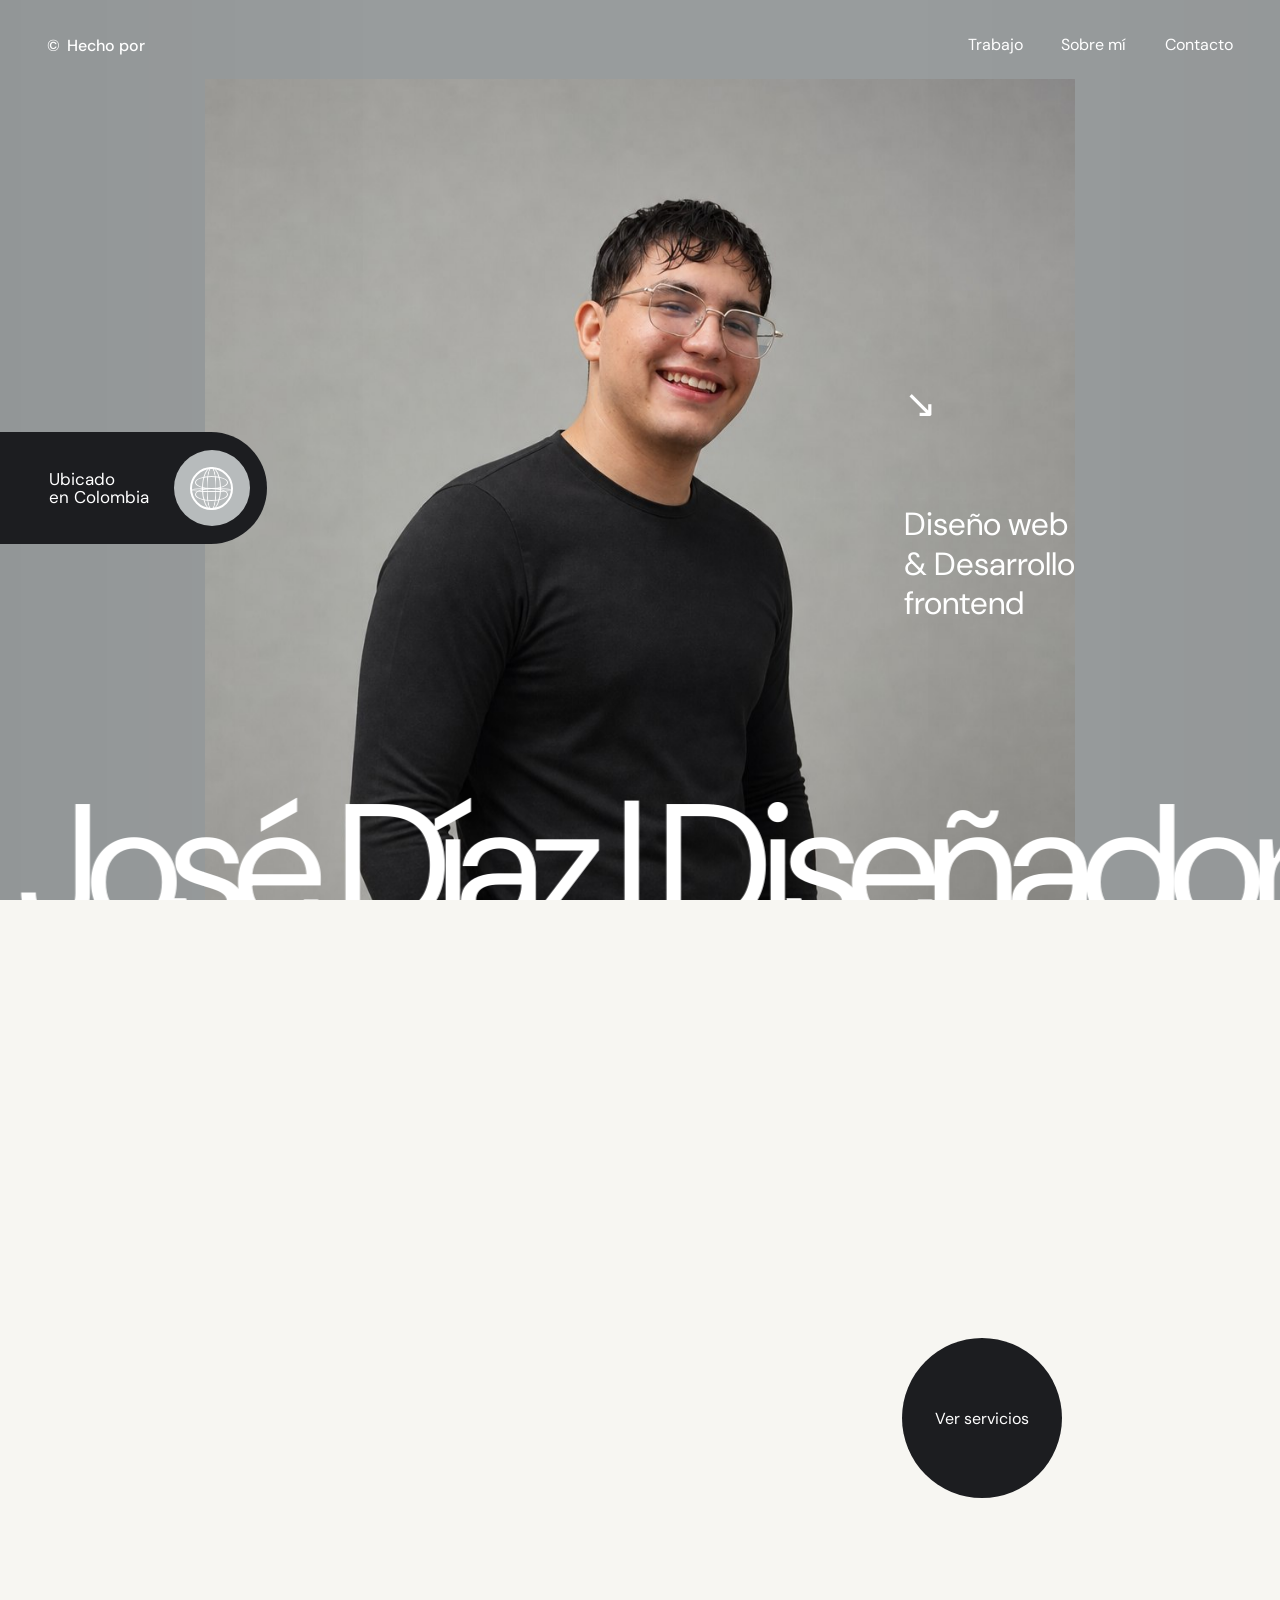
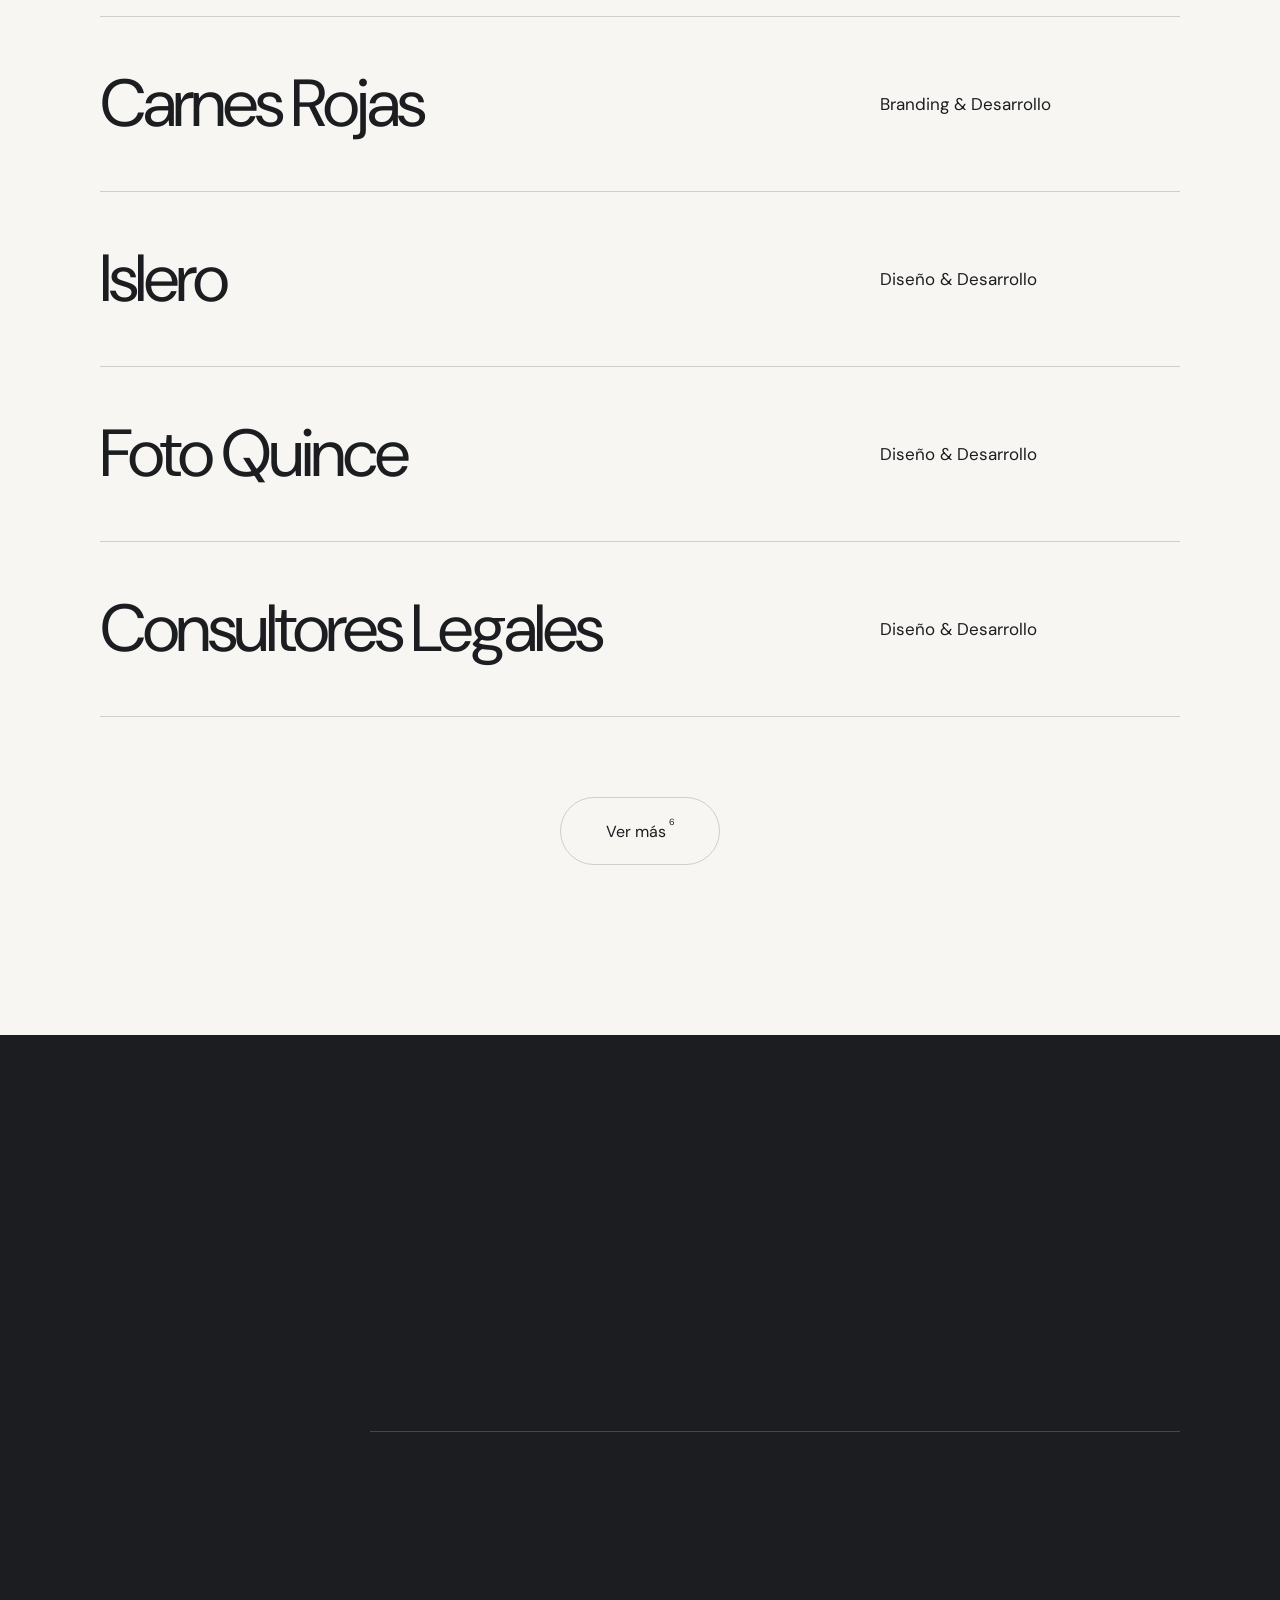
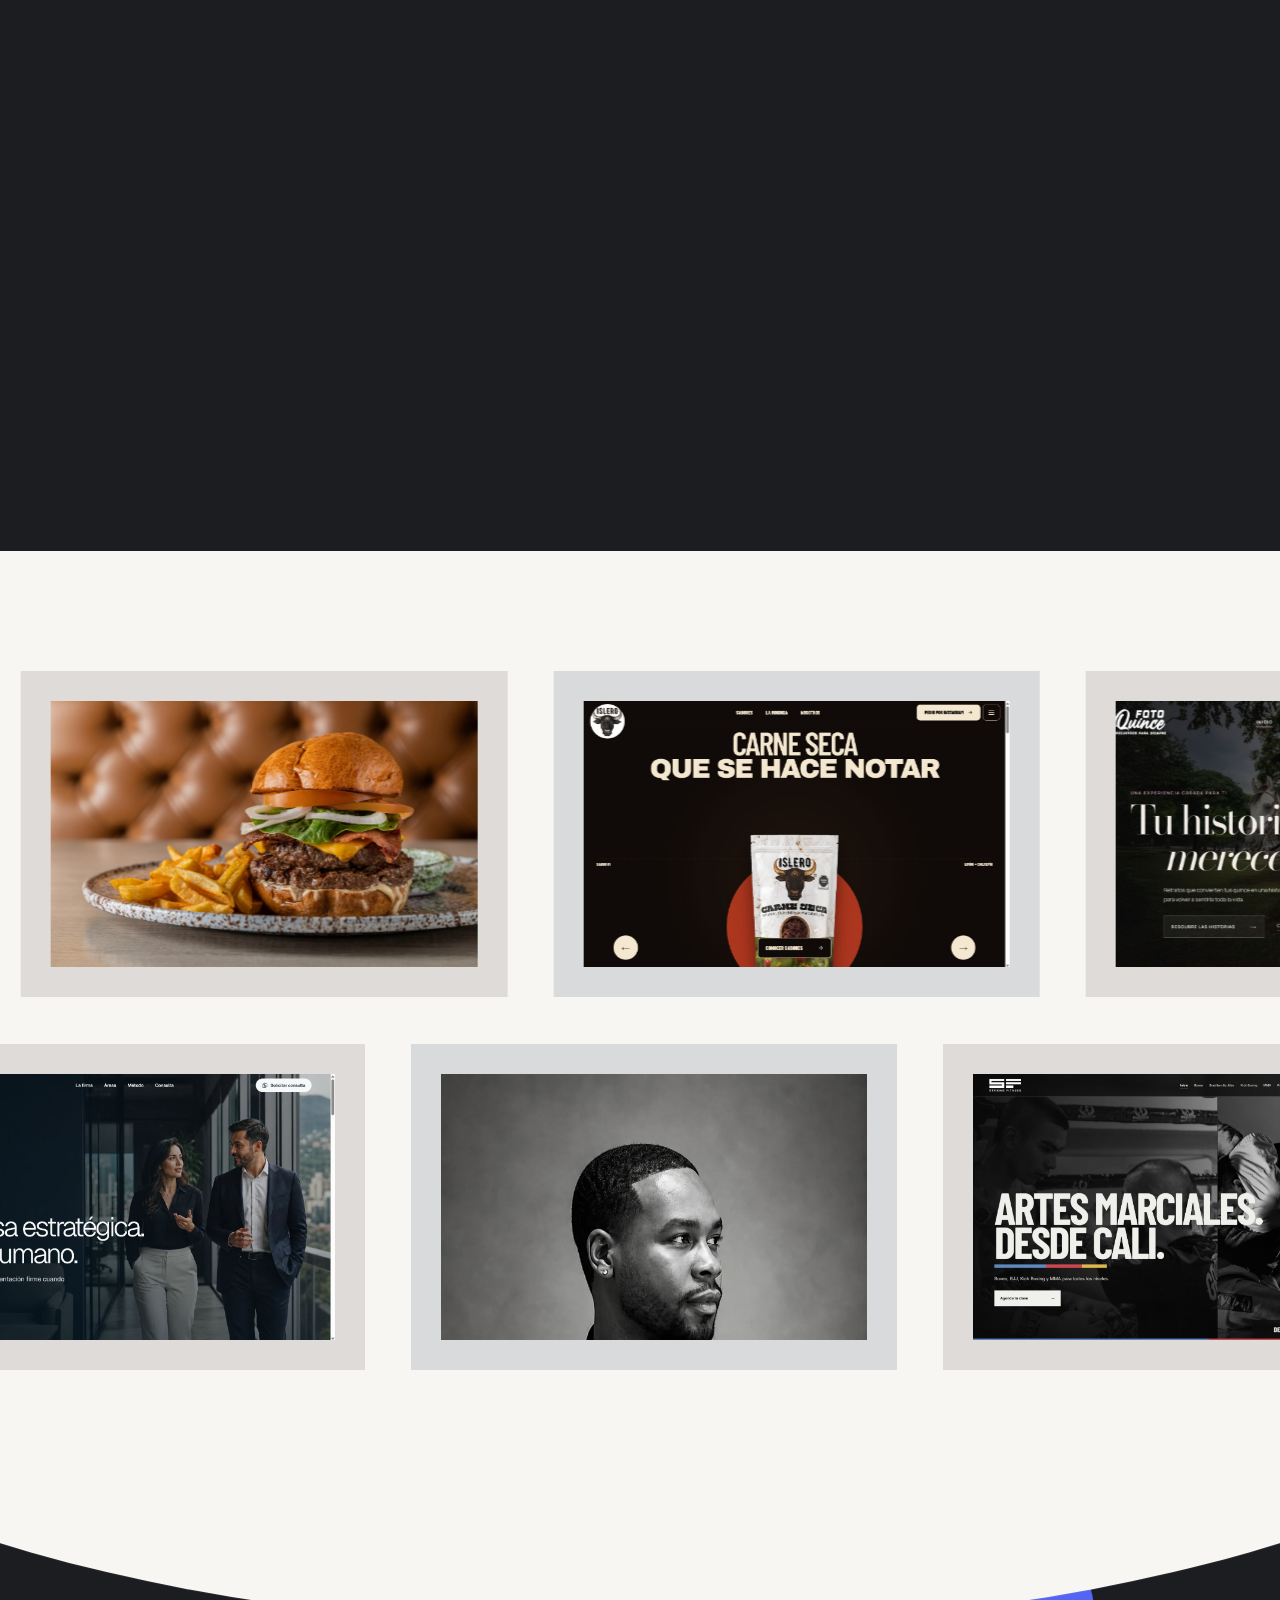
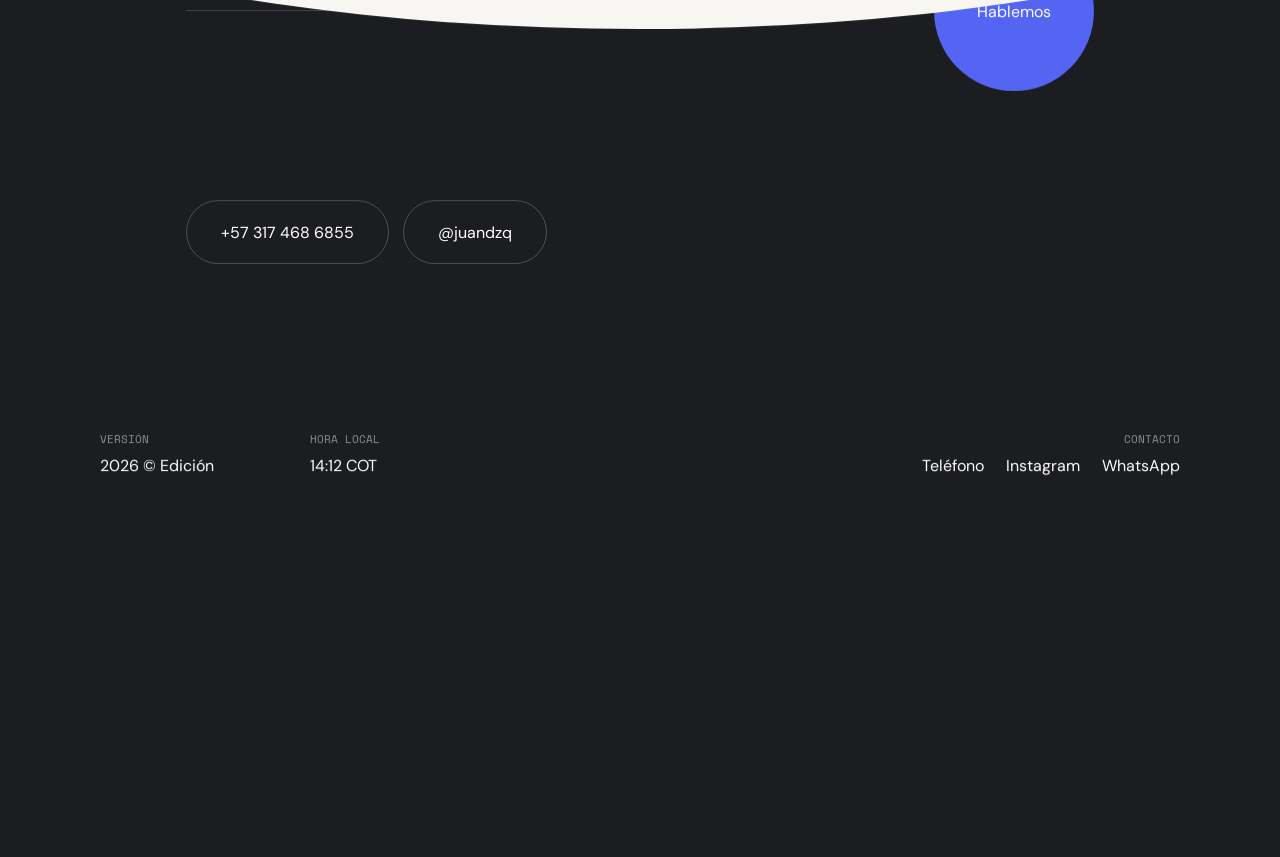
<file: index.html>
<!doctype html>
<html lang="es-CO">
<head>
  <meta charset="UTF-8">
  <meta name="viewport" content="width=device-width, initial-scale=1.0">
  <title>Juan José Díaz | Diseñador web y desarrollador frontend</title>
  <meta name="description" content="Portafolio de Juan José Díaz: diseño web, desarrollo frontend y experiencias digitales responsive para marcas y negocios.">
  <meta name="author" content="Juan José Díaz Quiñones">
  <meta name="robots" content="index, follow, max-image-preview:large">
  <meta name="theme-color" content="#1c1d20">
  <meta name="color-scheme" content="light">
  <meta name="format-detection" content="telephone=no">

  <link rel="canonical" href="https://juandzq.com/">
  <link rel="icon" href="assets/favicon.svg" type="image/svg+xml">
  <link rel="preload" as="image" href="assets/desarrollador-web-colombia-juan-jose-diaz-retrato.jpg" fetchpriority="high">

  <meta property="og:type" content="website">
  <meta property="og:locale" content="es_CO">
  <meta property="og:site_name" content="Juan José Díaz">
  <meta property="og:url" content="https://juandzq.com/">
  <meta property="og:title" content="Juan José Díaz — Diseño web con intención">
  <meta property="og:description" content="Diseño y desarrollo experiencias web rápidas, memorables y creadas para convertir visitas en oportunidades.">
  <meta property="og:image" content="https://juandzq.com/assets/social/juan-jose-diaz-portafolio-og-square-v3.jpg">
  <meta property="og:image:secure_url" content="https://juandzq.com/assets/social/juan-jose-diaz-portafolio-og-square-v3.jpg">
  <meta property="og:image:type" content="image/jpeg">
  <meta property="og:image:width" content="1200">
  <meta property="og:image:height" content="1200">
  <meta property="og:image:alt" content="Tarjeta cuadrada del portafolio de Juan José Díaz, optimizada para Instagram móvil.">
  <meta property="og:image" content="https://juandzq.com/assets/social/juan-jose-diaz-portafolio-og-v2.jpg">
  <meta property="og:image:secure_url" content="https://juandzq.com/assets/social/juan-jose-diaz-portafolio-og-v2.jpg">
  <meta property="og:image:type" content="image/jpeg">
  <meta property="og:image:width" content="1200">
  <meta property="og:image:height" content="630">
  <meta property="og:image:alt" content="Tarjeta panorámica del portafolio de Juan José Díaz.">

  <meta name="twitter:card" content="summary_large_image">
  <meta name="twitter:url" content="https://juandzq.com/">
  <meta name="twitter:title" content="Juan José Díaz — Diseño web con intención">
  <meta name="twitter:description" content="Experiencias web rápidas, memorables y creadas para convertir visitas en oportunidades.">
  <meta name="twitter:image" content="https://juandzq.com/assets/social/juan-jose-diaz-portafolio-og-v2.jpg">
  <meta name="twitter:image:alt" content="Tarjeta del portafolio de Juan José Díaz, diseñador web y desarrollador frontend.">

  <script type="application/ld+json">
    {
      "@context": "https://schema.org",
      "@graph": [
        {
          "@type": "WebSite",
          "@id": "https://juandzq.com/#website",
          "url": "https://juandzq.com/",
          "name": "Juan José Díaz",
          "alternateName": "Juan DZQ",
          "description": "Portafolio y servicios de desarrollo web en Colombia de Juan José Díaz Quiñones.",
          "inLanguage": "es-CO"
        },
        {
          "@type": "ProfilePage",
          "@id": "https://juandzq.com/#profile",
          "url": "https://juandzq.com/",
          "name": "Juan José Díaz | Diseñador web y desarrollador frontend",
          "description": "Portafolio de diseño web y desarrollo frontend de Juan José Díaz Quiñones.",
          "inLanguage": "es-CO",
          "isPartOf": {
            "@id": "https://juandzq.com/#website"
          },
          "mainEntity": {
            "@type": "Person",
            "@id": "https://juandzq.com/#juan-jose-diaz",
            "name": "Juan José Díaz Quiñones",
            "alternateName": "Juan DZQ",
            "jobTitle": "Diseñador web y desarrollador frontend",
            "url": "https://juandzq.com/",
            "image": "https://juandzq.com/assets/desarrollador-web-colombia-juan-jose-diaz.jpg",
            "sameAs": [
              "https://www.instagram.com/juandzq/",
              "https://github.com/JuanLegend"
            ],
            "knowsAbout": [
              "Diseño web",
              "Desarrollo frontend",
              "Experiencia de usuario",
              "Animación web"
            ]
          }
        }
      ]
    }
  </script>
  <link rel="preload" href="assets/fonts/dm-sans-latin.woff2" as="font" type="font/woff2" crossorigin>
  <link rel="stylesheet" href="fonts.css">
  <link rel="stylesheet" href="styles.css">
  <link rel="stylesheet" href="responsive-fixes.css">
  <script src="app.js" defer></script>
</head>
<body>
  <a class="skip-link" href="#contenido">Saltar al contenido</a>

  <div class="loader" aria-hidden="true">
    <div class="loader__dot"></div>
    <div class="loader__words">
      <span>Hola</span><span>Hello</span><span>Bonjour</span><span>Ciao</span><span>Olá</span><span>Bienvenido</span>
    </div>
  </div>

  <aside class="menu" aria-hidden="true">
    <button class="menu__close" type="button" aria-label="Cerrar menú">Cerrar</button>
    <div class="menu__panel">
      <p class="eyebrow">Navegación</p>
      <nav aria-label="Navegación del menú">
        <a href="#inicio"><span>01</span>Inicio</a>
        <a href="#trabajo"><span>02</span>Trabajo</a>
        <a href="#sobre-mi"><span>03</span>Sobre mí</a>
        <a href="#contacto"><span>04</span>Contacto</a>
      </nav>
      <div class="menu__bottom">
        <p class="eyebrow">Encuéntrame</p>
        <div>
          <a href="https://instagram.com/juandzq" target="_blank" rel="noreferrer">Instagram</a>
          <a href="https://wa.me/573174686855" target="_blank" rel="noreferrer">WhatsApp</a>
        </div>
      </div>
    </div>
  </aside>

  <header class="topbar">
    <a class="brand magnetic" href="#inicio">
      <span>©</span>
      <span class="brand__swap"><i>Hecho por</i><i>Juan José</i></span>
      <span class="visually-hidden">Volver al inicio</span>
    </a>
    <nav class="topbar__nav" aria-label="Navegación principal">
      <a class="magnetic" href="#trabajo">Trabajo</a>
      <a class="magnetic" href="#sobre-mi">Sobre mí</a>
      <a class="magnetic" href="#contacto">Contacto</a>
    </nav>
    <button class="menu-button magnetic" type="button" aria-label="Abrir menú" aria-expanded="false">
      <span>Menú</span><i></i><i></i>
    </button>
  </header>

  <main id="contenido">
    <section class="hero" id="inicio">
      <div class="hero__photo">
        <img src="assets/desarrollador-web-colombia-juan-jose-diaz-retrato.jpg" alt="Juan José Díaz, desarrollador web en Colombia" width="1024" height="1536" fetchpriority="high">
      </div>

      <div class="location-pill reveal">
        <span>Ubicado<br>en Colombia</span>
        <div class="globe" aria-label="Mundo animado" role="img">
          <div class="globe__core">
            <i class="globe__equator"></i>
            <i class="globe__latitude globe__latitude--one"></i>
            <i class="globe__latitude globe__latitude--two"></i>
            <i class="globe__longitude globe__longitude--one"></i>
            <i class="globe__longitude globe__longitude--two"></i>
            <i class="globe__longitude globe__longitude--three"></i>
          </div>
        </div>
      </div>

      <div class="hero__role reveal">
        <span class="hero__arrow" aria-hidden="true">↘</span>
        <p>Diseño web<br>& Desarrollo frontend</p>
      </div>

      <div class="name-marquee" aria-label="Juan José Díaz, diseñador web y desarrollador frontend">
        <div class="name-marquee__track">
          <h1>Juan José Díaz | Diseñador web y desarrollador frontend</h1>
          <span class="name-marquee__clone" aria-hidden="true">Juan José Díaz | Diseñador web y desarrollador frontend</span>
        </div>
      </div>
    </section>

    <section class="intro section-pad" id="sobre-mi">
      <div class="intro__statement reveal-lines">
        <h2>Diseño y desarrollo web para marcas que quieren destacar en Colombia.</h2>
      </div>
      <div class="intro__aside reveal">
        <p>Soy desarrollador web en Colombia y convierto ideas en sitios rápidos, responsive y enfocados en presentar mejor cada negocio.</p>
      </div>
      <a class="round-button magnetic" href="diseno-paginas-web-colombia"><span>Ver servicios</span></a>
    </section>

    <section class="projects section-pad" id="trabajo">
      <h2 class="visually-hidden">Proyectos de diseño y desarrollo web</h2>
      <div class="project-list" id="project-list" aria-label="Selección de proyectos de Juan José">
        <a class="project" href="https://carnes-de-res-rojas.vercel.app/" target="_blank" rel="noreferrer" data-image="assets/projects/carnes-rojas.png">
          <div class="project__row"><h3>Carnes Rojas</h3><p>Branding & Desarrollo</p></div>
        </a>
        <a class="project" href="https://islero-carne-seca.vercel.app/" target="_blank" rel="noreferrer" data-image="assets/projects/islero-carne-seca.png">
          <div class="project__row"><h3>Islero</h3><p>Diseño & Desarrollo</p></div>
        </a>
        <a class="project" href="https://foto-quince-cali.vercel.app/" target="_blank" rel="noreferrer" data-image="assets/projects/foto-quince.png">
          <div class="project__row"><h3>Foto Quince</h3><p>Diseño & Desarrollo</p></div>
        </a>
        <a class="project" href="https://consultores-legales-eb.vercel.app/" target="_blank" rel="noreferrer" data-image="assets/projects/consultores-legales-eb.png">
          <div class="project__row"><h3>Consultores Legales</h3><p>Diseño & Desarrollo</p></div>
        </a>
        <a class="project project--extra" href="https://calisto-burger-bbq.vercel.app/" target="_blank" rel="noreferrer" data-image="assets/projects/calisto-burger-bbq.webp">
          <div class="project__row"><h3>Calisto Burger</h3><p>Dirección & Desarrollo</p></div>
        </a>
        <a class="project project--extra" href="https://juanlegend.github.io/striking-fitness/" target="_blank" rel="noreferrer" data-image="assets/projects/striking-fitness.png">
          <div class="project__row"><h3>Striking Fitness</h3><p>Diseño & Desarrollo</p></div>
        </a>
        <a class="project project--extra" href="https://bayron-garcia-portfolio.vercel.app/" target="_blank" rel="noreferrer" data-image="assets/projects/bayron-garcia-editorial.webp">
          <div class="project__row"><h3>Bayron García</h3><p>Dirección & Desarrollo</p></div>
        </a>
        <a class="project project--extra" href="https://el-rancho-de-jonas.vercel.app/" target="_blank" rel="noreferrer" data-image="assets/projects/rancho-jonas.png">
          <div class="project__row"><h3>Rancho de Jonás</h3><p>UX & Desarrollo</p></div>
        </a>
        <a class="project project--extra" href="https://dr-juan-solis-landing.vercel.app/" target="_blank" rel="noreferrer" data-image="assets/projects/doctor-juan-solis.png">
          <div class="project__row"><h3>Dr. Juan Solís</h3><p>Diseño & Desarrollo</p></div>
        </a>
        <a class="project project--extra" href="#inicio" data-image="assets/projects/portfolio-juan.png">
          <div class="project__row"><h3>Juan José</h3><p>Dirección & Frontend</p></div>
        </a>
      </div>

      <div class="project-preview" aria-hidden="true">
        <div class="project-preview__art"></div><div class="project-preview__button">Ver</div>
      </div>

      <div class="project-cards" id="project-cards">
        <a class="project-card" href="https://carnes-de-res-rojas.vercel.app/" target="_blank" rel="noreferrer"><img src="assets/projects/carnes-rojas.png" alt="Portada del proyecto Carnes Rojas" width="1440" height="900" loading="lazy"><h3>Carnes Rojas</h3><p>Branding & Desarrollo</p></a>
        <a class="project-card" href="https://islero-carne-seca.vercel.app/" target="_blank" rel="noreferrer"><img src="assets/projects/islero-carne-seca.png" alt="Portada del proyecto Islero Carne Seca" width="1440" height="900" loading="lazy"><h3>Islero</h3><p>Diseño & Desarrollo</p></a>
        <a class="project-card" href="https://foto-quince-cali.vercel.app/" target="_blank" rel="noreferrer"><img src="assets/projects/foto-quince.png" alt="Portada del proyecto Foto Quince Cali" width="1440" height="900" loading="lazy"><h3>Foto Quince</h3><p>Diseño & Desarrollo</p></a>
        <a class="project-card" href="https://consultores-legales-eb.vercel.app/" target="_blank" rel="noreferrer"><img src="assets/projects/consultores-legales-eb.png" alt="Portada del proyecto Consultores Legales EB" width="1440" height="900" loading="lazy"><h3>Consultores Legales</h3><p>Diseño & Desarrollo</p></a>
        <a class="project-card project-card--extra" href="https://calisto-burger-bbq.vercel.app/" target="_blank" rel="noreferrer"><img src="assets/projects/calisto-burger-bbq.webp" alt="Portada del proyecto Calisto Burger & BBQ" width="2100" height="1400" loading="lazy"><h3>Calisto Burger</h3><p>Dirección & Desarrollo</p></a>
        <a class="project-card project-card--extra" href="https://juanlegend.github.io/striking-fitness/" target="_blank" rel="noreferrer"><img src="assets/projects/striking-fitness.png" alt="Portada del proyecto Striking Fitness" width="1440" height="900" loading="lazy"><h3>Striking Fitness</h3><p>Diseño & Desarrollo</p></a>
        <a class="project-card project-card--extra" href="https://bayron-garcia-portfolio.vercel.app/" target="_blank" rel="noreferrer"><img src="assets/projects/bayron-garcia-editorial.webp" alt="Nueva portada editorial del proyecto Bayron García" width="1440" height="900" loading="lazy"><h3>Bayron García</h3><p>Dirección & Desarrollo</p></a>
        <a class="project-card project-card--extra" href="https://el-rancho-de-jonas.vercel.app/" target="_blank" rel="noreferrer"><img src="assets/projects/rancho-jonas.png" alt="Portada del proyecto El Rancho de Jonás" width="1440" height="900" loading="lazy"><h3>Rancho de Jonás</h3><p>UX & Desarrollo</p></a>
        <a class="project-card project-card--extra" href="https://dr-juan-solis-landing.vercel.app/" target="_blank" rel="noreferrer"><img src="assets/projects/doctor-juan-solis.png" alt="Portada del proyecto Dr. Juan Solís" width="1440" height="900" loading="lazy"><h3>Dr. Juan Solís</h3><p>Diseño & Desarrollo</p></a>
        <a class="project-card project-card--extra" href="#inicio"><img src="assets/projects/portfolio-juan.png" alt="Portada del portafolio de Juan José" width="1440" height="900" loading="lazy"><h3>Juan José</h3><p>Dirección & Frontend</p></a>
      </div>

      <button class="more-work magnetic" type="button" aria-expanded="false" aria-controls="project-list project-cards">
        <span class="more-work__fill" aria-hidden="true"></span>
        <span class="more-work__label"><span class="more-work__text">Ver más</span><sup class="more-work__count">6</sup></span>
      </button>
    </section>

    <section class="services section-pad">
      <div class="section-heading section-heading--clean reveal"><h2>De la idea<br>al navegador.</h2></div>
      <div class="services__list">
        <article class="reveal"><span>01</span><h3><a href="diseno-paginas-web-colombia">Diseño web</a></h3><p>Dirección visual, UX, interfaces responsive y sistemas que conservan su identidad en cada pantalla.</p></article>
        <article class="reveal"><span>02</span><h3><a href="desarrollador-web-colombia">Desarrollo frontend</a></h3><p>Experiencias rápidas y mantenibles con HTML semántico, CSS moderno y JavaScript orientado al detalle.</p></article>
        <article class="reveal"><span>03</span><h3><a href="tiendas-virtuales-colombia">Tiendas virtuales</a></h3><p>Catálogos, pagos y experiencias de compra adaptadas al producto, al cliente y a la operación del negocio.</p></article>
      </div>
    </section>

    <section class="showcase" aria-label="Galería en movimiento de proyectos">
      <div class="showcase__viewport">
        <div class="showcase__track showcase__track--forward">
          <a href="https://carnes-de-res-rojas.vercel.app/" target="_blank" rel="noreferrer"><img src="assets/projects/carnes-rojas.png" alt="Carnes Rojas" width="1440" height="900" loading="lazy"><span>Carnes Rojas</span></a>
          <a href="https://calisto-burger-bbq.vercel.app/" target="_blank" rel="noreferrer"><img src="assets/projects/calisto-burger-bbq.webp" alt="Calisto Burger & BBQ" width="2100" height="1400" loading="lazy"><span>Calisto Burger</span></a>
          <a href="https://islero-carne-seca.vercel.app/" target="_blank" rel="noreferrer"><img src="assets/projects/islero-carne-seca.png" alt="Islero Carne Seca" width="1440" height="900" loading="lazy"><span>Islero</span></a>
          <a href="https://foto-quince-cali.vercel.app/" target="_blank" rel="noreferrer"><img src="assets/projects/foto-quince.png" alt="Foto Quince" width="1440" height="900" loading="lazy"><span>Foto Quince</span></a>
          <a href="https://consultores-legales-eb.vercel.app/" target="_blank" rel="noreferrer"><img src="assets/projects/consultores-legales-eb.png" alt="Consultores Legales EB" width="1440" height="900" loading="lazy"><span>Consultores Legales</span></a>
          <a href="https://juanlegend.github.io/striking-fitness/" target="_blank" rel="noreferrer"><img src="assets/projects/striking-fitness.png" alt="Striking Fitness" width="1440" height="900" loading="lazy"><span>Striking Fitness</span></a>
          <a href="https://bayron-garcia-portfolio.vercel.app/" target="_blank" rel="noreferrer"><img src="assets/projects/bayron-garcia-editorial.webp" alt="Bayron García" width="1440" height="900" loading="lazy"><span>Bayron García</span></a>
          <a href="https://el-rancho-de-jonas.vercel.app/" target="_blank" rel="noreferrer"><img src="assets/projects/rancho-jonas.png" alt="El Rancho de Jonás" width="1440" height="900" loading="lazy"><span>Rancho de Jonás</span></a>
          <a href="https://dr-juan-solis-landing.vercel.app/" target="_blank" rel="noreferrer"><img src="assets/projects/doctor-juan-solis.png" alt="Dr. Juan Solís" width="1440" height="900" loading="lazy"><span>Dr. Juan Solís</span></a>
        </div>
        <div class="showcase__track showcase__track--reverse">
          <a href="#inicio"><img src="assets/projects/portfolio-juan.png" alt="Portafolio Juan José" width="1440" height="900" loading="lazy"><span>Juan José</span></a>
          <a href="https://islero-carne-seca.vercel.app/" target="_blank" rel="noreferrer"><img src="assets/projects/islero-carne-seca.png" alt="Islero Carne Seca" width="1440" height="900" loading="lazy"><span>Islero</span></a>
          <a href="https://dr-juan-solis-landing.vercel.app/" target="_blank" rel="noreferrer"><img src="assets/projects/doctor-juan-solis.png" alt="Dr. Juan Solís" width="1440" height="900" loading="lazy"><span>Dr. Juan Solís</span></a>
          <a href="https://consultores-legales-eb.vercel.app/" target="_blank" rel="noreferrer"><img src="assets/projects/consultores-legales-eb.png" alt="Consultores Legales EB" width="1440" height="900" loading="lazy"><span>Consultores Legales</span></a>
          <a href="https://bayron-garcia-portfolio.vercel.app/" target="_blank" rel="noreferrer"><img src="assets/projects/bayron-garcia-editorial.webp" alt="Bayron García" width="1440" height="900" loading="lazy"><span>Bayron García</span></a>
          <a href="https://juanlegend.github.io/striking-fitness/" target="_blank" rel="noreferrer"><img src="assets/projects/striking-fitness.png" alt="Striking Fitness" width="1440" height="900" loading="lazy"><span>Striking Fitness</span></a>
          <a href="https://el-rancho-de-jonas.vercel.app/" target="_blank" rel="noreferrer"><img src="assets/projects/rancho-jonas.png" alt="El Rancho de Jonás" width="1440" height="900" loading="lazy"><span>Rancho de Jonás</span></a>
          <a href="https://calisto-burger-bbq.vercel.app/" target="_blank" rel="noreferrer"><img src="assets/projects/calisto-burger-bbq.webp" alt="Calisto Burger & BBQ" width="2100" height="1400" loading="lazy"><span>Calisto Burger</span></a>
          <a href="https://foto-quince-cali.vercel.app/" target="_blank" rel="noreferrer"><img src="assets/projects/foto-quince.png" alt="Foto Quince" width="1440" height="900" loading="lazy"><span>Foto Quince</span></a>
        </div>
      </div>
    </section>

    <section class="contact" id="contacto">
      <div class="contact__curve-wrap" aria-hidden="true">
        <div class="contact__curve"></div>
      </div>
      <div class="contact__inner section-pad">
        <div class="contact__title reveal">
          <img src="assets/desarrollador-web-colombia-juan-jose-diaz-retrato.jpg" alt="Juan José Díaz, diseñador y desarrollador web" width="1024" height="1536" loading="lazy">
          <h2>Trabajemos<br>juntos</h2>
        </div>
        <div class="contact__rule">
          <span class="contact__arrow" aria-hidden="true">↙</span>
          <a class="round-button round-button--blue magnetic" href="https://instagram.com/juandzq" target="_blank" rel="noreferrer"><span>Hablemos</span></a>
        </div>
        <div class="contact__links">
          <a class="pill magnetic" href="tel:+573174686855">+57 317 468 6855</a>
          <a class="pill magnetic" href="https://instagram.com/juandzq" target="_blank" rel="noreferrer">@juandzq</a>
        </div>
        <div class="contact__meta">
          <div><p class="eyebrow">Versión</p><p>2026 © Edición</p></div>
          <div><p class="eyebrow">Hora local</p><p id="local-time">--:-- COT</p></div>
          <div class="contact__social"><p class="eyebrow">Contacto</p><p><a href="tel:+573174686855">Teléfono</a><a href="https://instagram.com/juandzq" target="_blank" rel="noreferrer">Instagram</a><a href="https://wa.me/573174686855" target="_blank" rel="noreferrer">WhatsApp</a></p></div>
        </div>
      </div>
    </section>
  </main>
</body>
</html>
</file>
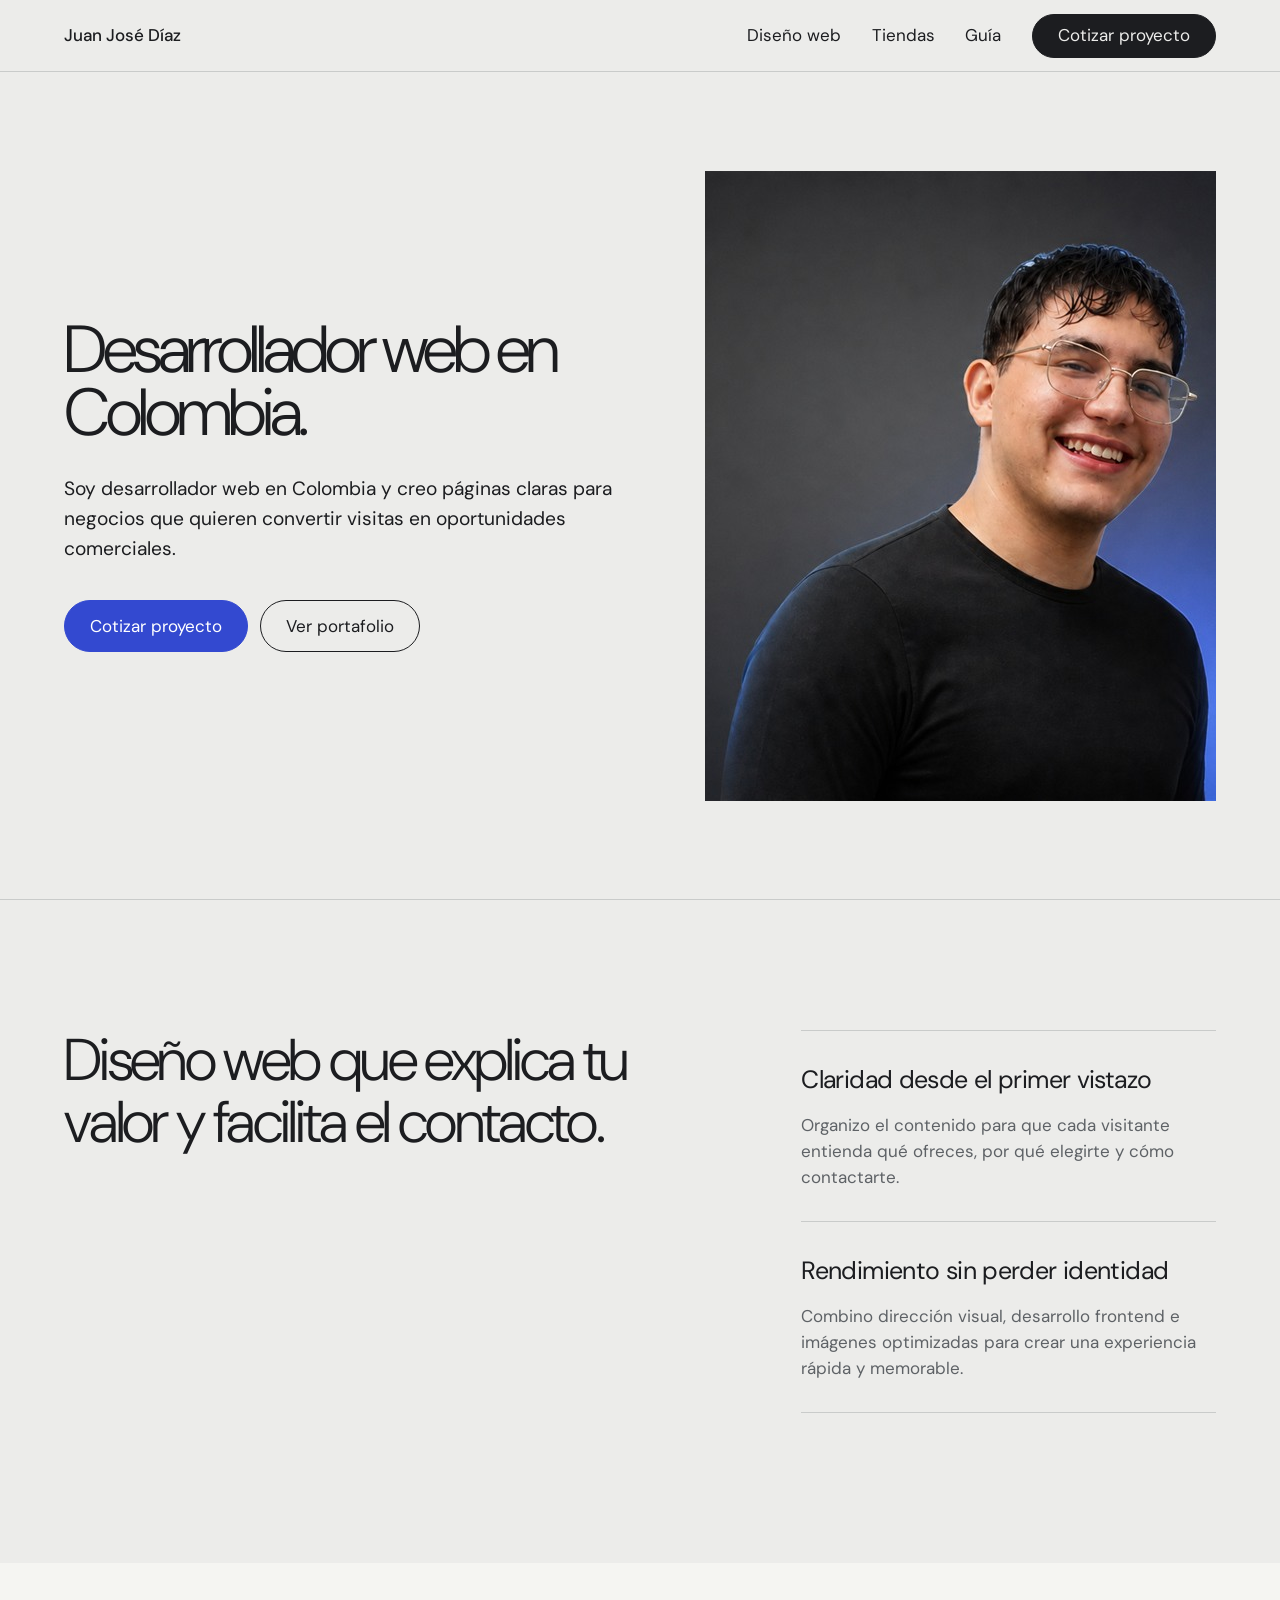
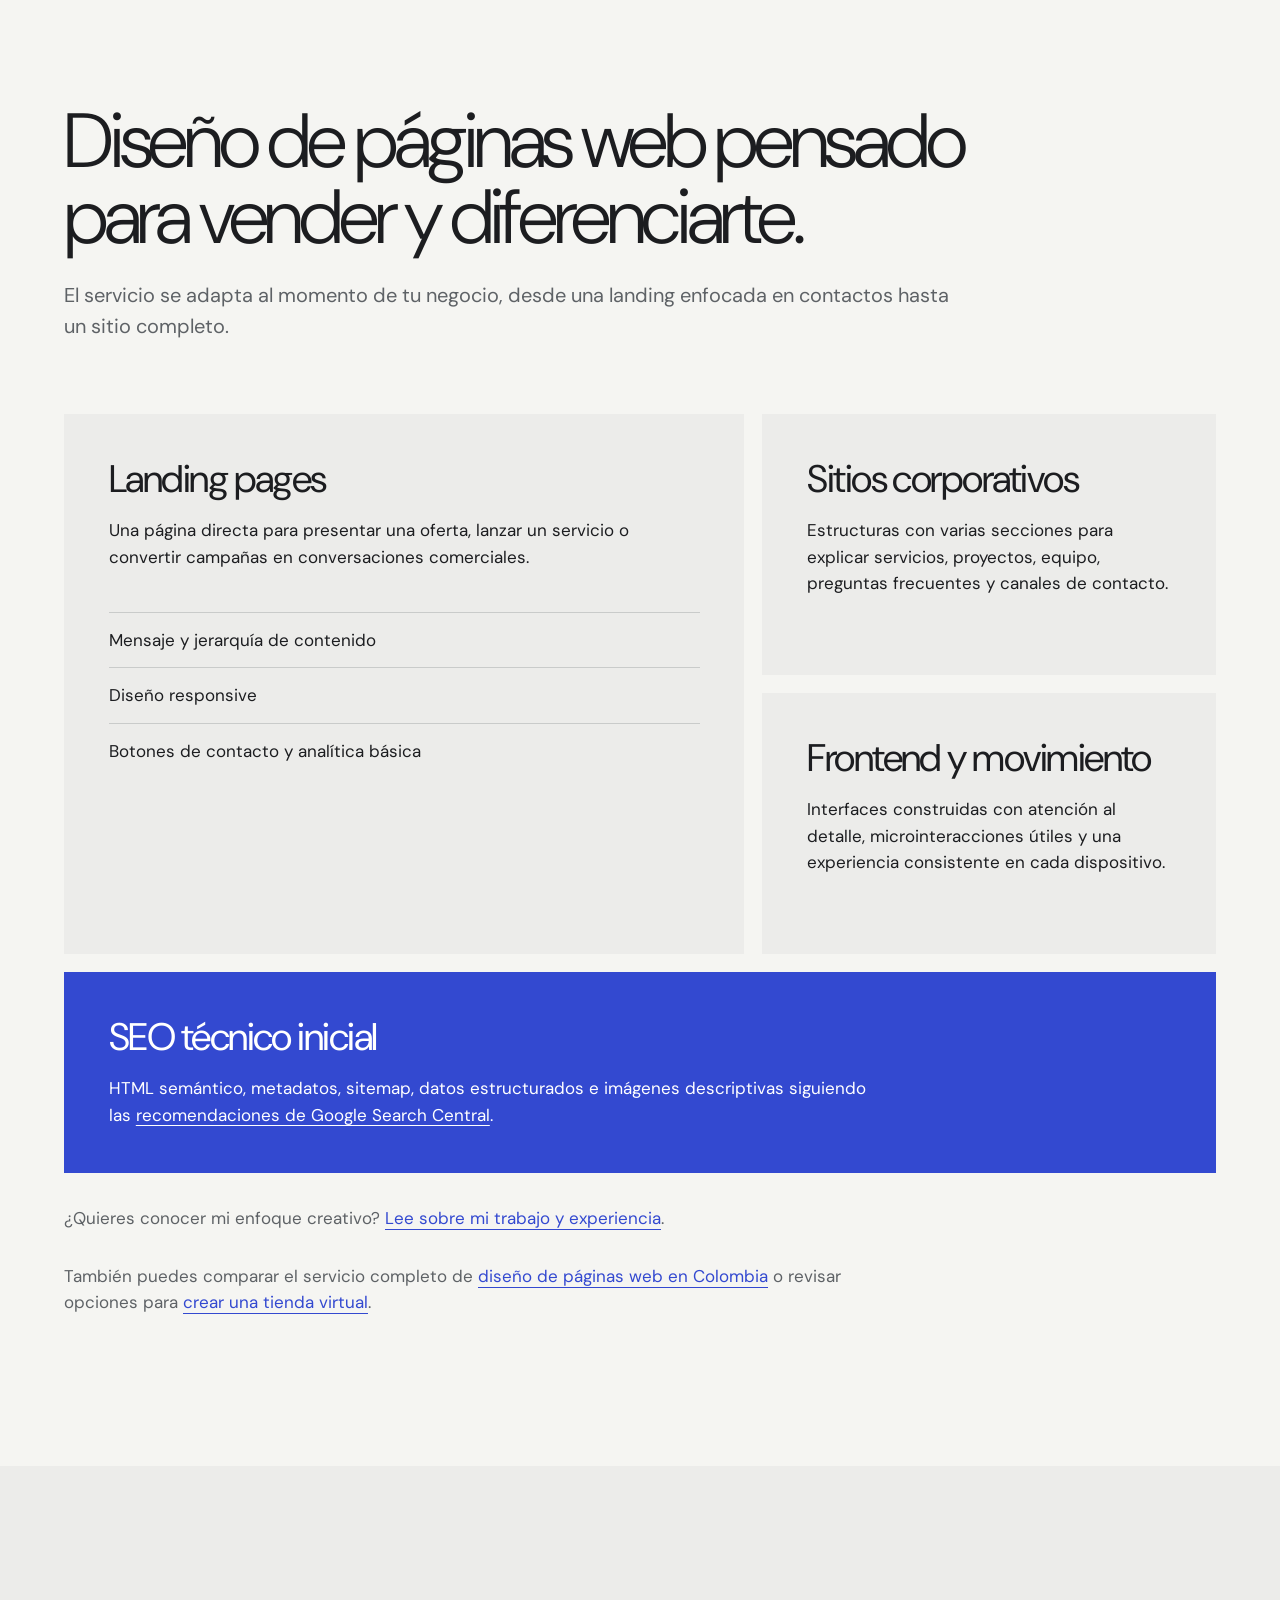
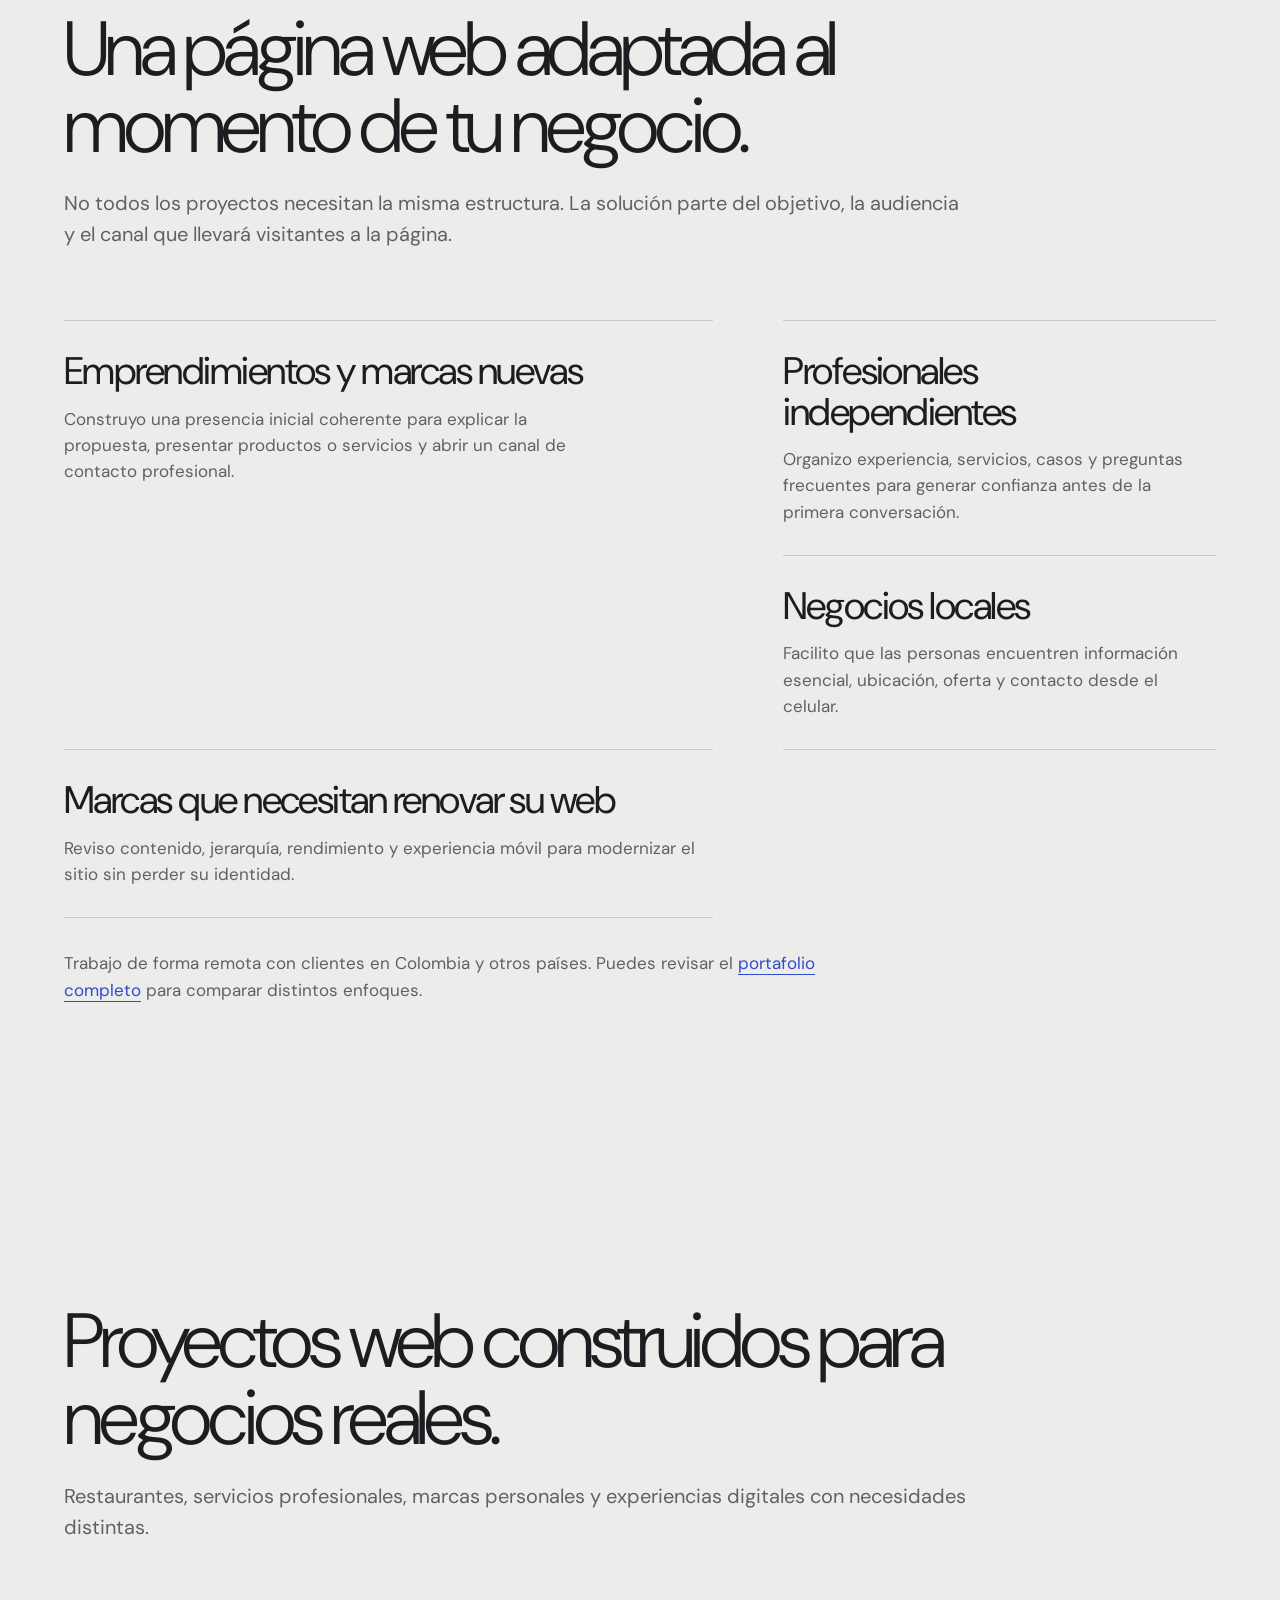
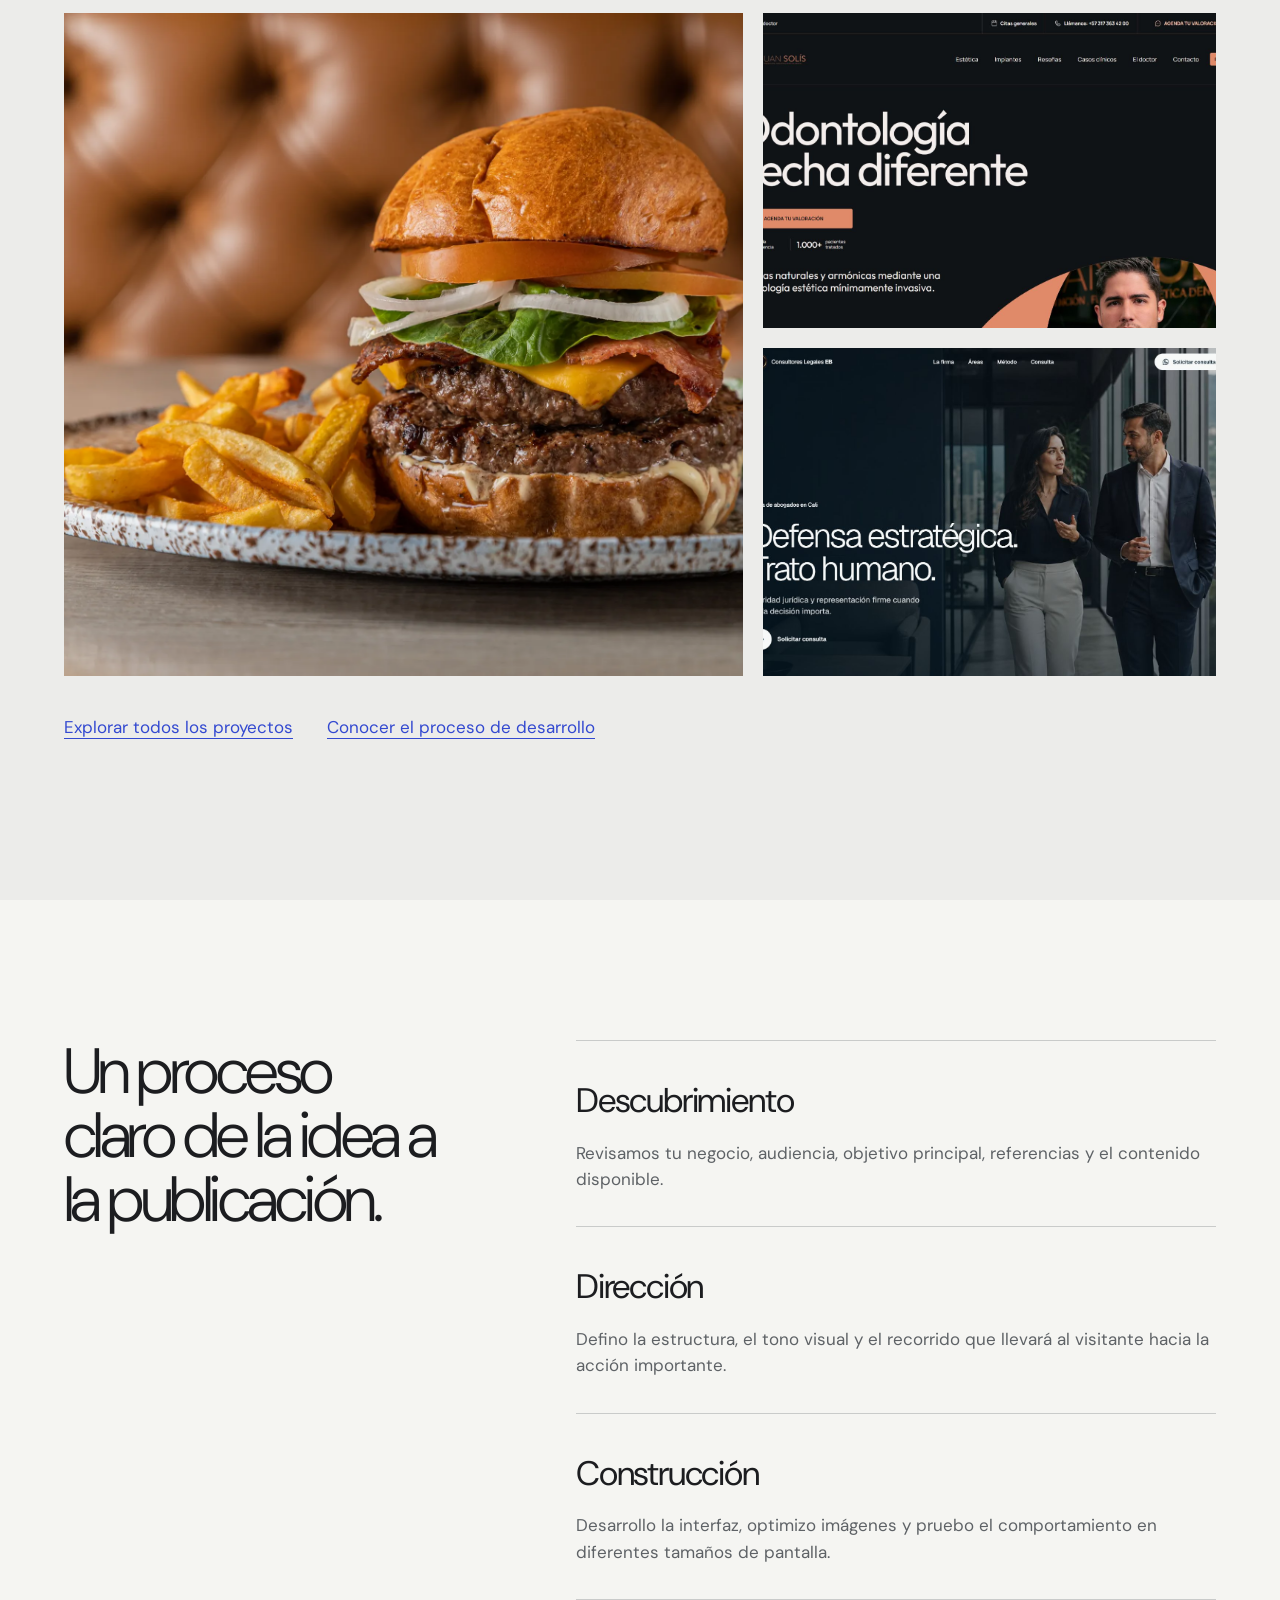
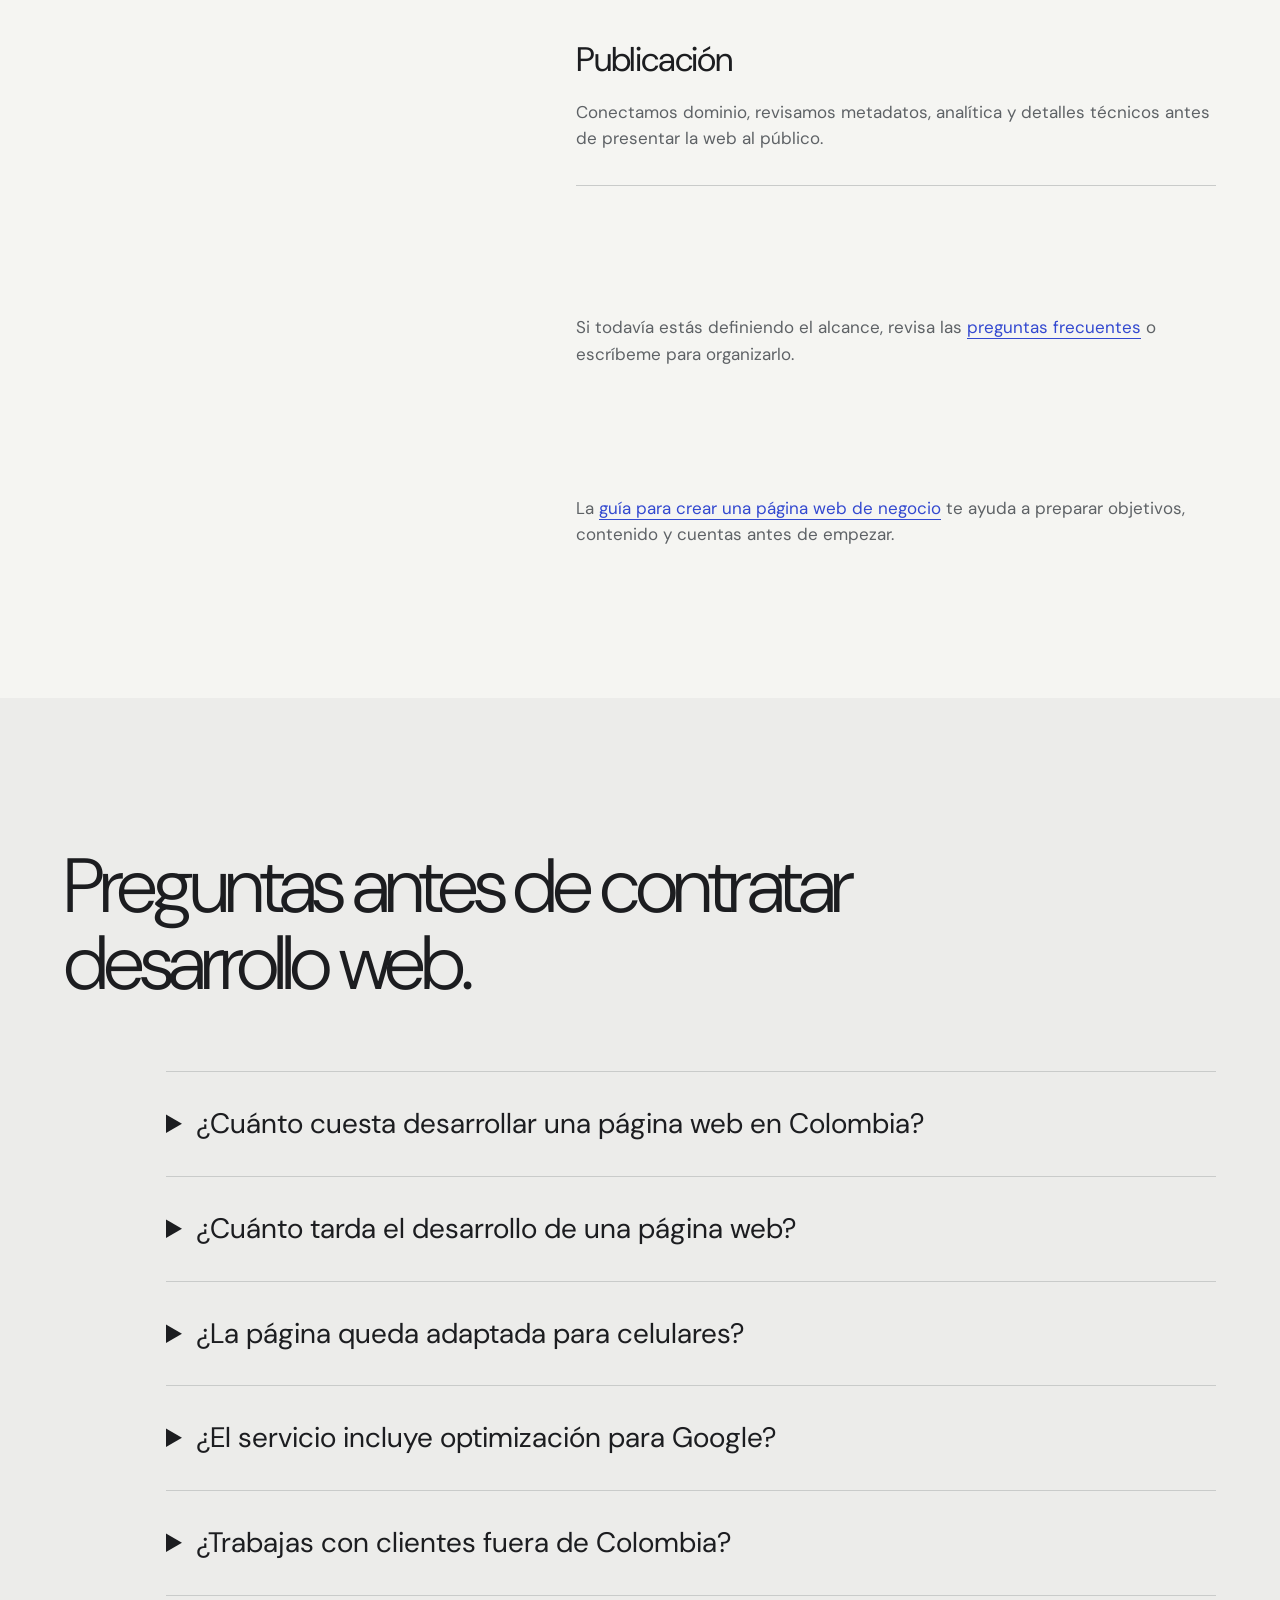
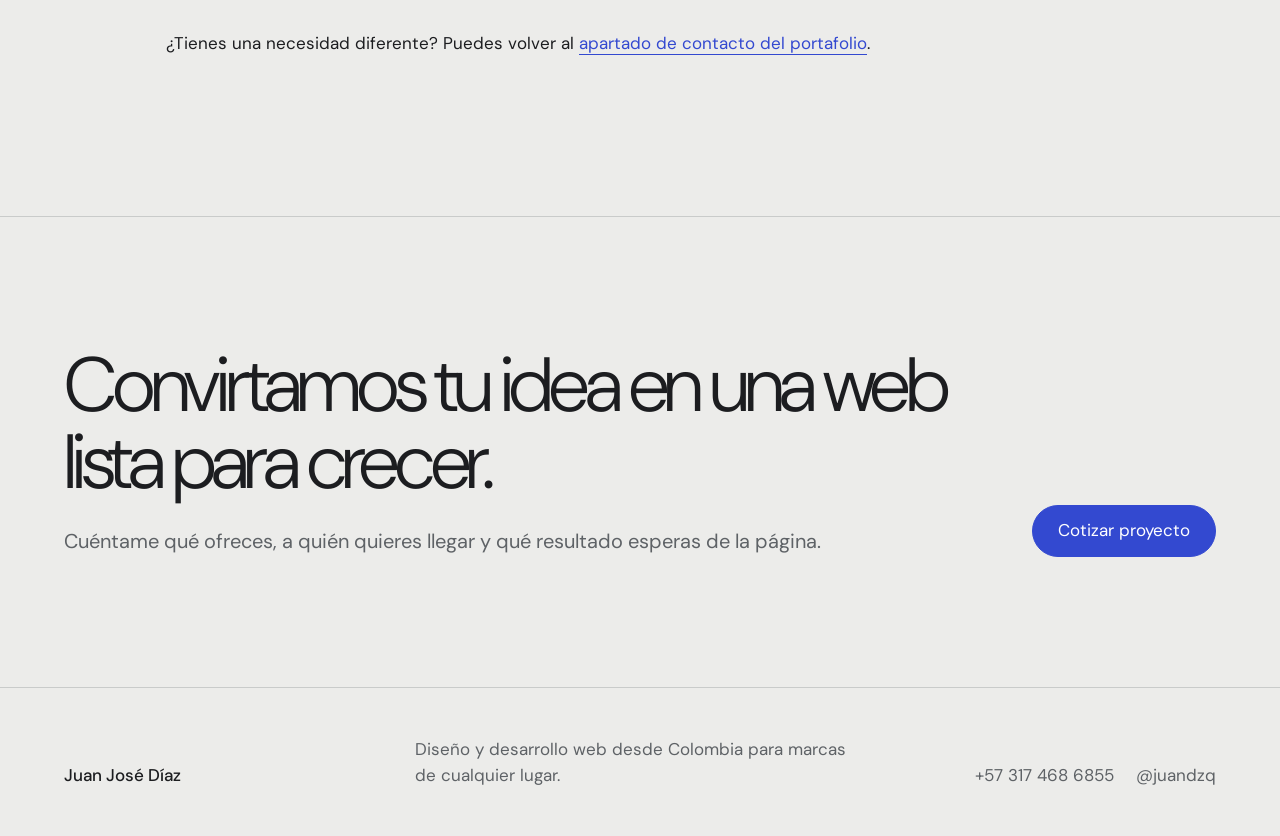
<file: desarrollador-web-colombia/index.html>
<!doctype html>
<html lang="es-CO">
<head>
  <meta charset="UTF-8">
  <meta name="viewport" content="width=device-width, initial-scale=1.0">
  <title>Desarrollador web en Colombia | Juan José Díaz</title>
  <meta name="description" content="Desarrollador web en Colombia para marcas y negocios que necesitan páginas rápidas, atractivas y enfocadas en convertir visitas en clientes.">
  <meta name="author" content="Juan José Díaz Quiñones">
  <meta name="robots" content="index, follow, max-image-preview:large">
  <meta name="theme-color" content="#ececea">
  <link rel="canonical" href="https://juandzq.com/desarrollador-web-colombia">
  <link rel="icon" href="../assets/favicon.svg" type="image/svg+xml">
  <link rel="preload" as="image" href="../assets/desarrollador-web-colombia-juan-jose-diaz.jpg" fetchpriority="high">

  <meta property="og:type" content="website">
  <meta property="og:locale" content="es_CO">
  <meta property="og:site_name" content="Juan José Díaz">
  <meta property="og:url" content="https://juandzq.com/desarrollador-web-colombia">
  <meta property="og:title" content="Desarrollador web en Colombia | Juan José Díaz">
  <meta property="og:description" content="Diseño y desarrollo páginas web rápidas, responsive y preparadas para presentar mejor tu negocio.">
  <meta property="og:image" content="https://juandzq.com/assets/social/juan-jose-diaz-portafolio-og-square-v3.jpg">
  <meta property="og:image:secure_url" content="https://juandzq.com/assets/social/juan-jose-diaz-portafolio-og-square-v3.jpg">
  <meta property="og:image:type" content="image/jpeg">
  <meta property="og:image:width" content="1200">
  <meta property="og:image:height" content="1200">
  <meta property="og:image:alt" content="Tarjeta cuadrada de Juan José Díaz, desarrollador web en Colombia">
  <meta property="og:image" content="https://juandzq.com/assets/social/juan-jose-diaz-portafolio-og-v2.jpg">
  <meta property="og:image:secure_url" content="https://juandzq.com/assets/social/juan-jose-diaz-portafolio-og-v2.jpg">
  <meta property="og:image:type" content="image/jpeg">
  <meta property="og:image:width" content="1200">
  <meta property="og:image:height" content="630">
  <meta property="og:image:alt" content="Tarjeta panorámica de Juan José Díaz, desarrollador web en Colombia">

  <meta name="twitter:card" content="summary_large_image">
  <meta name="twitter:title" content="Desarrollador web en Colombia | Juan José Díaz">
  <meta name="twitter:description" content="Páginas web rápidas, atractivas y enfocadas en convertir visitas en oportunidades para tu negocio.">
  <meta name="twitter:image" content="https://juandzq.com/assets/social/juan-jose-diaz-portafolio-og-v2.jpg">
  <meta name="twitter:image:alt" content="Juan José Díaz, diseñador web y desarrollador frontend en Colombia">

  <script type="application/ld+json">
    {
      "@context": "https://schema.org",
      "@graph": [
        {
          "@type": "WebPage",
          "@id": "https://juandzq.com/desarrollador-web-colombia#webpage",
          "url": "https://juandzq.com/desarrollador-web-colombia",
          "name": "Desarrollador web en Colombia | Juan José Díaz",
          "description": "Servicio de diseño y desarrollo web para marcas y negocios en Colombia.",
          "inLanguage": "es-CO",
          "breadcrumb": { "@id": "https://juandzq.com/desarrollador-web-colombia#breadcrumb" },
          "mainEntity": { "@id": "https://juandzq.com/desarrollador-web-colombia#service" }
        },
        {
          "@type": "BreadcrumbList",
          "@id": "https://juandzq.com/desarrollador-web-colombia#breadcrumb",
          "itemListElement": [
            {
              "@type": "ListItem",
              "position": 1,
              "name": "Portafolio",
              "item": "https://juandzq.com/"
            },
            {
              "@type": "ListItem",
              "position": 2,
              "name": "Desarrollador web en Colombia",
              "item": "https://juandzq.com/desarrollador-web-colombia"
            }
          ]
        },
        {
          "@type": "Service",
          "@id": "https://juandzq.com/desarrollador-web-colombia#service",
          "name": "Diseño y desarrollo web en Colombia",
          "serviceType": "Diseño y desarrollo de páginas web",
          "description": "Creación de páginas web responsive, rápidas y adaptadas a la identidad y los objetivos comerciales de cada negocio.",
          "provider": { "@id": "https://juandzq.com/#juan-jose-diaz" },
          "areaServed": {
            "@type": "Country",
            "name": "Colombia"
          },
          "audience": {
            "@type": "BusinessAudience",
            "audienceType": "Marcas, profesionales independientes, emprendimientos y empresas"
          }
        },
        {
          "@type": "Person",
          "@id": "https://juandzq.com/#juan-jose-diaz",
          "name": "Juan José Díaz Quiñones",
          "jobTitle": "Desarrollador web en Colombia",
          "url": "https://juandzq.com/",
          "image": "https://juandzq.com/assets/desarrollador-web-colombia-juan-jose-diaz.jpg",
          "telephone": "+573174686855",
          "sameAs": [
            "https://www.instagram.com/juandzq/",
            "https://github.com/JuanLegend"
          ]
        },
        {
          "@type": "FAQPage",
          "@id": "https://juandzq.com/desarrollador-web-colombia#faq",
          "mainEntity": [
            {
              "@type": "Question",
              "name": "¿Cuánto cuesta desarrollar una página web en Colombia?",
              "acceptedAnswer": {
                "@type": "Answer",
                "text": "El valor depende del número de secciones, las funciones, el contenido y el nivel de diseño. Cada proyecto recibe una cotización clara después de una conversación breve sobre sus objetivos."
              }
            },
            {
              "@type": "Question",
              "name": "¿Cuánto tarda el desarrollo de una página web?",
              "acceptedAnswer": {
                "@type": "Answer",
                "text": "Una landing page puede completarse más rápido que un sitio con varias páginas e integraciones. El cronograma se define antes de empezar y depende de que el contenido y las aprobaciones estén disponibles."
              }
            },
            {
              "@type": "Question",
              "name": "¿La página queda adaptada para celulares?",
              "acceptedAnswer": {
                "@type": "Answer",
                "text": "Sí. Cada interfaz se diseña y prueba para celulares, tabletas y computadores, con navegación clara, contenido legible e imágenes adaptadas a cada pantalla."
              }
            },
            {
              "@type": "Question",
              "name": "¿El servicio incluye optimización para Google?",
              "acceptedAnswer": {
                "@type": "Answer",
                "text": "Incluye una base de SEO técnico: estructura semántica, metadatos, imágenes descriptivas, rendimiento, sitemap y datos estructurados cuando son pertinentes. El posicionamiento también requiere contenido, autoridad y seguimiento continuo."
              }
            },
            {
              "@type": "Question",
              "name": "¿Trabajas con clientes fuera de Colombia?",
              "acceptedAnswer": {
                "@type": "Answer",
                "text": "Sí. El proceso puede realizarse de forma remota con reuniones y revisiones en línea para clientes de Colombia y otros países."
              }
            }
          ]
        }
      ]
    }
  </script>

  <link rel="preload" href="../assets/fonts/dm-sans-latin.woff2" as="font" type="font/woff2" crossorigin>
  <link rel="stylesheet" href="../fonts.css">
  <link rel="stylesheet" href="../seo-landing.css">
</head>
<body>
  <a class="skip-link" href="#contenido">Saltar al contenido</a>

  <header class="seo-nav">
    <a class="seo-nav__brand" href="../" aria-label="Ir al portafolio de Juan José Díaz">Juan José Díaz</a>
    <nav aria-label="Navegación principal">
      <a href="../diseno-paginas-web-colombia">Diseño web</a>
      <a href="../tiendas-virtuales-colombia">Tiendas</a>
      <a href="../guia-pagina-web-negocio-colombia">Guía</a>
      <a class="seo-nav__cta" href="https://wa.me/573174686855?text=Hola%20Juan%2C%20quiero%20cotizar%20una%20p%C3%A1gina%20web" target="_blank" rel="noreferrer">Cotizar proyecto</a>
    </nav>
  </header>

  <main id="contenido">
    <section class="seo-hero">
      <div class="seo-hero__copy">
        <h1>Desarrollador web en Colombia.</h1>
        <p>Soy desarrollador web en Colombia y creo páginas claras para negocios que quieren convertir visitas en oportunidades comerciales.</p>
        <div class="seo-actions">
          <a class="seo-button seo-button--primary" href="https://wa.me/573174686855?text=Hola%20Juan%2C%20quiero%20cotizar%20una%20p%C3%A1gina%20web" target="_blank" rel="noreferrer">Cotizar proyecto</a>
          <a class="seo-button seo-button--secondary" href="../#trabajo">Ver portafolio</a>
        </div>
      </div>
      <figure class="seo-hero__visual">
        <img src="../assets/desarrollador-web-colombia-juan-jose-diaz.jpg" alt="Juan José Díaz, desarrollador web en Colombia" width="1200" height="630" fetchpriority="high">
      </figure>
    </section>

    <section class="seo-proof" aria-label="Resultados del servicio">
      <div class="seo-proof__lead" data-reveal>
        <h2>Diseño web que explica tu valor y facilita el contacto.</h2>
      </div>
      <div class="seo-proof__items">
        <article data-reveal>
          <h3>Claridad desde el primer vistazo</h3>
          <p>Organizo el contenido para que cada visitante entienda qué ofreces, por qué elegirte y cómo contactarte.</p>
        </article>
        <article data-reveal>
          <h3>Rendimiento sin perder identidad</h3>
          <p>Combino dirección visual, desarrollo frontend e imágenes optimizadas para crear una experiencia rápida y memorable.</p>
        </article>
      </div>
    </section>

    <section class="seo-services" id="servicios">
      <header data-reveal>
        <h2>Diseño de páginas web pensado para vender y diferenciarte.</h2>
        <p>El servicio se adapta al momento de tu negocio, desde una landing enfocada en contactos hasta un sitio completo.</p>
      </header>
      <div class="seo-services__grid">
        <article class="seo-service seo-service--featured" data-reveal>
          <h3>Landing pages</h3>
          <p>Una página directa para presentar una oferta, lanzar un servicio o convertir campañas en conversaciones comerciales.</p>
          <ul>
            <li>Mensaje y jerarquía de contenido</li>
            <li>Diseño responsive</li>
            <li>Botones de contacto y analítica básica</li>
          </ul>
        </article>
        <article class="seo-service" data-reveal>
          <h3>Sitios corporativos</h3>
          <p>Estructuras con varias secciones para explicar servicios, proyectos, equipo, preguntas frecuentes y canales de contacto.</p>
        </article>
        <article class="seo-service" data-reveal>
          <h3>Frontend y movimiento</h3>
          <p>Interfaces construidas con atención al detalle, microinteracciones útiles y una experiencia consistente en cada dispositivo.</p>
        </article>
        <article class="seo-service seo-service--accent" data-reveal>
          <h3>SEO técnico inicial</h3>
          <p>HTML semántico, metadatos, sitemap, datos estructurados e imágenes descriptivas siguiendo las <a href="https://developers.google.com/search/docs/fundamentals/seo-starter-guide?hl=es" target="_blank" rel="noreferrer">recomendaciones de Google Search Central</a>.</p>
        </article>
      </div>
      <p class="seo-services__note">¿Quieres conocer mi enfoque creativo? <a href="../#sobre-mi">Lee sobre mi trabajo y experiencia</a>.</p>
      <p class="seo-services__note">También puedes comparar el servicio completo de <a href="../diseno-paginas-web-colombia">diseño de páginas web en Colombia</a> o revisar opciones para <a href="../tiendas-virtuales-colombia">crear una tienda virtual</a>.</p>
    </section>

    <section class="seo-fit">
      <header data-reveal>
        <h2>Una página web adaptada al momento de tu negocio.</h2>
        <p>No todos los proyectos necesitan la misma estructura. La solución parte del objetivo, la audiencia y el canal que llevará visitantes a la página.</p>
      </header>
      <div class="seo-fit__grid">
        <article class="seo-fit__main" data-reveal>
          <h3>Emprendimientos y marcas nuevas</h3>
          <p>Construyo una presencia inicial coherente para explicar la propuesta, presentar productos o servicios y abrir un canal de contacto profesional.</p>
        </article>
        <article data-reveal>
          <h3>Profesionales independientes</h3>
          <p>Organizo experiencia, servicios, casos y preguntas frecuentes para generar confianza antes de la primera conversación.</p>
        </article>
        <article data-reveal>
          <h3>Negocios locales</h3>
          <p>Facilito que las personas encuentren información esencial, ubicación, oferta y contacto desde el celular.</p>
        </article>
        <article data-reveal>
          <h3>Marcas que necesitan renovar su web</h3>
          <p>Reviso contenido, jerarquía, rendimiento y experiencia móvil para modernizar el sitio sin perder su identidad.</p>
        </article>
      </div>
      <p>Trabajo de forma remota con clientes en Colombia y otros países. Puedes revisar el <a href="../#trabajo">portafolio completo</a> para comparar distintos enfoques.</p>
    </section>

    <section class="seo-work" id="proyectos">
      <header data-reveal>
        <h2>Proyectos web construidos para negocios reales.</h2>
        <p>Restaurantes, servicios profesionales, marcas personales y experiencias digitales con necesidades distintas.</p>
      </header>
      <div class="seo-work__grid">
        <a class="seo-work__main" href="https://calisto-burger-bbq.vercel.app/" target="_blank" rel="noreferrer" data-reveal>
          <img src="../assets/projects/calisto-burger-bbq.webp" alt="Diseño y desarrollo web para Calisto Burger & BBQ" width="2100" height="1400" loading="lazy">
          <span>Calisto Burger & BBQ</span>
        </a>
        <a href="https://dr-juan-solis-landing.vercel.app/" target="_blank" rel="noreferrer" data-reveal>
          <img src="../assets/projects/doctor-juan-solis.png" alt="Página web para el doctor Juan Solís" width="1440" height="900" loading="lazy">
          <span>Dr. Juan Solís</span>
        </a>
        <a href="https://consultores-legales-eb.vercel.app/" target="_blank" rel="noreferrer" data-reveal>
          <img src="../assets/projects/consultores-legales-eb.png" alt="Diseño de página web para Consultores Legales" width="1440" height="900" loading="lazy">
          <span>Consultores Legales</span>
        </a>
      </div>
      <div class="seo-work__links">
        <a class="seo-text-link" href="../#trabajo">Explorar todos los proyectos</a>
        <a class="seo-text-link" href="#proceso">Conocer el proceso de desarrollo</a>
      </div>
    </section>

    <section class="seo-process" id="proceso">
      <header data-reveal>
        <h2>Un proceso claro de la idea a la publicación.</h2>
      </header>
      <div class="seo-process__steps">
        <article data-reveal>
          <h3>Descubrimiento</h3>
          <p>Revisamos tu negocio, audiencia, objetivo principal, referencias y el contenido disponible.</p>
        </article>
        <article data-reveal>
          <h3>Dirección</h3>
          <p>Defino la estructura, el tono visual y el recorrido que llevará al visitante hacia la acción importante.</p>
        </article>
        <article data-reveal>
          <h3>Construcción</h3>
          <p>Desarrollo la interfaz, optimizo imágenes y pruebo el comportamiento en diferentes tamaños de pantalla.</p>
        </article>
        <article data-reveal>
          <h3>Publicación</h3>
          <p>Conectamos dominio, revisamos metadatos, analítica y detalles técnicos antes de presentar la web al público.</p>
        </article>
      </div>
      <p>Si todavía estás definiendo el alcance, revisa las <a href="#preguntas">preguntas frecuentes</a> o escríbeme para organizarlo.</p>
      <p>La <a href="../guia-pagina-web-negocio-colombia">guía para crear una página web de negocio</a> te ayuda a preparar objetivos, contenido y cuentas antes de empezar.</p>
    </section>

    <section class="seo-faq" id="preguntas">
      <header data-reveal>
        <h2>Preguntas antes de contratar desarrollo web.</h2>
      </header>
      <div class="seo-faq__list">
        <details data-reveal>
          <summary>¿Cuánto cuesta desarrollar una página web en Colombia?</summary>
          <p>El valor depende del número de secciones, las funciones, el contenido y el nivel de diseño. Después de una conversación breve preparo una cotización clara, sin añadir funciones que el proyecto no necesita.</p>
        </details>
        <details data-reveal>
          <summary>¿Cuánto tarda el desarrollo de una página web?</summary>
          <p>Una landing page puede completarse más rápido que un sitio con varias páginas e integraciones. El cronograma se acuerda antes de empezar y también depende de la entrega de contenido y aprobaciones.</p>
        </details>
        <details data-reveal>
          <summary>¿La página queda adaptada para celulares?</summary>
          <p>Sí. Cada interfaz se diseña y prueba para celulares, tabletas y computadores, con navegación clara, contenido legible e imágenes adaptadas a cada pantalla.</p>
        </details>
        <details data-reveal>
          <summary>¿El servicio incluye optimización para Google?</summary>
          <p>Incluye una base de SEO técnico: estructura semántica, metadatos, imágenes descriptivas, rendimiento, sitemap y datos estructurados cuando son pertinentes. El posicionamiento también requiere contenido, autoridad y seguimiento continuo.</p>
        </details>
        <details data-reveal>
          <summary>¿Trabajas con clientes fuera de Colombia?</summary>
          <p>Sí. El proceso puede realizarse de forma remota con reuniones y revisiones en línea para clientes de Colombia y otros países.</p>
        </details>
      </div>
      <p>¿Tienes una necesidad diferente? Puedes volver al <a href="../#contacto">apartado de contacto del portafolio</a>.</p>
    </section>

    <section class="seo-contact">
      <div data-reveal>
        <h2>Convirtamos tu idea en una web lista para crecer.</h2>
        <p>Cuéntame qué ofreces, a quién quieres llegar y qué resultado esperas de la página.</p>
      </div>
      <a class="seo-button seo-button--primary" href="https://wa.me/573174686855?text=Hola%20Juan%2C%20quiero%20cotizar%20una%20p%C3%A1gina%20web" target="_blank" rel="noreferrer">Cotizar proyecto</a>
    </section>
  </main>

  <footer class="seo-footer">
    <a href="../">Juan José Díaz</a>
    <p>Diseño y desarrollo web desde Colombia para marcas de cualquier lugar.</p>
    <div>
      <a href="tel:+573174686855">+57 317 468 6855</a>
      <a href="https://instagram.com/juandzq" target="_blank" rel="noreferrer">@juandzq</a>
    </div>
  </footer>

  <script>
    const reduceMotion = window.matchMedia('(prefers-reduced-motion: reduce)').matches;
    if (!reduceMotion && 'IntersectionObserver' in window) {
      const observer = new IntersectionObserver((entries) => {
        entries.forEach((entry) => {
          if (entry.isIntersecting) {
            entry.target.classList.add('is-visible');
            observer.unobserve(entry.target);
          }
        });
      }, { threshold: 0.14 });
      document.querySelectorAll('[data-reveal]').forEach((element) => observer.observe(element));
    } else {
      document.querySelectorAll('[data-reveal]').forEach((element) => element.classList.add('is-visible'));
    }
  </script>
</body>
</html>
</file>
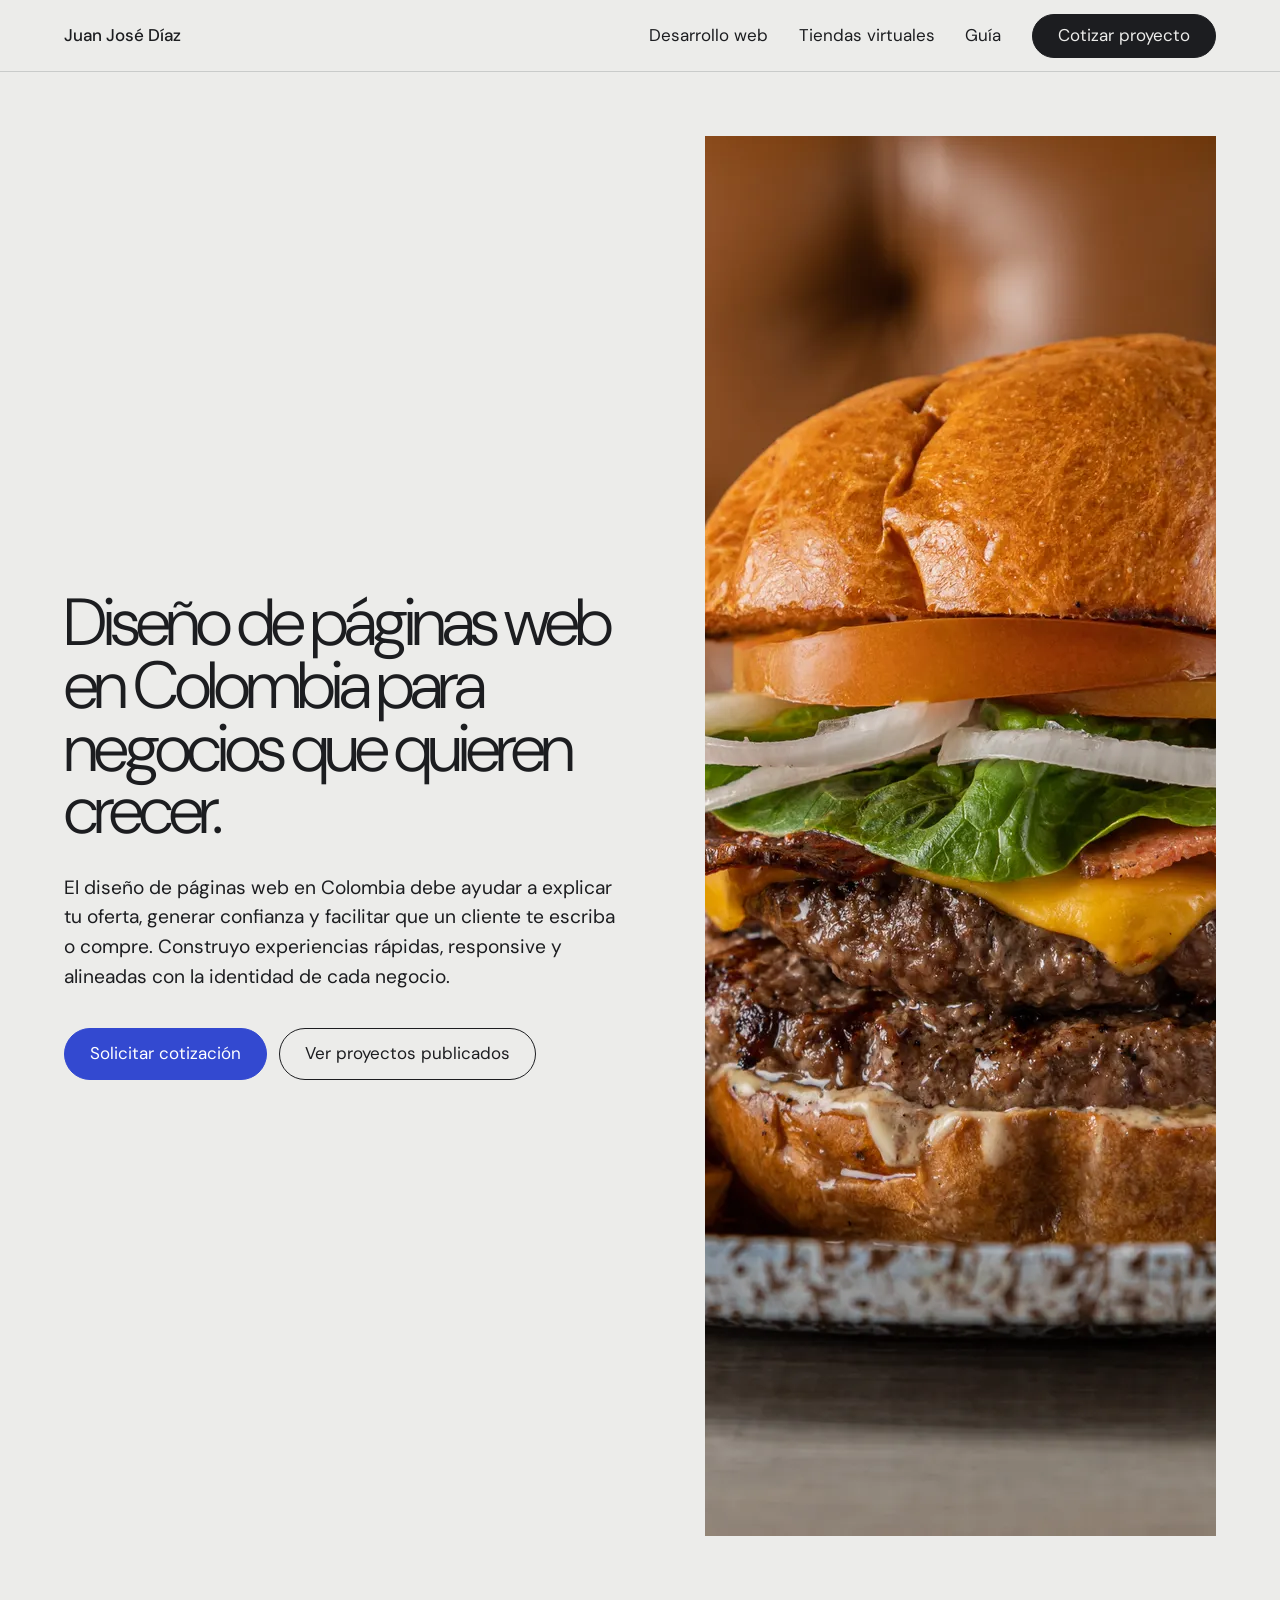
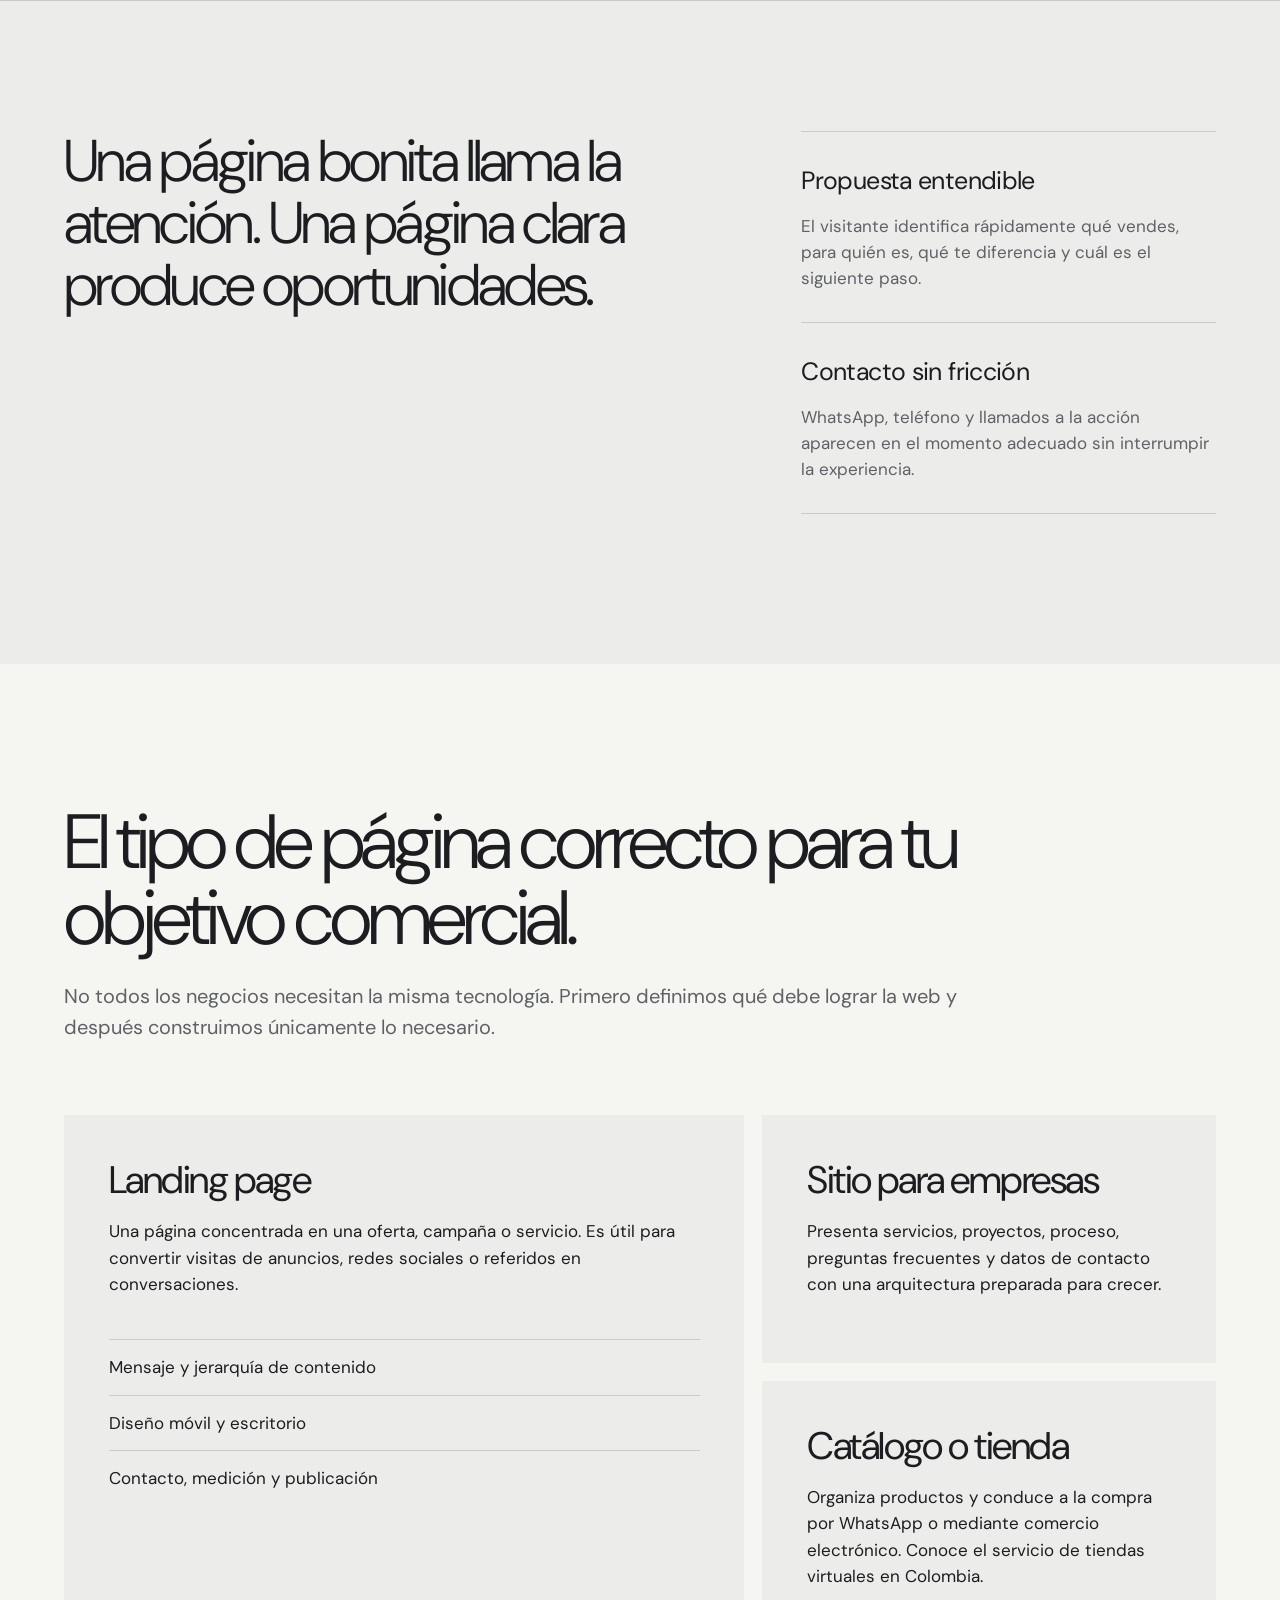
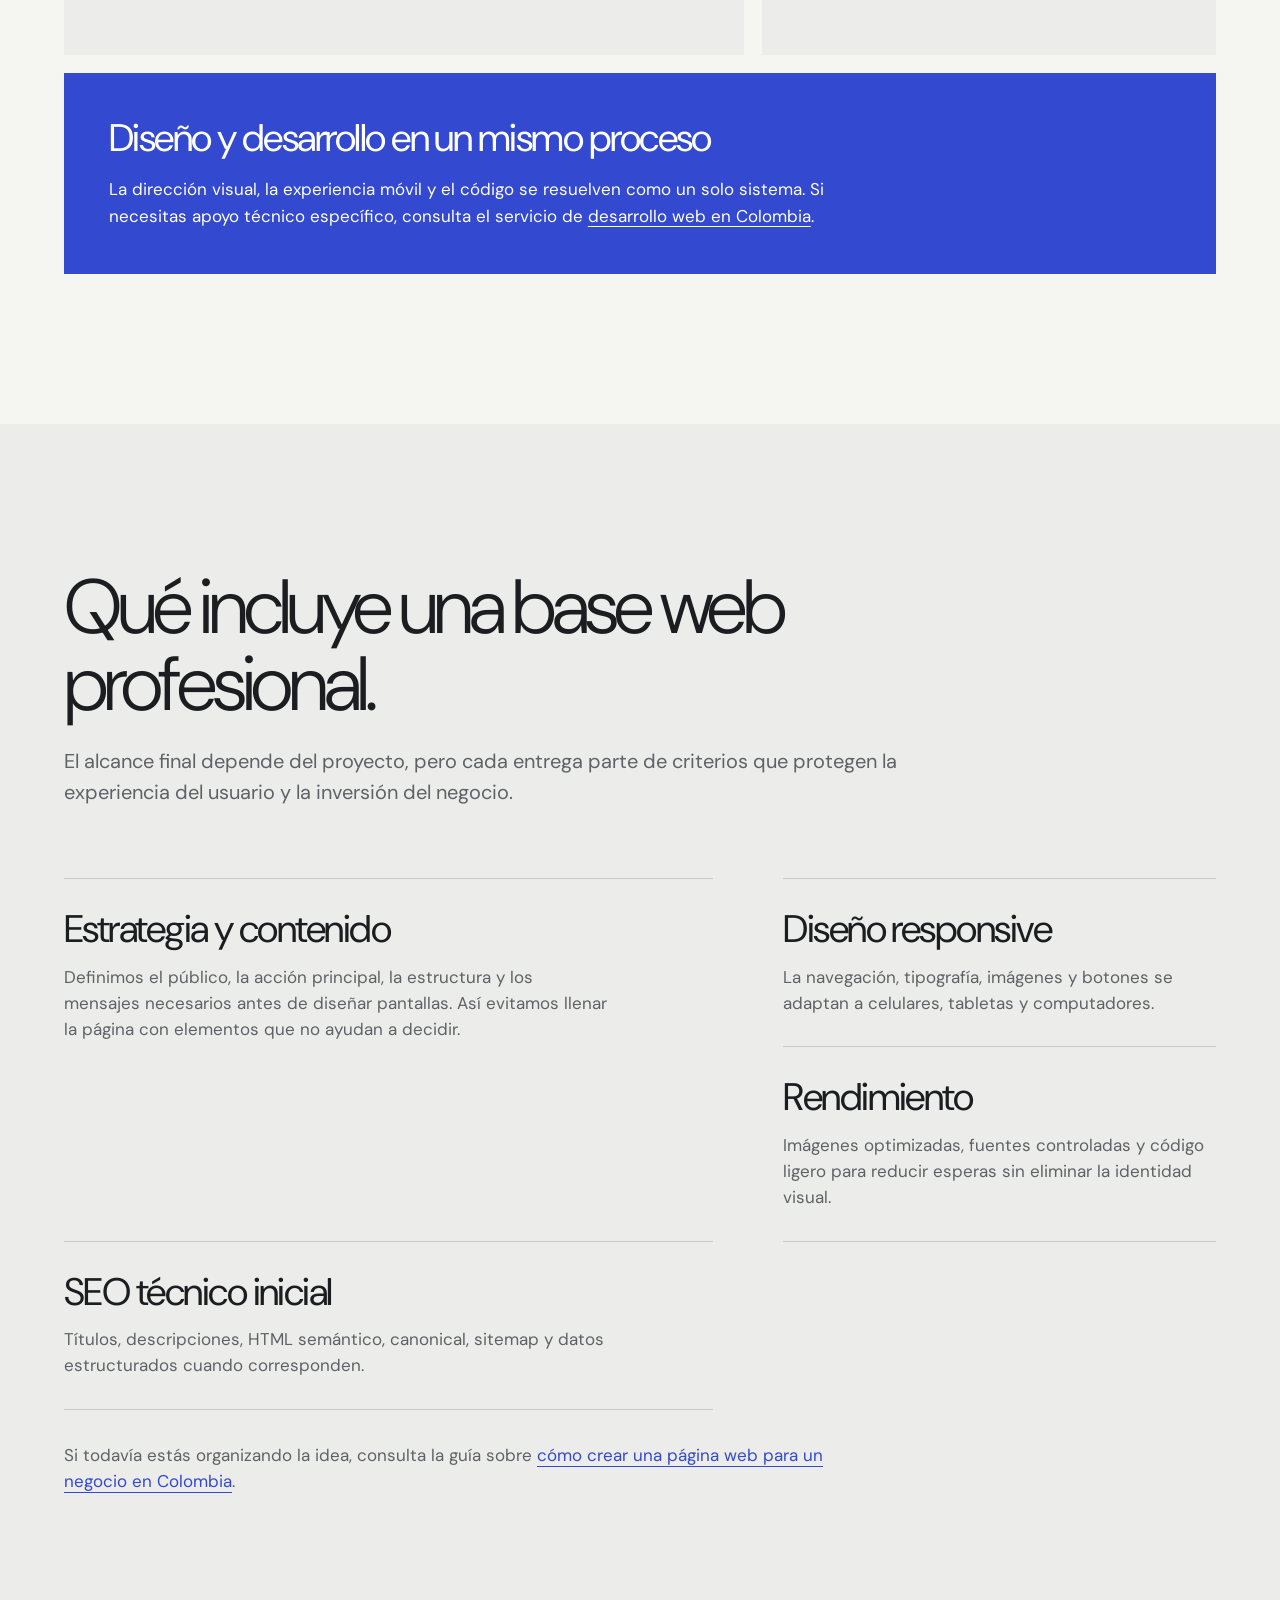
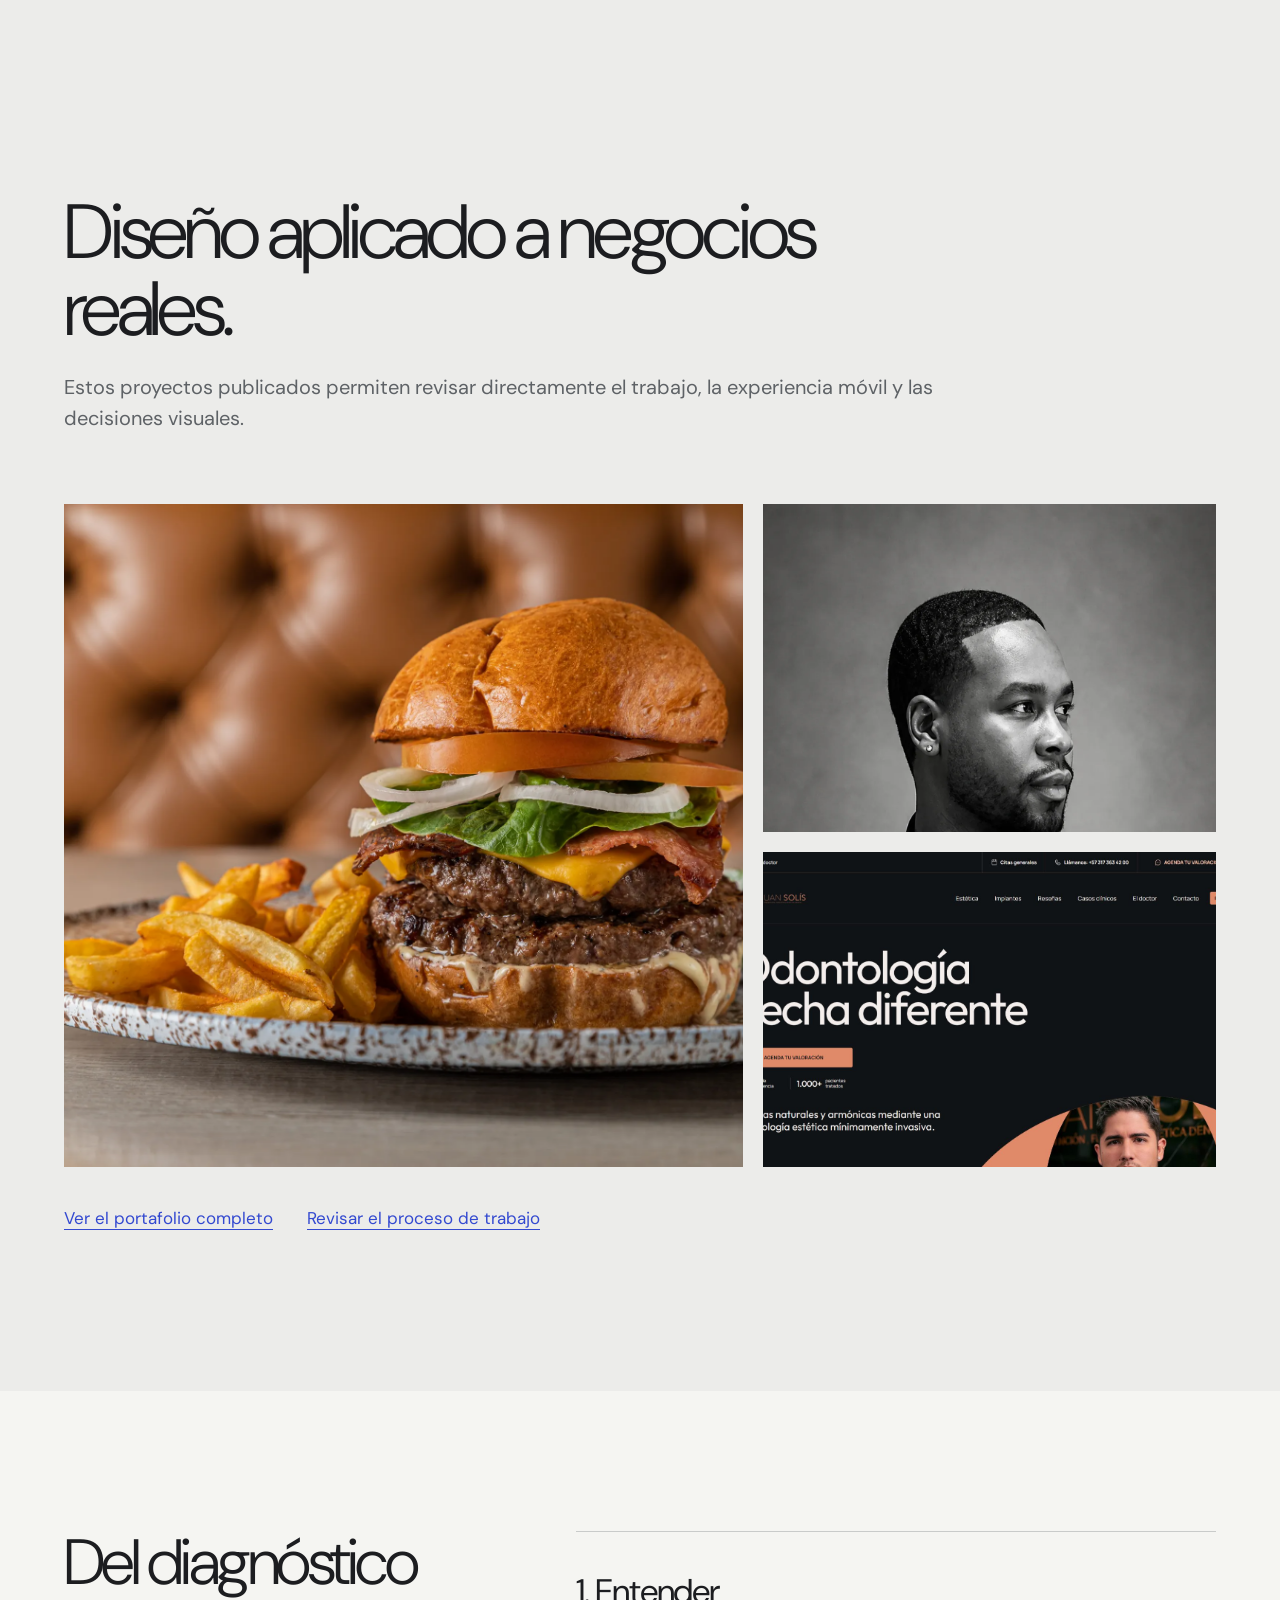
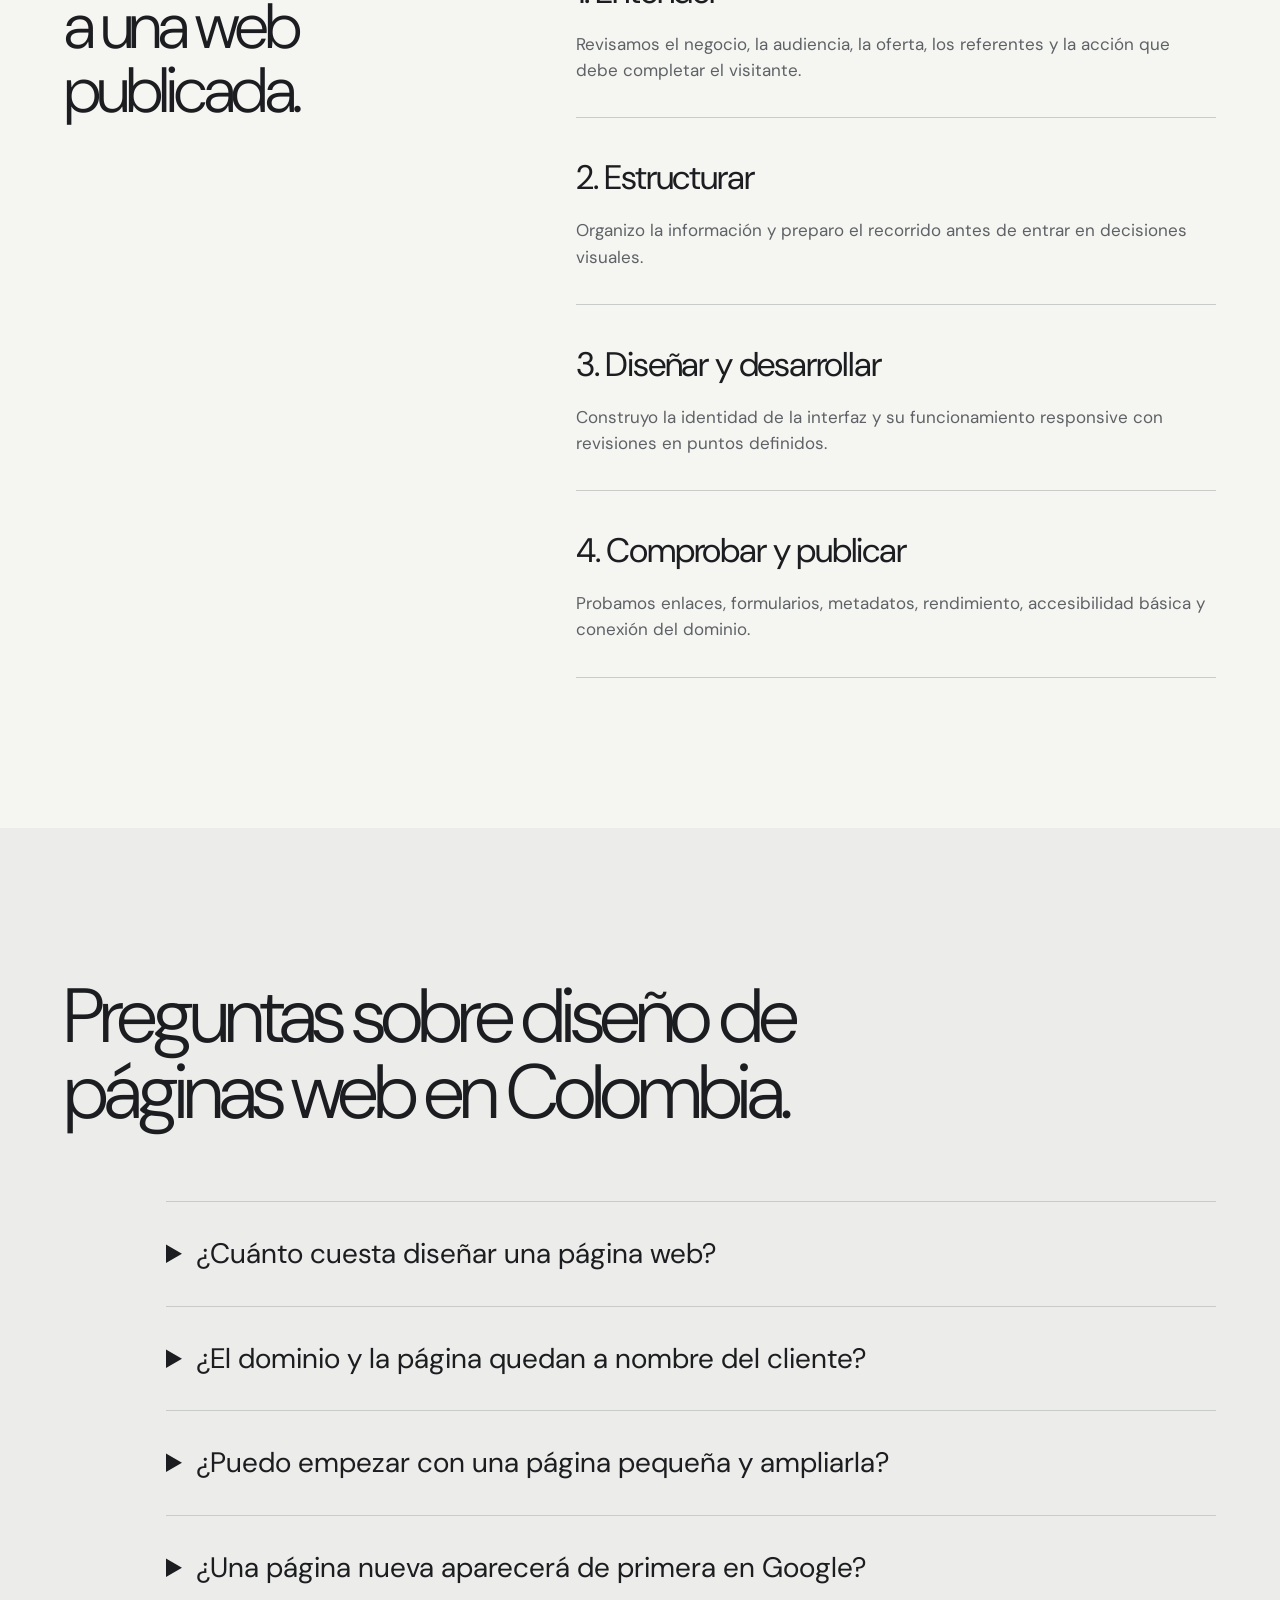
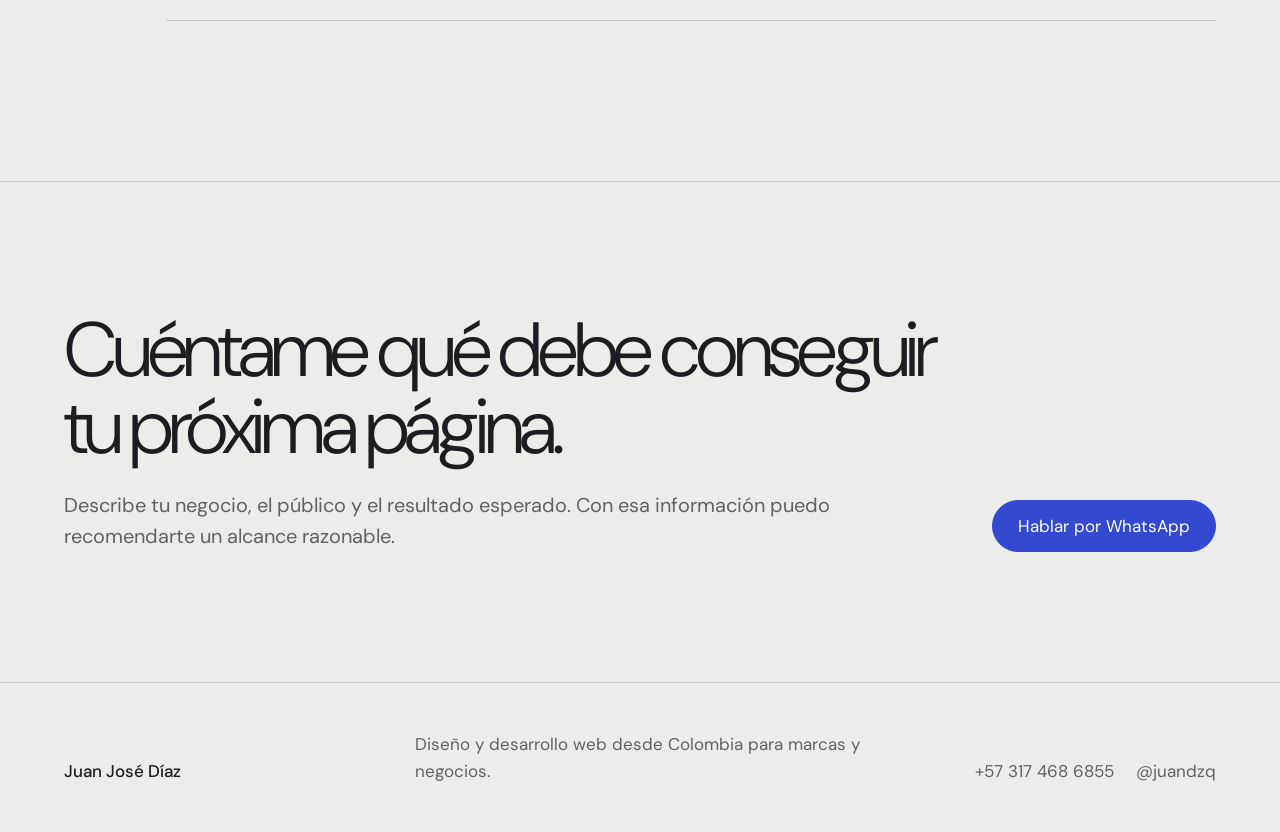
<file: diseno-paginas-web-colombia/index.html>
<!doctype html>
<html lang="es-CO">
<head>
  <meta charset="UTF-8">
  <meta name="viewport" content="width=device-width, initial-scale=1.0">
  <title>Diseño de páginas web en Colombia | Juan José Díaz</title>
  <meta name="description" content="Diseño de páginas web en Colombia para negocios que necesitan presentar su oferta, generar contactos y crecer con una experiencia rápida y profesional.">
  <meta name="author" content="Juan José Díaz Quiñones">
  <meta name="robots" content="index, follow, max-image-preview:large">
  <meta name="theme-color" content="#ececea">
  <link rel="canonical" href="https://juandzq.com/diseno-paginas-web-colombia">
  <link rel="icon" href="../assets/favicon.svg" type="image/svg+xml">
  <link rel="preload" as="image" href="../assets/projects/calisto-burger-bbq.webp" fetchpriority="high">

  <meta property="og:type" content="website">
  <meta property="og:locale" content="es_CO">
  <meta property="og:site_name" content="Juan José Díaz">
  <meta property="og:url" content="https://juandzq.com/diseno-paginas-web-colombia">
  <meta property="og:title" content="Diseño de páginas web en Colombia | Juan José Díaz">
  <meta property="og:description" content="Páginas web rápidas, claras y diseñadas para convertir visitas en conversaciones comerciales.">
  <meta property="og:image" content="https://juandzq.com/assets/social/juan-jose-diaz-portafolio-og-square-v3.jpg">
  <meta property="og:image:secure_url" content="https://juandzq.com/assets/social/juan-jose-diaz-portafolio-og-square-v3.jpg">
  <meta property="og:image:type" content="image/jpeg">
  <meta property="og:image:width" content="1200">
  <meta property="og:image:height" content="1200">
  <meta property="og:image:alt" content="Tarjeta cuadrada de diseño web de Juan José Díaz para Instagram móvil">
  <meta property="og:image" content="https://juandzq.com/assets/social/juan-jose-diaz-portafolio-og-v2.jpg">
  <meta property="og:image:secure_url" content="https://juandzq.com/assets/social/juan-jose-diaz-portafolio-og-v2.jpg">
  <meta property="og:image:type" content="image/jpeg">
  <meta property="og:image:width" content="1200">
  <meta property="og:image:height" content="630">
  <meta property="og:image:alt" content="Tarjeta panorámica de diseño web de Juan José Díaz">

  <meta name="twitter:card" content="summary_large_image">
  <meta name="twitter:title" content="Diseño de páginas web en Colombia | Juan José Díaz">
  <meta name="twitter:description" content="Diseño web profesional para marcas, negocios y profesionales en Colombia.">
  <meta name="twitter:image" content="https://juandzq.com/assets/social/juan-jose-diaz-portafolio-og-v2.jpg">
  <meta name="twitter:image:alt" content="Diseño de páginas web en Colombia por Juan José Díaz">

  <script type="application/ld+json">
    {
      "@context": "https://schema.org",
      "@graph": [
        {
          "@type": "WebPage",
          "@id": "https://juandzq.com/diseno-paginas-web-colombia#webpage",
          "url": "https://juandzq.com/diseno-paginas-web-colombia",
          "name": "Diseño de páginas web en Colombia | Juan José Díaz",
          "description": "Servicio de diseño de páginas web para negocios, marcas y profesionales en Colombia.",
          "inLanguage": "es-CO",
          "breadcrumb": { "@id": "https://juandzq.com/diseno-paginas-web-colombia#breadcrumb" },
          "mainEntity": { "@id": "https://juandzq.com/diseno-paginas-web-colombia#service" }
        },
        {
          "@type": "BreadcrumbList",
          "@id": "https://juandzq.com/diseno-paginas-web-colombia#breadcrumb",
          "itemListElement": [
            { "@type": "ListItem", "position": 1, "name": "Portafolio", "item": "https://juandzq.com/" },
            { "@type": "ListItem", "position": 2, "name": "Diseño de páginas web en Colombia", "item": "https://juandzq.com/diseno-paginas-web-colombia" }
          ]
        },
        {
          "@type": "Service",
          "@id": "https://juandzq.com/diseno-paginas-web-colombia#service",
          "name": "Diseño de páginas web en Colombia",
          "serviceType": "Diseño y desarrollo de páginas web profesionales",
          "description": "Diseño web responsive, desarrollo frontend, estructura de contenidos, optimización técnica inicial y publicación.",
          "provider": { "@id": "https://juandzq.com/#juan-jose-diaz" },
          "areaServed": { "@type": "Country", "name": "Colombia" },
          "audience": { "@type": "BusinessAudience", "audienceType": "Negocios, marcas, emprendimientos y profesionales independientes" }
        },
        {
          "@type": "Person",
          "@id": "https://juandzq.com/#juan-jose-diaz",
          "name": "Juan José Díaz Quiñones",
          "jobTitle": "Diseñador y desarrollador web",
          "url": "https://juandzq.com/",
          "telephone": "+573174686855",
          "sameAs": ["https://www.instagram.com/juandzq/", "https://github.com/JuanLegend"]
        }
      ]
    }
  </script>

  <link rel="preload" href="../assets/fonts/dm-sans-latin.woff2" as="font" type="font/woff2" crossorigin>
  <link rel="stylesheet" href="../fonts.css">
  <link rel="stylesheet" href="../seo-landing.css">
</head>
<body>
  <a class="skip-link" href="#contenido">Saltar al contenido</a>

  <header class="seo-nav">
    <a class="seo-nav__brand" href="../" aria-label="Ir al portafolio de Juan José Díaz">Juan José Díaz</a>
    <nav aria-label="Navegación principal">
      <a href="../desarrollador-web-colombia">Desarrollo web</a>
      <a href="../tiendas-virtuales-colombia">Tiendas virtuales</a>
      <a href="../guia-pagina-web-negocio-colombia">Guía</a>
      <a class="seo-nav__cta" href="https://wa.me/573174686855?text=Hola%20Juan%2C%20vi%20tu%20servicio%20de%20dise%C3%B1o%20de%20p%C3%A1ginas%20web%20y%20quiero%20cotizar" target="_blank" rel="noreferrer">Cotizar proyecto</a>
    </nav>
  </header>

  <main id="contenido">
    <section class="seo-hero">
      <div class="seo-hero__copy">
        <h1>Diseño de páginas web en Colombia para negocios que quieren crecer.</h1>
        <p>El diseño de páginas web en Colombia debe ayudar a explicar tu oferta, generar confianza y facilitar que un cliente te escriba o compre. Construyo experiencias rápidas, responsive y alineadas con la identidad de cada negocio.</p>
        <div class="seo-actions">
          <a class="seo-button seo-button--primary" href="https://wa.me/573174686855?text=Hola%20Juan%2C%20vi%20tu%20servicio%20de%20dise%C3%B1o%20de%20p%C3%A1ginas%20web%20y%20quiero%20cotizar" target="_blank" rel="noreferrer">Solicitar cotización</a>
          <a class="seo-button seo-button--secondary" href="../#trabajo">Ver proyectos publicados</a>
        </div>
      </div>
      <figure class="seo-hero__visual">
        <img src="../assets/projects/calisto-burger-bbq.webp" alt="Ejemplo de diseño de página web para un negocio en Colombia" width="2100" height="1400" fetchpriority="high">
      </figure>
    </section>

    <section class="seo-proof" aria-label="Objetivos de una página web profesional">
      <div class="seo-proof__lead" data-reveal>
        <h2>Una página bonita llama la atención. Una página clara produce oportunidades.</h2>
      </div>
      <div class="seo-proof__items">
        <article data-reveal>
          <h3>Propuesta entendible</h3>
          <p>El visitante identifica rápidamente qué vendes, para quién es, qué te diferencia y cuál es el siguiente paso.</p>
        </article>
        <article data-reveal>
          <h3>Contacto sin fricción</h3>
          <p>WhatsApp, teléfono y llamados a la acción aparecen en el momento adecuado sin interrumpir la experiencia.</p>
        </article>
      </div>
    </section>

    <section class="seo-services" id="servicios">
      <header data-reveal>
        <h2>El tipo de página correcto para tu objetivo comercial.</h2>
        <p>No todos los negocios necesitan la misma tecnología. Primero definimos qué debe lograr la web y después construimos únicamente lo necesario.</p>
      </header>
      <div class="seo-services__grid">
        <article class="seo-service seo-service--featured" data-reveal>
          <h3>Landing page</h3>
          <p>Una página concentrada en una oferta, campaña o servicio. Es útil para convertir visitas de anuncios, redes sociales o referidos en conversaciones.</p>
          <ul>
            <li>Mensaje y jerarquía de contenido</li>
            <li>Diseño móvil y escritorio</li>
            <li>Contacto, medición y publicación</li>
          </ul>
        </article>
        <article class="seo-service" data-reveal>
          <h3>Sitio para empresas</h3>
          <p>Presenta servicios, proyectos, proceso, preguntas frecuentes y datos de contacto con una arquitectura preparada para crecer.</p>
        </article>
        <article class="seo-service" data-reveal>
          <h3>Catálogo o tienda</h3>
          <p>Organiza productos y conduce a la compra por WhatsApp o mediante comercio electrónico. Conoce el servicio de <a href="../tiendas-virtuales-colombia">tiendas virtuales en Colombia</a>.</p>
        </article>
        <article class="seo-service seo-service--accent" data-reveal>
          <h3>Diseño y desarrollo en un mismo proceso</h3>
          <p>La dirección visual, la experiencia móvil y el código se resuelven como un solo sistema. Si necesitas apoyo técnico específico, consulta el servicio de <a href="../desarrollador-web-colombia">desarrollo web en Colombia</a>.</p>
        </article>
      </div>
    </section>

    <section class="seo-fit">
      <header data-reveal>
        <h2>Qué incluye una base web profesional.</h2>
        <p>El alcance final depende del proyecto, pero cada entrega parte de criterios que protegen la experiencia del usuario y la inversión del negocio.</p>
      </header>
      <div class="seo-fit__grid">
        <article class="seo-fit__main" data-reveal>
          <h3>Estrategia y contenido</h3>
          <p>Definimos el público, la acción principal, la estructura y los mensajes necesarios antes de diseñar pantallas. Así evitamos llenar la página con elementos que no ayudan a decidir.</p>
        </article>
        <article data-reveal>
          <h3>Diseño responsive</h3>
          <p>La navegación, tipografía, imágenes y botones se adaptan a celulares, tabletas y computadores.</p>
        </article>
        <article data-reveal>
          <h3>Rendimiento</h3>
          <p>Imágenes optimizadas, fuentes controladas y código ligero para reducir esperas sin eliminar la identidad visual.</p>
        </article>
        <article data-reveal>
          <h3>SEO técnico inicial</h3>
          <p>Títulos, descripciones, HTML semántico, canonical, sitemap y datos estructurados cuando corresponden.</p>
        </article>
      </div>
      <p>Si todavía estás organizando la idea, consulta la guía sobre <a href="../guia-pagina-web-negocio-colombia">cómo crear una página web para un negocio en Colombia</a>.</p>
    </section>

    <section class="seo-work" id="proyectos">
      <header data-reveal>
        <h2>Diseño aplicado a negocios reales.</h2>
        <p>Estos proyectos publicados permiten revisar directamente el trabajo, la experiencia móvil y las decisiones visuales.</p>
      </header>
      <div class="seo-work__grid">
        <a class="seo-work__main" href="https://calisto-burger-bbq.vercel.app/" target="_blank" rel="noreferrer" data-reveal>
          <img src="../assets/projects/calisto-burger-bbq.webp" alt="Página web diseñada para Calisto Burger y BBQ" width="2100" height="1400" loading="lazy">
          <span>Calisto Burger &amp; BBQ</span>
        </a>
        <a href="https://bayron-garcia-portfolio.vercel.app/" target="_blank" rel="noreferrer" data-reveal>
          <img src="../assets/projects/bayron-garcia-editorial.webp" alt="Diseño web de marca personal para Bayron García" width="1440" height="900" loading="lazy">
          <span>Bayron García</span>
        </a>
        <a href="https://dr-juan-solis-landing.vercel.app/" target="_blank" rel="noreferrer" data-reveal>
          <img src="../assets/projects/doctor-juan-solis.png" alt="Landing page profesional para el doctor Juan Solís" width="1440" height="900" loading="lazy">
          <span>Dr. Juan Solís</span>
        </a>
      </div>
      <div class="seo-work__links">
        <a class="seo-text-link" href="../#trabajo">Ver el portafolio completo</a>
        <a class="seo-text-link" href="#proceso">Revisar el proceso de trabajo</a>
      </div>
    </section>

    <section class="seo-process" id="proceso">
      <header data-reveal><h2>Del diagnóstico a una web publicada.</h2></header>
      <div class="seo-process__steps">
        <article data-reveal><h3>1. Entender</h3><p>Revisamos el negocio, la audiencia, la oferta, los referentes y la acción que debe completar el visitante.</p></article>
        <article data-reveal><h3>2. Estructurar</h3><p>Organizo la información y preparo el recorrido antes de entrar en decisiones visuales.</p></article>
        <article data-reveal><h3>3. Diseñar y desarrollar</h3><p>Construyo la identidad de la interfaz y su funcionamiento responsive con revisiones en puntos definidos.</p></article>
        <article data-reveal><h3>4. Comprobar y publicar</h3><p>Probamos enlaces, formularios, metadatos, rendimiento, accesibilidad básica y conexión del dominio.</p></article>
      </div>
    </section>

    <section class="seo-faq" id="preguntas">
      <header data-reveal><h2>Preguntas sobre diseño de páginas web en Colombia.</h2></header>
      <div class="seo-faq__list">
        <details data-reveal><summary>¿Cuánto cuesta diseñar una página web?</summary><p>Depende del número de vistas, contenido, integraciones y nivel de personalización. Primero reviso el objetivo y después presento un alcance claro con entregables, tiempos y costos recurrentes separados.</p></details>
        <details data-reveal><summary>¿El dominio y la página quedan a nombre del cliente?</summary><p>Recomiendo que el cliente sea propietario de su dominio y conserve acceso a las cuentas esenciales. Durante la publicación puedo acompañar la configuración técnica.</p></details>
        <details data-reveal><summary>¿Puedo empezar con una página pequeña y ampliarla?</summary><p>Sí. Una arquitectura bien planteada permite comenzar con una landing o sitio esencial y añadir servicios, casos, contenidos o funciones cuando exista una necesidad real.</p></details>
        <details data-reveal><summary>¿Una página nueva aparecerá de primera en Google?</summary><p>Nadie puede garantizar una posición. La entrega puede incluir una base técnica correcta, pero competir requiere contenido útil, autoridad, enlaces, tiempo y seguimiento en Search Console.</p></details>
      </div>
    </section>

    <section class="seo-contact">
      <div data-reveal>
        <h2>Cuéntame qué debe conseguir tu próxima página.</h2>
        <p>Describe tu negocio, el público y el resultado esperado. Con esa información puedo recomendarte un alcance razonable.</p>
      </div>
      <a class="seo-button seo-button--primary" href="https://wa.me/573174686855?text=Hola%20Juan%2C%20vi%20tu%20servicio%20de%20dise%C3%B1o%20de%20p%C3%A1ginas%20web%20y%20quiero%20cotizar" target="_blank" rel="noreferrer">Hablar por WhatsApp</a>
    </section>
  </main>

  <footer class="seo-footer">
    <a href="../">Juan José Díaz</a>
    <p>Diseño y desarrollo web desde Colombia para marcas y negocios.</p>
    <div><a href="tel:+573174686855">+57 317 468 6855</a><a href="https://instagram.com/juandzq" target="_blank" rel="noreferrer">@juandzq</a></div>
  </footer>

  <script>
    const reduceMotion = window.matchMedia('(prefers-reduced-motion: reduce)').matches;
    if (!reduceMotion && 'IntersectionObserver' in window) {
      const observer = new IntersectionObserver((entries) => entries.forEach((entry) => {
        if (entry.isIntersecting) { entry.target.classList.add('is-visible'); observer.unobserve(entry.target); }
      }), { threshold: 0.14 });
      document.querySelectorAll('[data-reveal]').forEach((element) => observer.observe(element));
    } else document.querySelectorAll('[data-reveal]').forEach((element) => element.classList.add('is-visible'));
  </script>
</body>
</html>
</file>
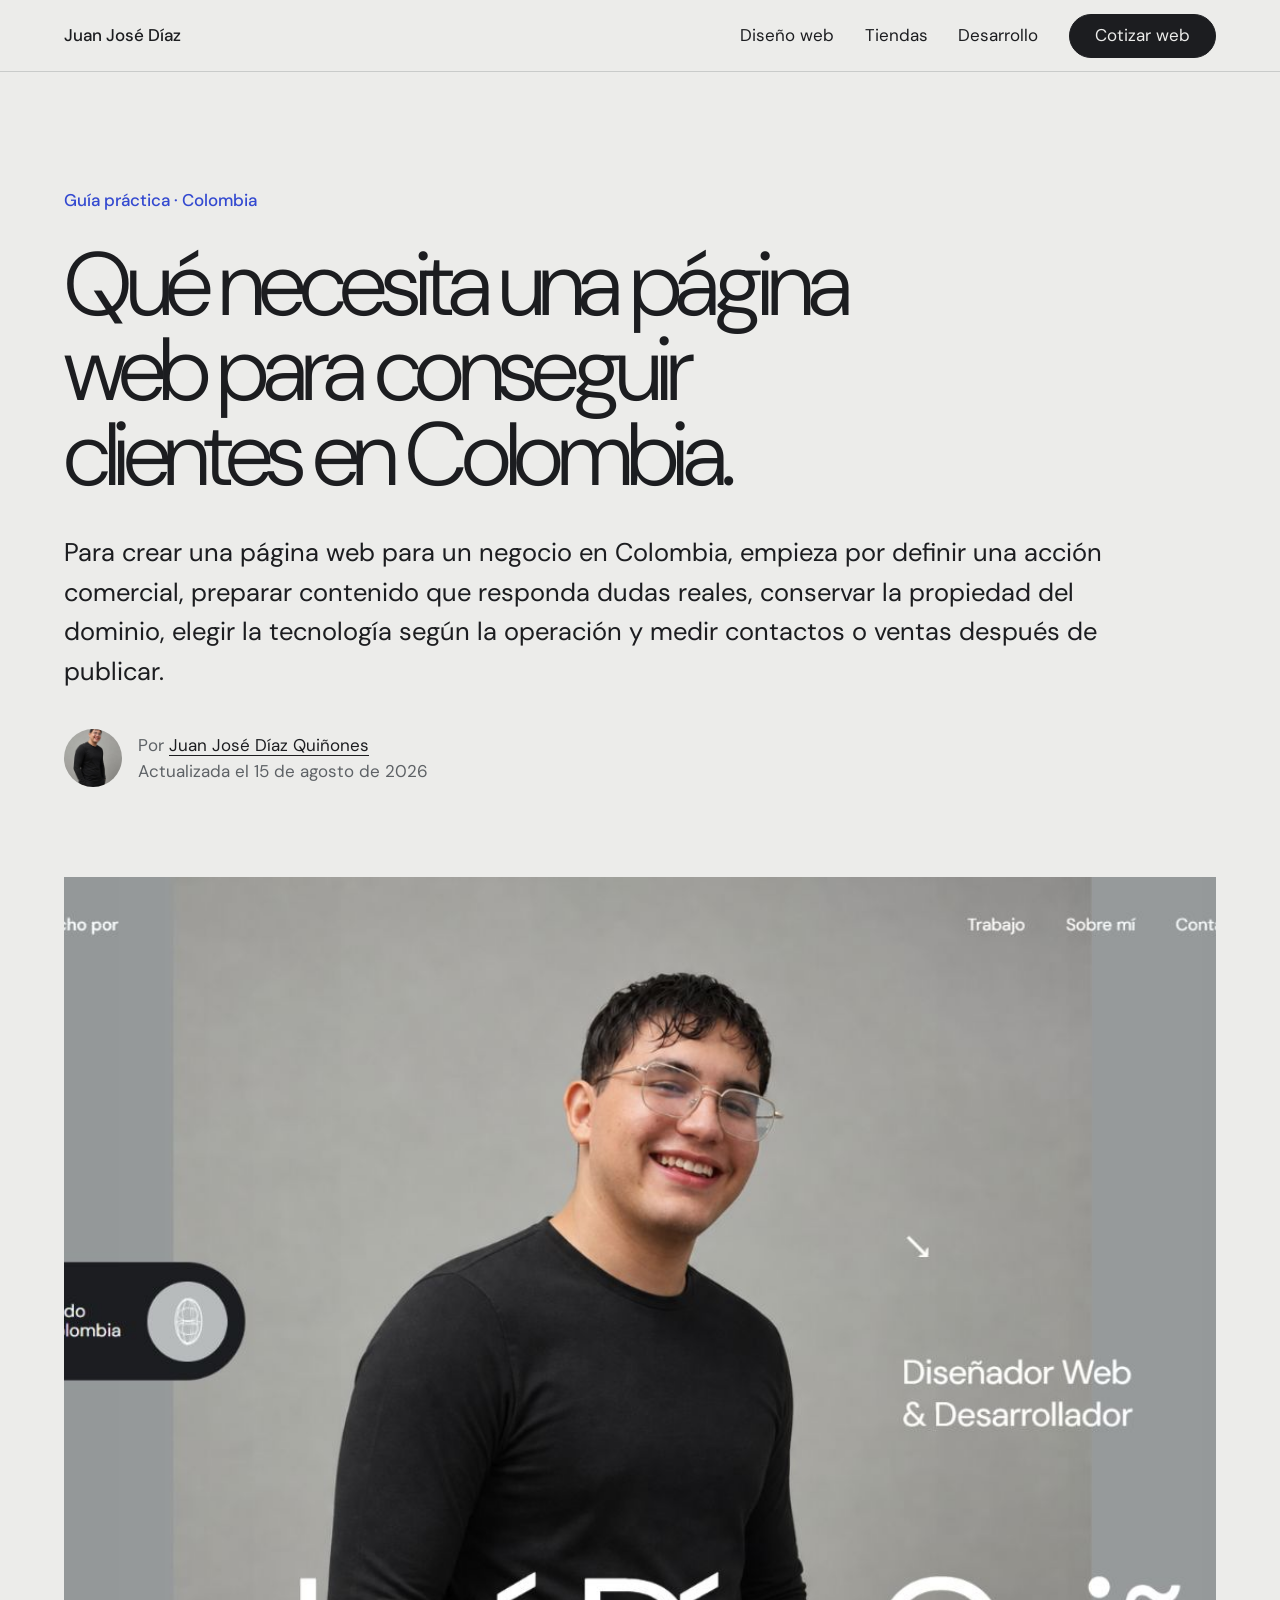
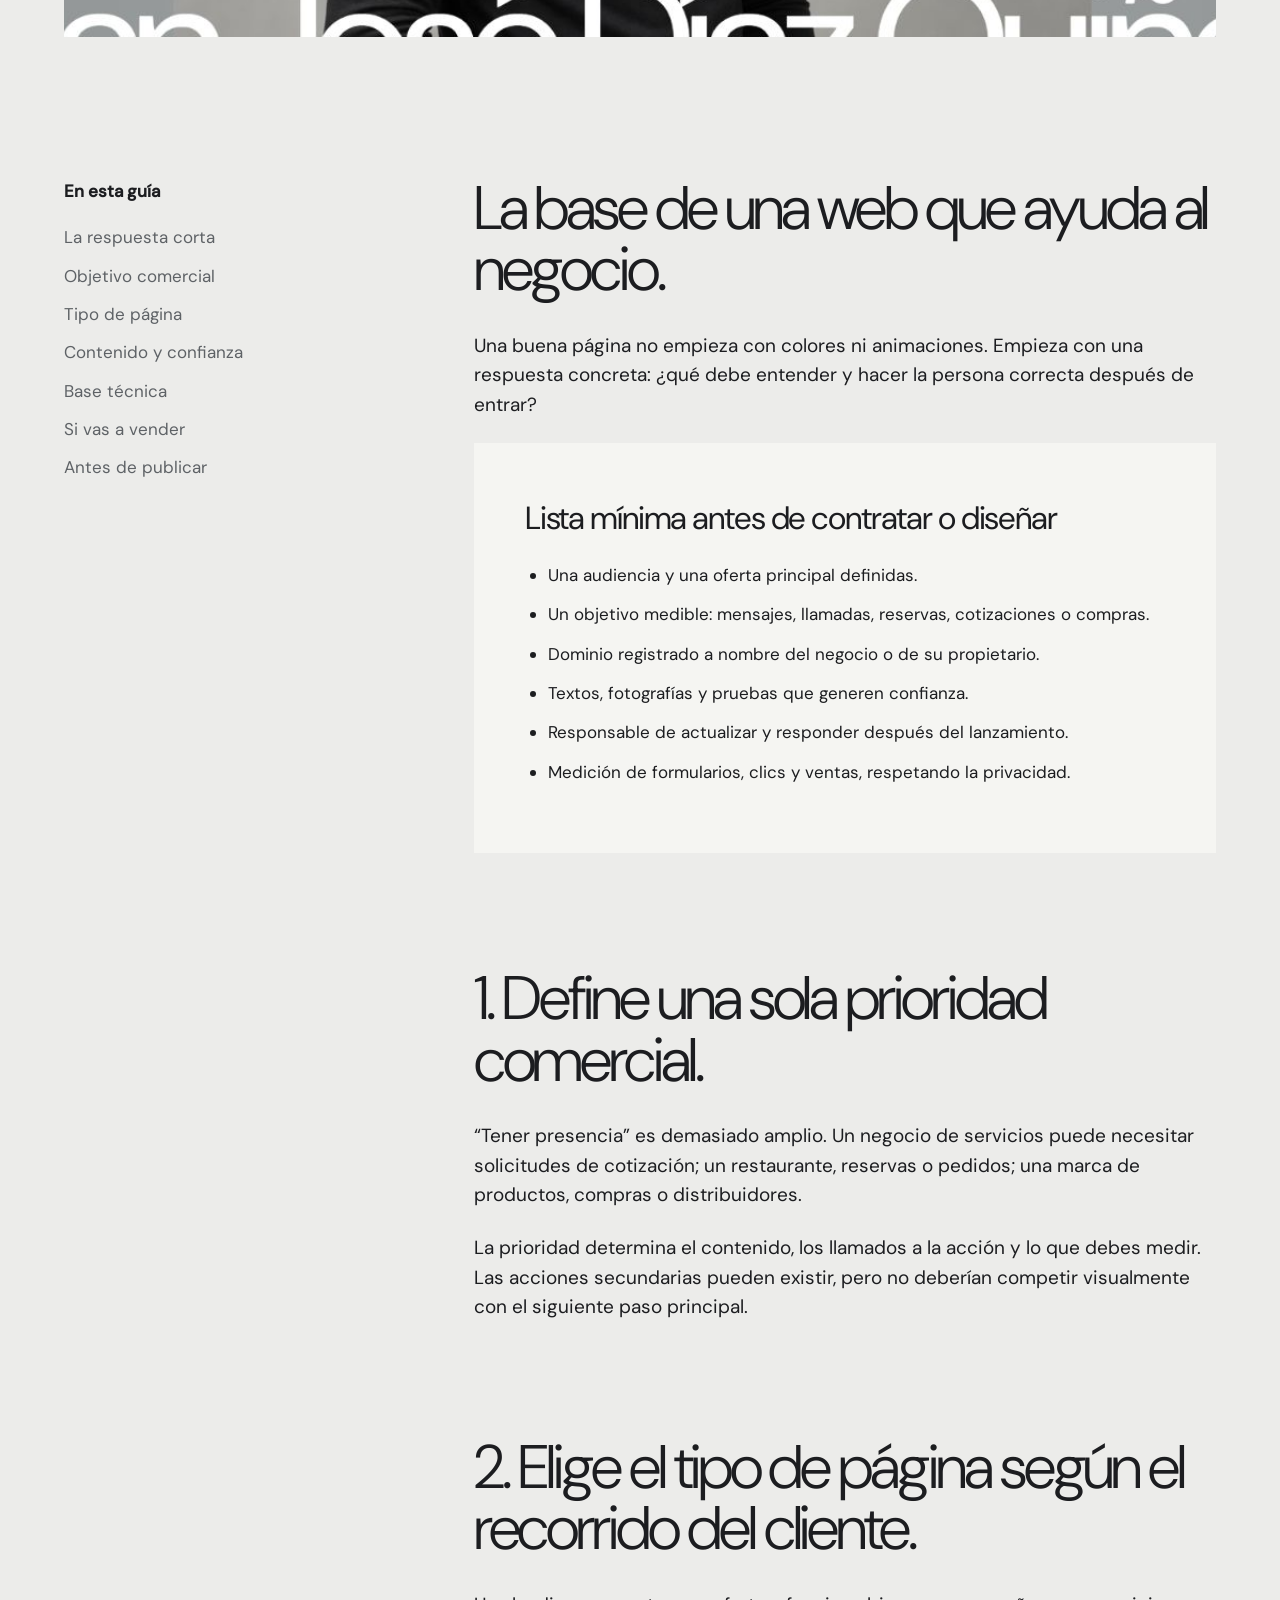
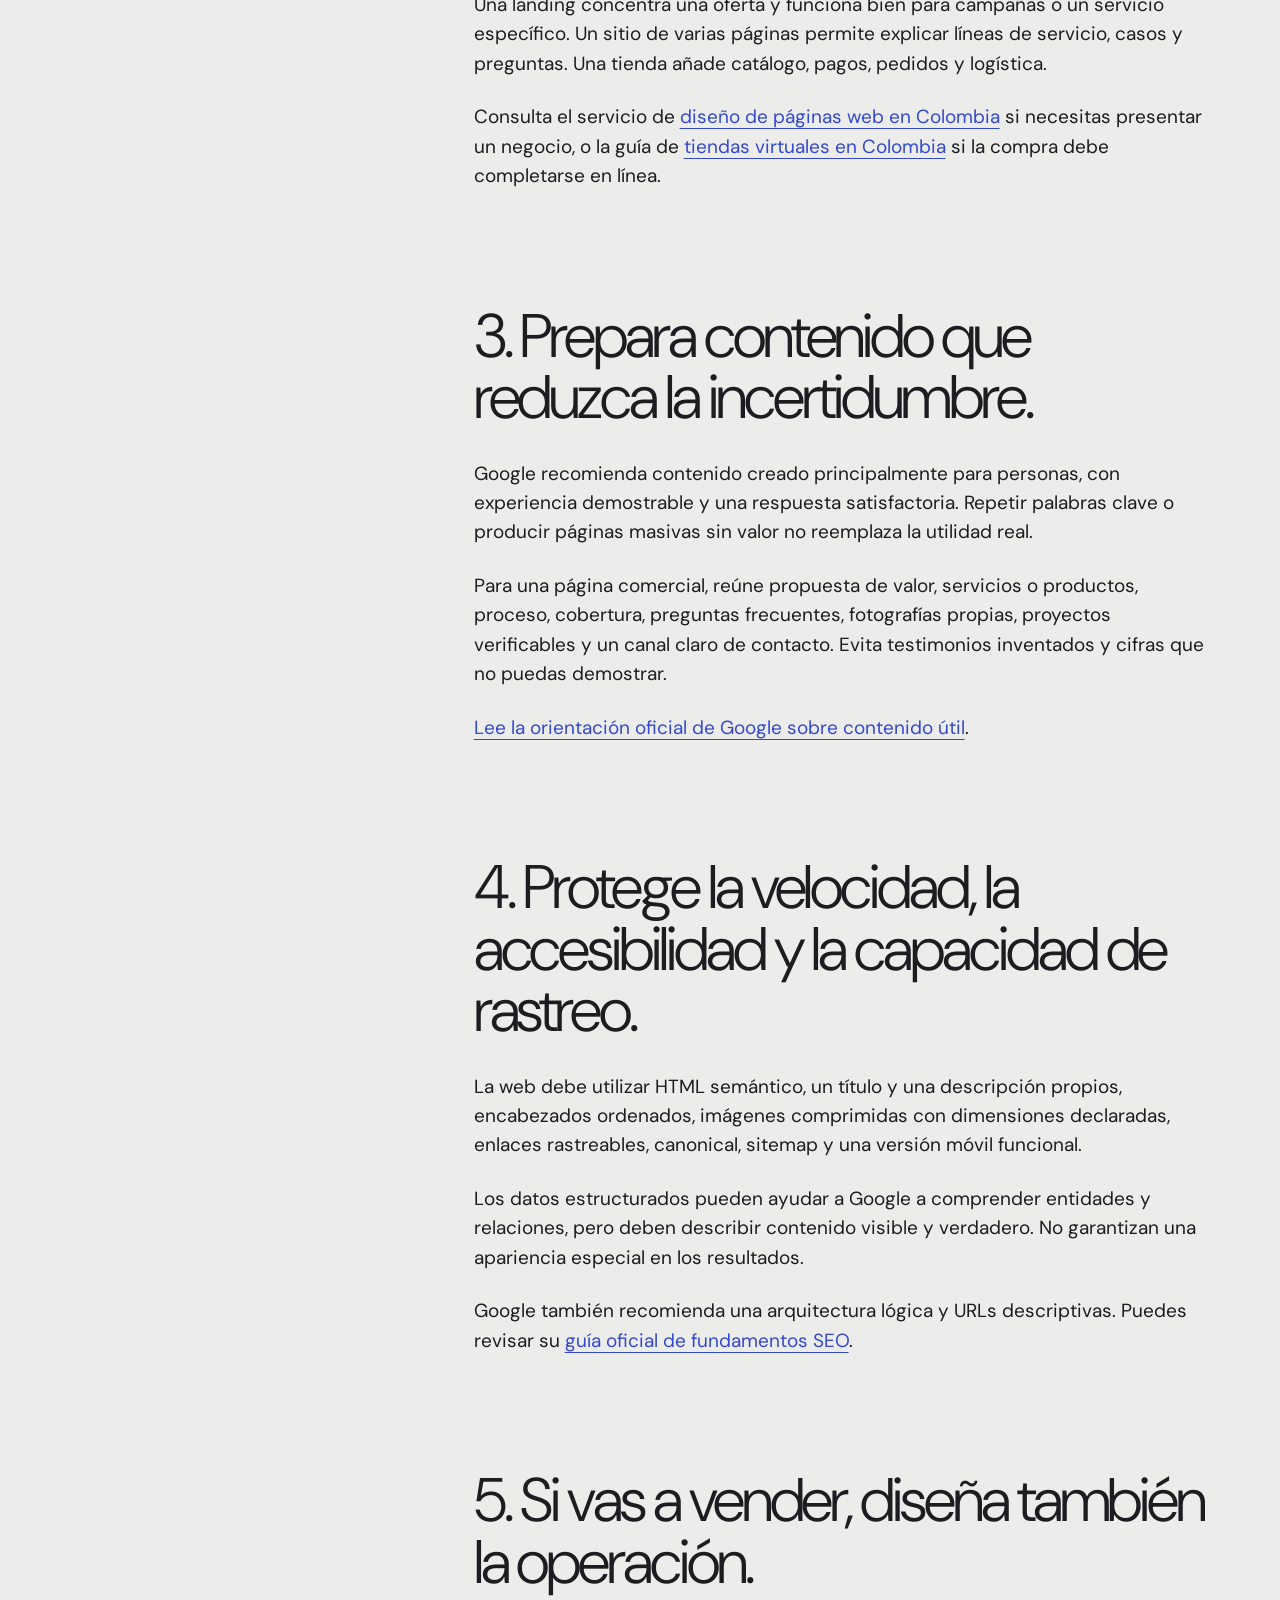
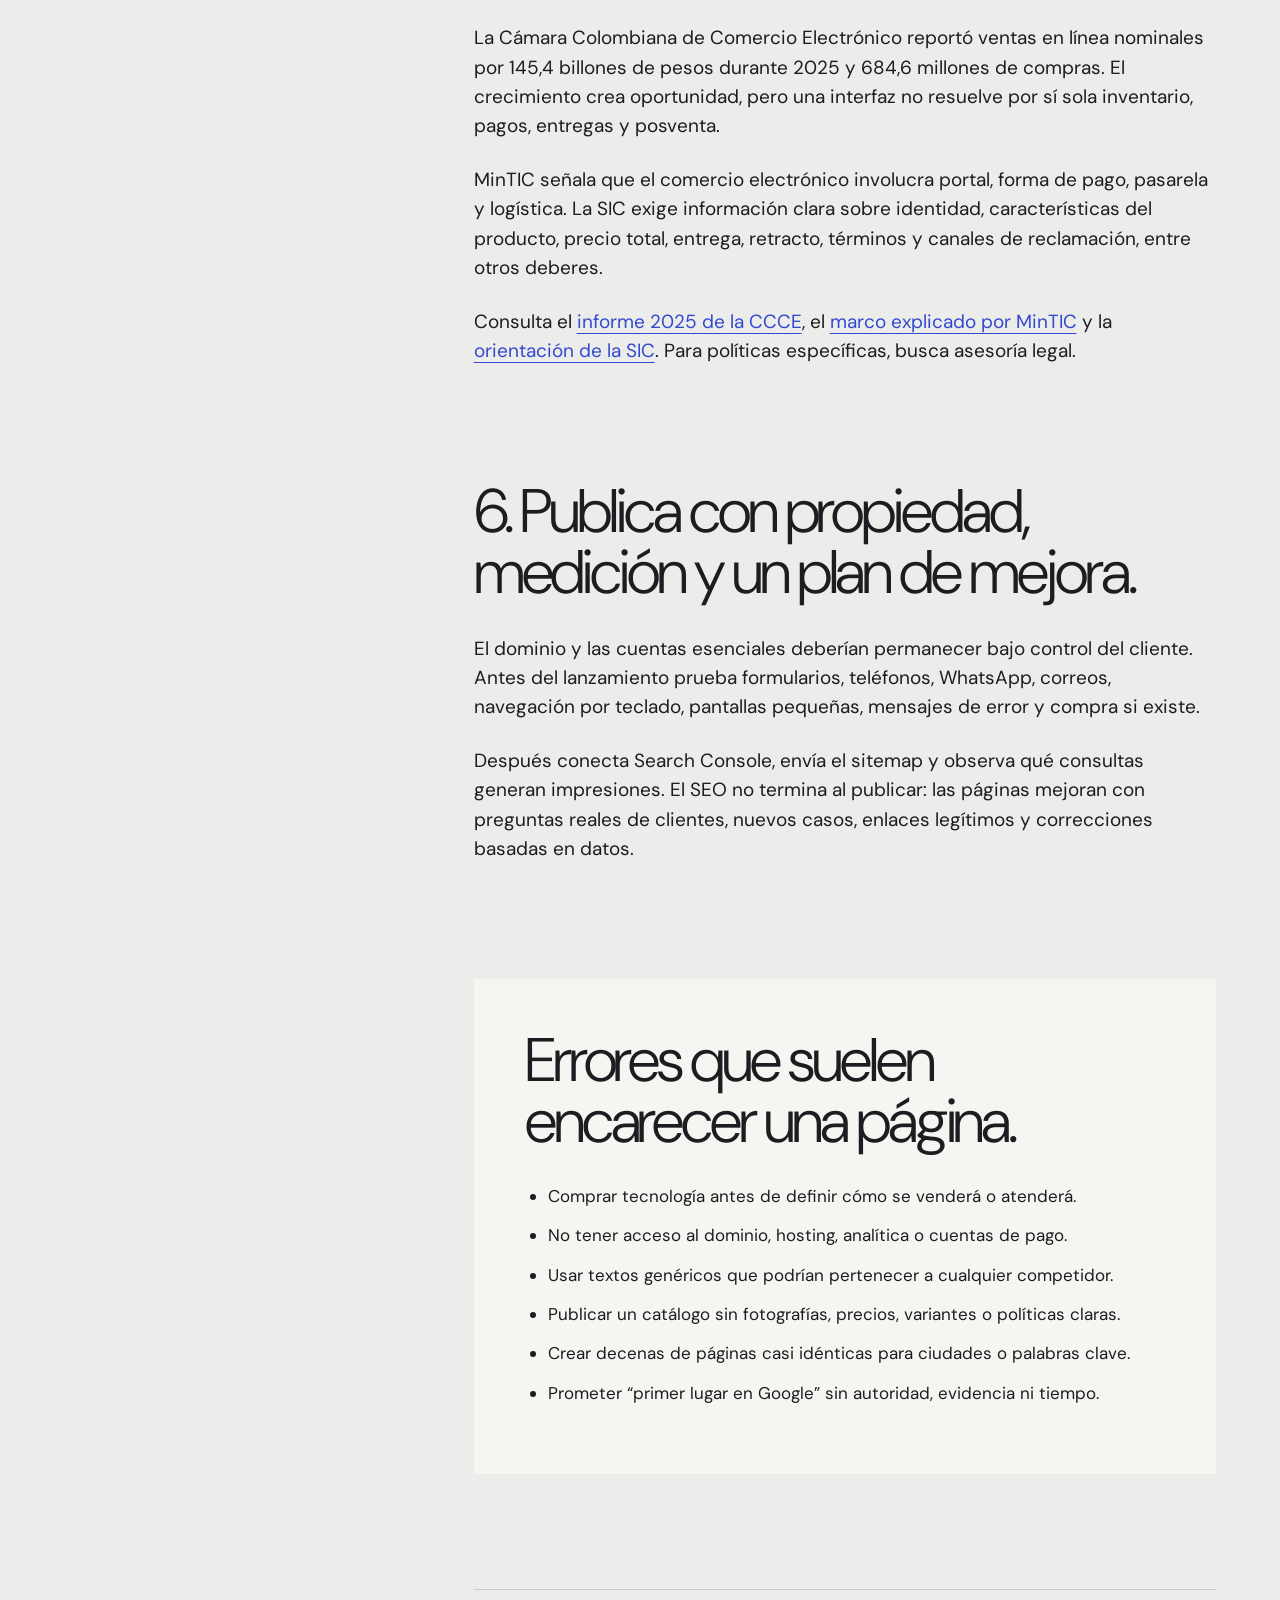
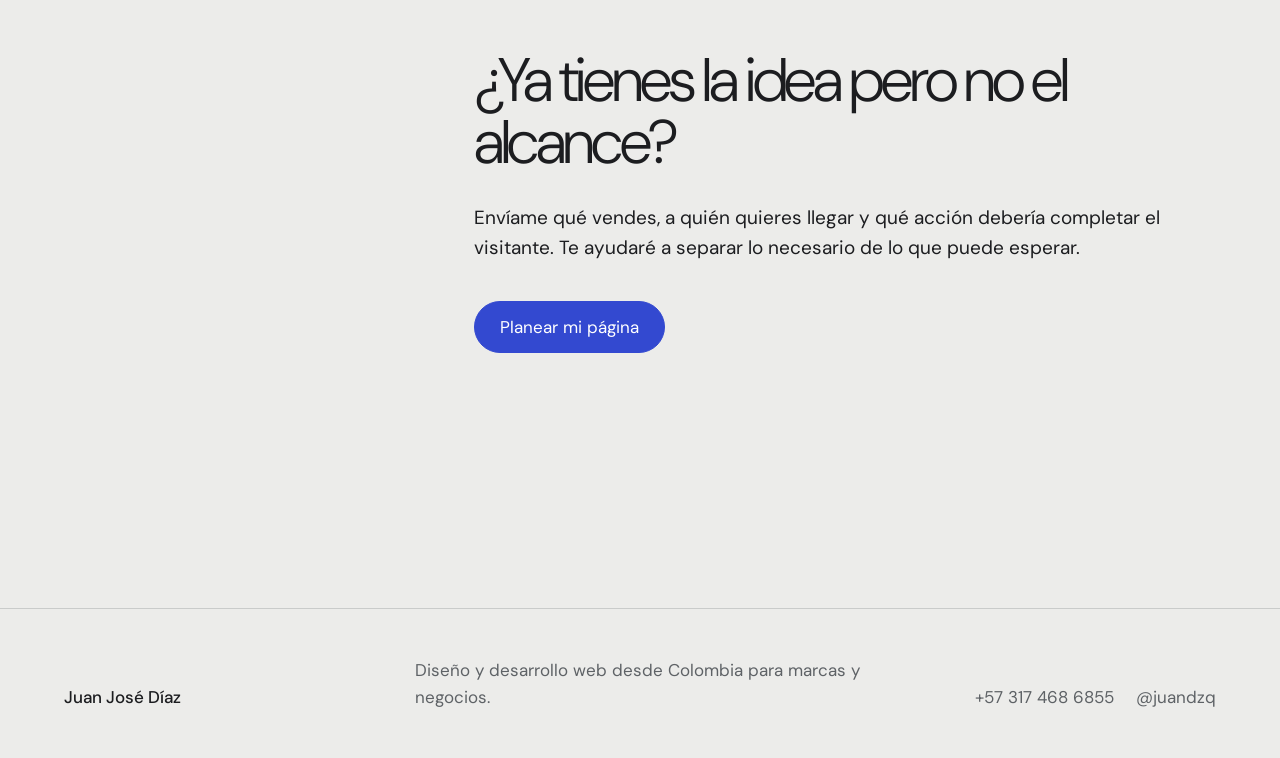
<file: guia-pagina-web-negocio-colombia/index.html>
<!doctype html>
<html lang="es-CO">
<head>
  <meta charset="UTF-8">
  <meta name="viewport" content="width=device-width, initial-scale=1.0">
  <title>Cómo crear una página web para un negocio en Colombia</title>
  <meta name="description" content="Guía para crear una página web para un negocio en Colombia: objetivos, dominio, contenido, costos, ventas, SEO, medición y requisitos de una tienda virtual.">
  <meta name="author" content="Juan José Díaz Quiñones">
  <meta name="robots" content="index, follow, max-image-preview:large">
  <meta name="theme-color" content="#ececea">
  <link rel="canonical" href="https://juandzq.com/guia-pagina-web-negocio-colombia">
  <link rel="icon" href="../assets/favicon.svg" type="image/svg+xml">
  <link rel="preload" as="image" href="../assets/projects/portfolio-juan.png" fetchpriority="high">

  <meta property="og:type" content="article">
  <meta property="og:locale" content="es_CO">
  <meta property="og:site_name" content="Juan José Díaz">
  <meta property="og:url" content="https://juandzq.com/guia-pagina-web-negocio-colombia">
  <meta property="og:title" content="Cómo crear una página web para un negocio en Colombia">
  <meta property="og:description" content="Una guía práctica para tomar buenas decisiones antes de diseñar, contratar o publicar la web de un negocio.">
  <meta property="og:image" content="https://juandzq.com/assets/social/juan-jose-diaz-portafolio-og-square-v3.jpg">
  <meta property="og:image:secure_url" content="https://juandzq.com/assets/social/juan-jose-diaz-portafolio-og-square-v3.jpg">
  <meta property="og:image:type" content="image/jpeg">
  <meta property="og:image:width" content="1200">
  <meta property="og:image:height" content="1200">
  <meta property="og:image:alt" content="Tarjeta cuadrada de la guía web de Juan José Díaz para Instagram móvil">
  <meta property="og:image" content="https://juandzq.com/assets/social/juan-jose-diaz-portafolio-og-v2.jpg">
  <meta property="og:image:secure_url" content="https://juandzq.com/assets/social/juan-jose-diaz-portafolio-og-v2.jpg">
  <meta property="og:image:type" content="image/jpeg">
  <meta property="og:image:width" content="1200">
  <meta property="og:image:height" content="630">
  <meta property="og:image:alt" content="Tarjeta panorámica de la guía web de Juan José Díaz">
  <meta property="article:published_time" content="2026-08-15">
  <meta property="article:modified_time" content="2026-08-15">
  <meta property="article:author" content="Juan José Díaz Quiñones">
  <meta name="twitter:card" content="summary_large_image">
  <meta name="twitter:title" content="Cómo crear una página web para un negocio en Colombia">
  <meta name="twitter:description" content="Objetivos, contenido, tecnología, SEO, ventas y publicación explicados con claridad.">
  <meta name="twitter:image" content="https://juandzq.com/assets/social/juan-jose-diaz-portafolio-og-v2.jpg">
  <meta name="twitter:image:alt" content="Guía de Juan José Díaz para crear una página web de negocio en Colombia">

  <script type="application/ld+json">
    {
      "@context": "https://schema.org",
      "@graph": [
        {
          "@type": "Article",
          "@id": "https://juandzq.com/guia-pagina-web-negocio-colombia#article",
          "headline": "Qué necesita una página web para conseguir clientes en Colombia",
          "description": "Guía práctica para planear, diseñar y publicar la página web de un negocio en Colombia.",
          "datePublished": "2026-08-15",
          "dateModified": "2026-08-15",
          "inLanguage": "es-CO",
          "mainEntityOfPage": { "@id": "https://juandzq.com/guia-pagina-web-negocio-colombia#webpage" },
          "author": { "@id": "https://juandzq.com/#juan-jose-diaz" },
          "image": "https://juandzq.com/assets/social/juan-jose-diaz-portafolio-og-v2.jpg"
        },
        {
          "@type": "WebPage",
          "@id": "https://juandzq.com/guia-pagina-web-negocio-colombia#webpage",
          "url": "https://juandzq.com/guia-pagina-web-negocio-colombia",
          "name": "Cómo crear una página web para un negocio en Colombia",
          "inLanguage": "es-CO",
          "breadcrumb": { "@id": "https://juandzq.com/guia-pagina-web-negocio-colombia#breadcrumb" },
          "mainEntity": { "@id": "https://juandzq.com/guia-pagina-web-negocio-colombia#article" }
        },
        {
          "@type": "BreadcrumbList",
          "@id": "https://juandzq.com/guia-pagina-web-negocio-colombia#breadcrumb",
          "itemListElement": [
            { "@type": "ListItem", "position": 1, "name": "Portafolio", "item": "https://juandzq.com/" },
            { "@type": "ListItem", "position": 2, "name": "Guía para crear una página web", "item": "https://juandzq.com/guia-pagina-web-negocio-colombia" }
          ]
        },
        {
          "@type": "Person",
          "@id": "https://juandzq.com/#juan-jose-diaz",
          "name": "Juan José Díaz Quiñones",
          "jobTitle": "Diseñador y desarrollador web",
          "url": "https://juandzq.com/",
          "image": "https://juandzq.com/assets/desarrollador-web-colombia-juan-jose-diaz.jpg",
          "telephone": "+573174686855",
          "sameAs": ["https://www.instagram.com/juandzq/", "https://github.com/JuanLegend"]
        }
      ]
    }
  </script>

  <link rel="preload" href="../assets/fonts/dm-sans-latin.woff2" as="font" type="font/woff2" crossorigin>
  <link rel="stylesheet" href="../fonts.css">
  <link rel="stylesheet" href="../seo-landing.css">
</head>
<body>
  <a class="skip-link" href="#contenido">Saltar al contenido</a>

  <header class="seo-nav">
    <a class="seo-nav__brand" href="../" aria-label="Ir al portafolio de Juan José Díaz">Juan José Díaz</a>
    <nav aria-label="Navegación principal">
      <a href="../diseno-paginas-web-colombia">Diseño web</a>
      <a href="../tiendas-virtuales-colombia">Tiendas</a>
      <a href="../desarrollador-web-colombia">Desarrollo</a>
      <a class="seo-nav__cta" href="https://wa.me/573174686855?text=Hola%20Juan%2C%20lei%20tu%20gu%C3%ADa%20y%20quiero%20planear%20la%20web%20de%20mi%20negocio" target="_blank" rel="noreferrer">Cotizar web</a>
    </nav>
  </header>

  <main id="contenido">
    <article class="seo-article">
      <header class="seo-article__hero">
        <p class="seo-article__eyebrow">Guía práctica · Colombia</p>
        <h1>Qué necesita una página web para conseguir clientes en Colombia.</h1>
        <p class="seo-article__dek">Para crear una página web para un negocio en Colombia, empieza por definir una acción comercial, preparar contenido que responda dudas reales, conservar la propiedad del dominio, elegir la tecnología según la operación y medir contactos o ventas después de publicar.</p>
        <div class="seo-article__byline">
          <img src="../assets/desarrollador-web-colombia-juan-jose-diaz-retrato.jpg" alt="Juan José Díaz, autor de la guía" width="1024" height="1536">
          <p>Por <a href="../">Juan José Díaz Quiñones</a><br><time datetime="2026-08-15">Actualizada el 15 de agosto de 2026</time></p>
        </div>
      </header>

      <figure class="seo-article__cover">
        <img src="../assets/projects/portfolio-juan.png" alt="Ejemplo de una página web profesional para un negocio en Colombia" width="1440" height="900" fetchpriority="high">
      </figure>

      <div class="seo-article__layout">
        <aside class="seo-article__toc" aria-label="Contenido de la guía">
          <strong>En esta guía</strong>
          <a href="#respuesta">La respuesta corta</a>
          <a href="#objetivo">Objetivo comercial</a>
          <a href="#tipo">Tipo de página</a>
          <a href="#contenido-util">Contenido y confianza</a>
          <a href="#tecnica">Base técnica</a>
          <a href="#tienda">Si vas a vender</a>
          <a href="#publicar">Antes de publicar</a>
        </aside>

        <div class="seo-article__body">
          <section id="respuesta">
            <h2>La base de una web que ayuda al negocio.</h2>
            <p>Una buena página no empieza con colores ni animaciones. Empieza con una respuesta concreta: ¿qué debe entender y hacer la persona correcta después de entrar?</p>
            <div class="seo-article__checklist">
              <h3>Lista mínima antes de contratar o diseñar</h3>
              <ul>
                <li>Una audiencia y una oferta principal definidas.</li>
                <li>Un objetivo medible: mensajes, llamadas, reservas, cotizaciones o compras.</li>
                <li>Dominio registrado a nombre del negocio o de su propietario.</li>
                <li>Textos, fotografías y pruebas que generen confianza.</li>
                <li>Responsable de actualizar y responder después del lanzamiento.</li>
                <li>Medición de formularios, clics y ventas, respetando la privacidad.</li>
              </ul>
            </div>
          </section>

          <section id="objetivo">
            <h2>1. Define una sola prioridad comercial.</h2>
            <p>“Tener presencia” es demasiado amplio. Un negocio de servicios puede necesitar solicitudes de cotización; un restaurante, reservas o pedidos; una marca de productos, compras o distribuidores.</p>
            <p>La prioridad determina el contenido, los llamados a la acción y lo que debes medir. Las acciones secundarias pueden existir, pero no deberían competir visualmente con el siguiente paso principal.</p>
          </section>

          <section id="tipo">
            <h2>2. Elige el tipo de página según el recorrido del cliente.</h2>
            <p>Una landing concentra una oferta y funciona bien para campañas o un servicio específico. Un sitio de varias páginas permite explicar líneas de servicio, casos y preguntas. Una tienda añade catálogo, pagos, pedidos y logística.</p>
            <p>Consulta el servicio de <a href="../diseno-paginas-web-colombia">diseño de páginas web en Colombia</a> si necesitas presentar un negocio, o la guía de <a href="../tiendas-virtuales-colombia">tiendas virtuales en Colombia</a> si la compra debe completarse en línea.</p>
          </section>

          <section id="contenido-util">
            <h2>3. Prepara contenido que reduzca la incertidumbre.</h2>
            <p>Google recomienda contenido creado principalmente para personas, con experiencia demostrable y una respuesta satisfactoria. Repetir palabras clave o producir páginas masivas sin valor no reemplaza la utilidad real.</p>
            <p>Para una página comercial, reúne propuesta de valor, servicios o productos, proceso, cobertura, preguntas frecuentes, fotografías propias, proyectos verificables y un canal claro de contacto. Evita testimonios inventados y cifras que no puedas demostrar.</p>
            <p><a href="https://developers.google.com/search/docs/fundamentals/creating-helpful-content?hl=es" target="_blank" rel="noreferrer">Lee la orientación oficial de Google sobre contenido útil</a>.</p>
          </section>

          <section id="tecnica">
            <h2>4. Protege la velocidad, la accesibilidad y la capacidad de rastreo.</h2>
            <p>La web debe utilizar HTML semántico, un título y una descripción propios, encabezados ordenados, imágenes comprimidas con dimensiones declaradas, enlaces rastreables, canonical, sitemap y una versión móvil funcional.</p>
            <p>Los datos estructurados pueden ayudar a Google a comprender entidades y relaciones, pero deben describir contenido visible y verdadero. No garantizan una apariencia especial en los resultados.</p>
            <p>Google también recomienda una arquitectura lógica y URLs descriptivas. Puedes revisar su <a href="https://developers.google.com/search/docs/fundamentals/seo-starter-guide?hl=es" target="_blank" rel="noreferrer">guía oficial de fundamentos SEO</a>.</p>
          </section>

          <section id="tienda">
            <h2>5. Si vas a vender, diseña también la operación.</h2>
            <p>La Cámara Colombiana de Comercio Electrónico reportó ventas en línea nominales por 145,4 billones de pesos durante 2025 y 684,6 millones de compras. El crecimiento crea oportunidad, pero una interfaz no resuelve por sí sola inventario, pagos, entregas y posventa.</p>
            <p>MinTIC señala que el comercio electrónico involucra portal, forma de pago, pasarela y logística. La SIC exige información clara sobre identidad, características del producto, precio total, entrega, retracto, términos y canales de reclamación, entre otros deberes.</p>
            <p>Consulta el <a href="https://ccce.org.co/noticias/informe-de-cierre-ecommerce-2025-version-publica/" target="_blank" rel="noreferrer">informe 2025 de la CCCE</a>, el <a href="https://observatorioecommerce.mintic.gov.co/797/w3-propertyvalue-915982.html" target="_blank" rel="noreferrer">marco explicado por MinTIC</a> y la <a href="https://sedeelectronica.sic.gov.co/sites/default/files/boletin-juridico/boletin/docs/21-171791.pdf" target="_blank" rel="noreferrer">orientación de la SIC</a>. Para políticas específicas, busca asesoría legal.</p>
          </section>

          <section id="publicar">
            <h2>6. Publica con propiedad, medición y un plan de mejora.</h2>
            <p>El dominio y las cuentas esenciales deberían permanecer bajo control del cliente. Antes del lanzamiento prueba formularios, teléfonos, WhatsApp, correos, navegación por teclado, pantallas pequeñas, mensajes de error y compra si existe.</p>
            <p>Después conecta Search Console, envía el sitemap y observa qué consultas generan impresiones. El SEO no termina al publicar: las páginas mejoran con preguntas reales de clientes, nuevos casos, enlaces legítimos y correcciones basadas en datos.</p>
          </section>

          <section class="seo-article__mistakes">
            <h2>Errores que suelen encarecer una página.</h2>
            <ul>
              <li>Comprar tecnología antes de definir cómo se venderá o atenderá.</li>
              <li>No tener acceso al dominio, hosting, analítica o cuentas de pago.</li>
              <li>Usar textos genéricos que podrían pertenecer a cualquier competidor.</li>
              <li>Publicar un catálogo sin fotografías, precios, variantes o políticas claras.</li>
              <li>Crear decenas de páginas casi idénticas para ciudades o palabras clave.</li>
              <li>Prometer “primer lugar en Google” sin autoridad, evidencia ni tiempo.</li>
            </ul>
          </section>

          <section class="seo-article__cta">
            <h2>¿Ya tienes la idea pero no el alcance?</h2>
            <p>Envíame qué vendes, a quién quieres llegar y qué acción debería completar el visitante. Te ayudaré a separar lo necesario de lo que puede esperar.</p>
            <a class="seo-button seo-button--primary" href="https://wa.me/573174686855?text=Hola%20Juan%2C%20lei%20tu%20gu%C3%ADa%20y%20quiero%20planear%20la%20web%20de%20mi%20negocio" target="_blank" rel="noreferrer">Planear mi página</a>
          </section>
        </div>
      </div>
    </article>
  </main>

  <footer class="seo-footer">
    <a href="../">Juan José Díaz</a>
    <p>Diseño y desarrollo web desde Colombia para marcas y negocios.</p>
    <div><a href="tel:+573174686855">+57 317 468 6855</a><a href="https://instagram.com/juandzq" target="_blank" rel="noreferrer">@juandzq</a></div>
  </footer>
</body>
</html>
</file>
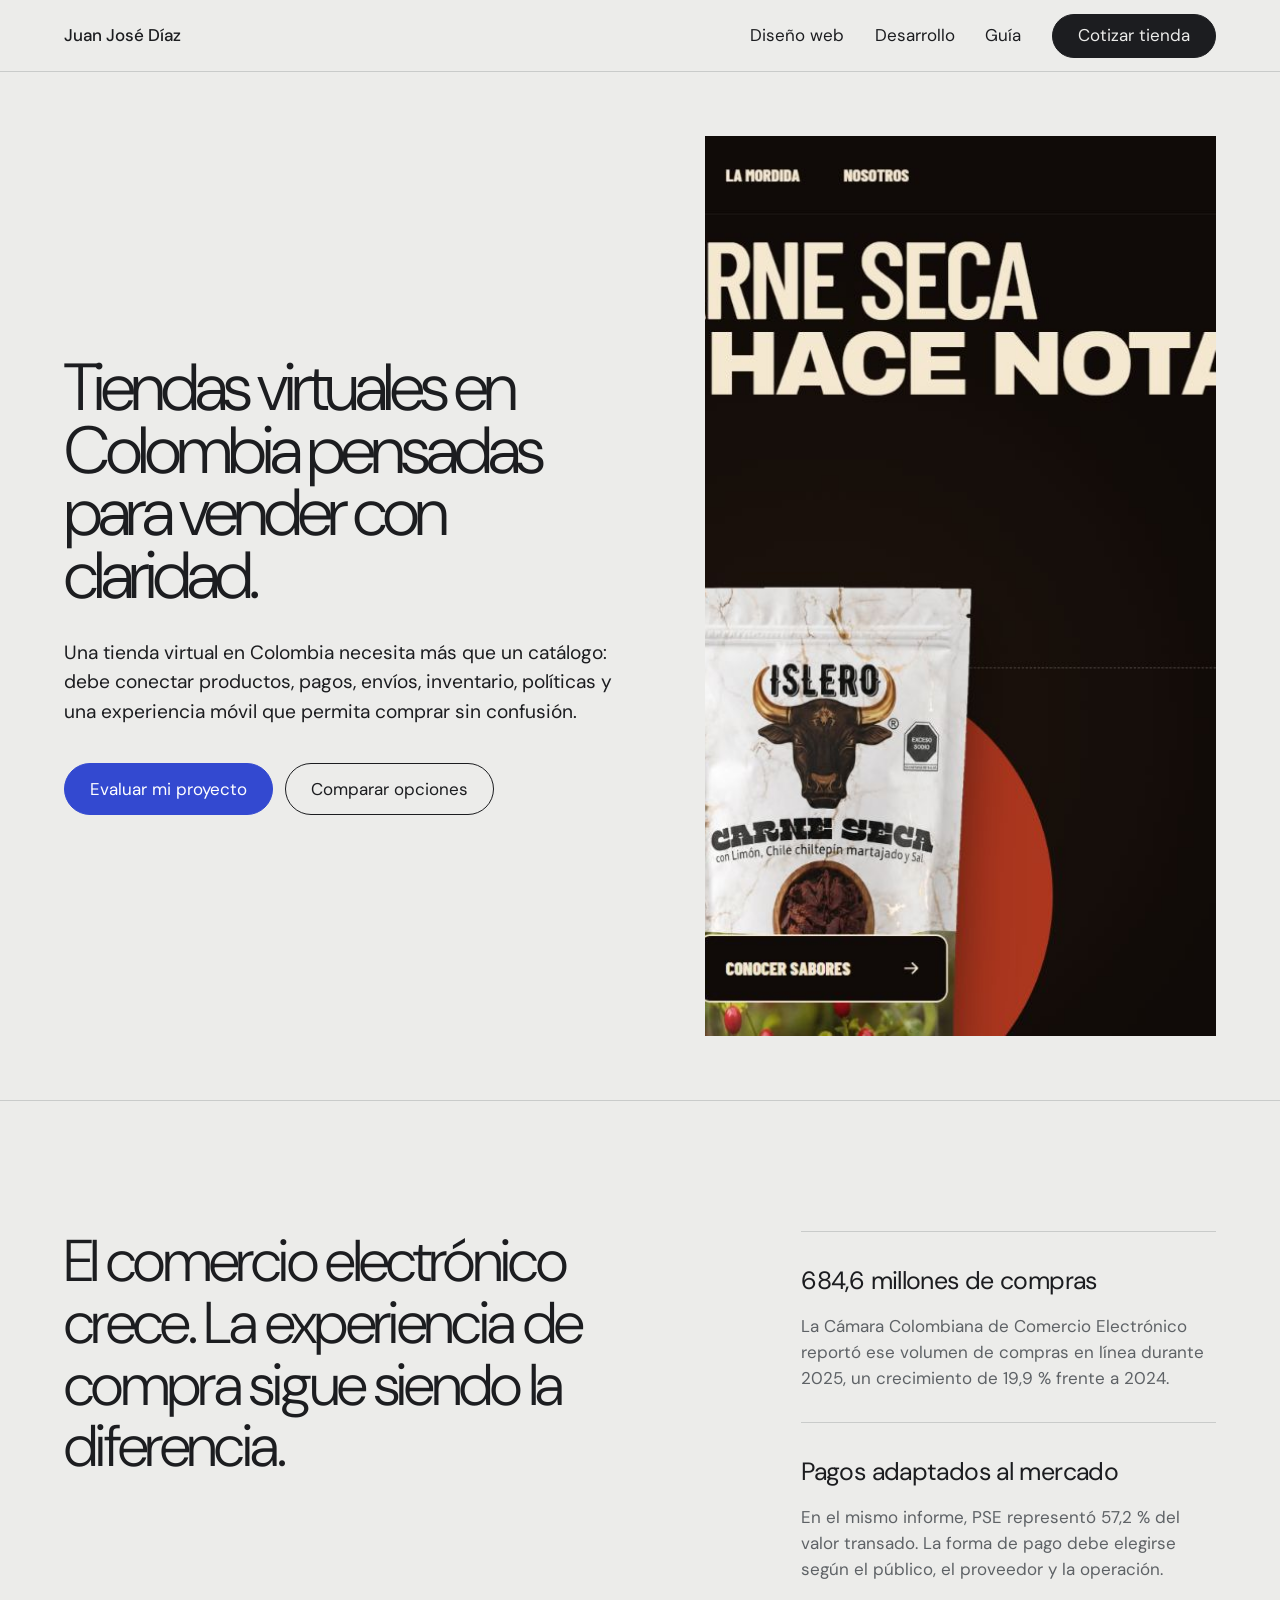
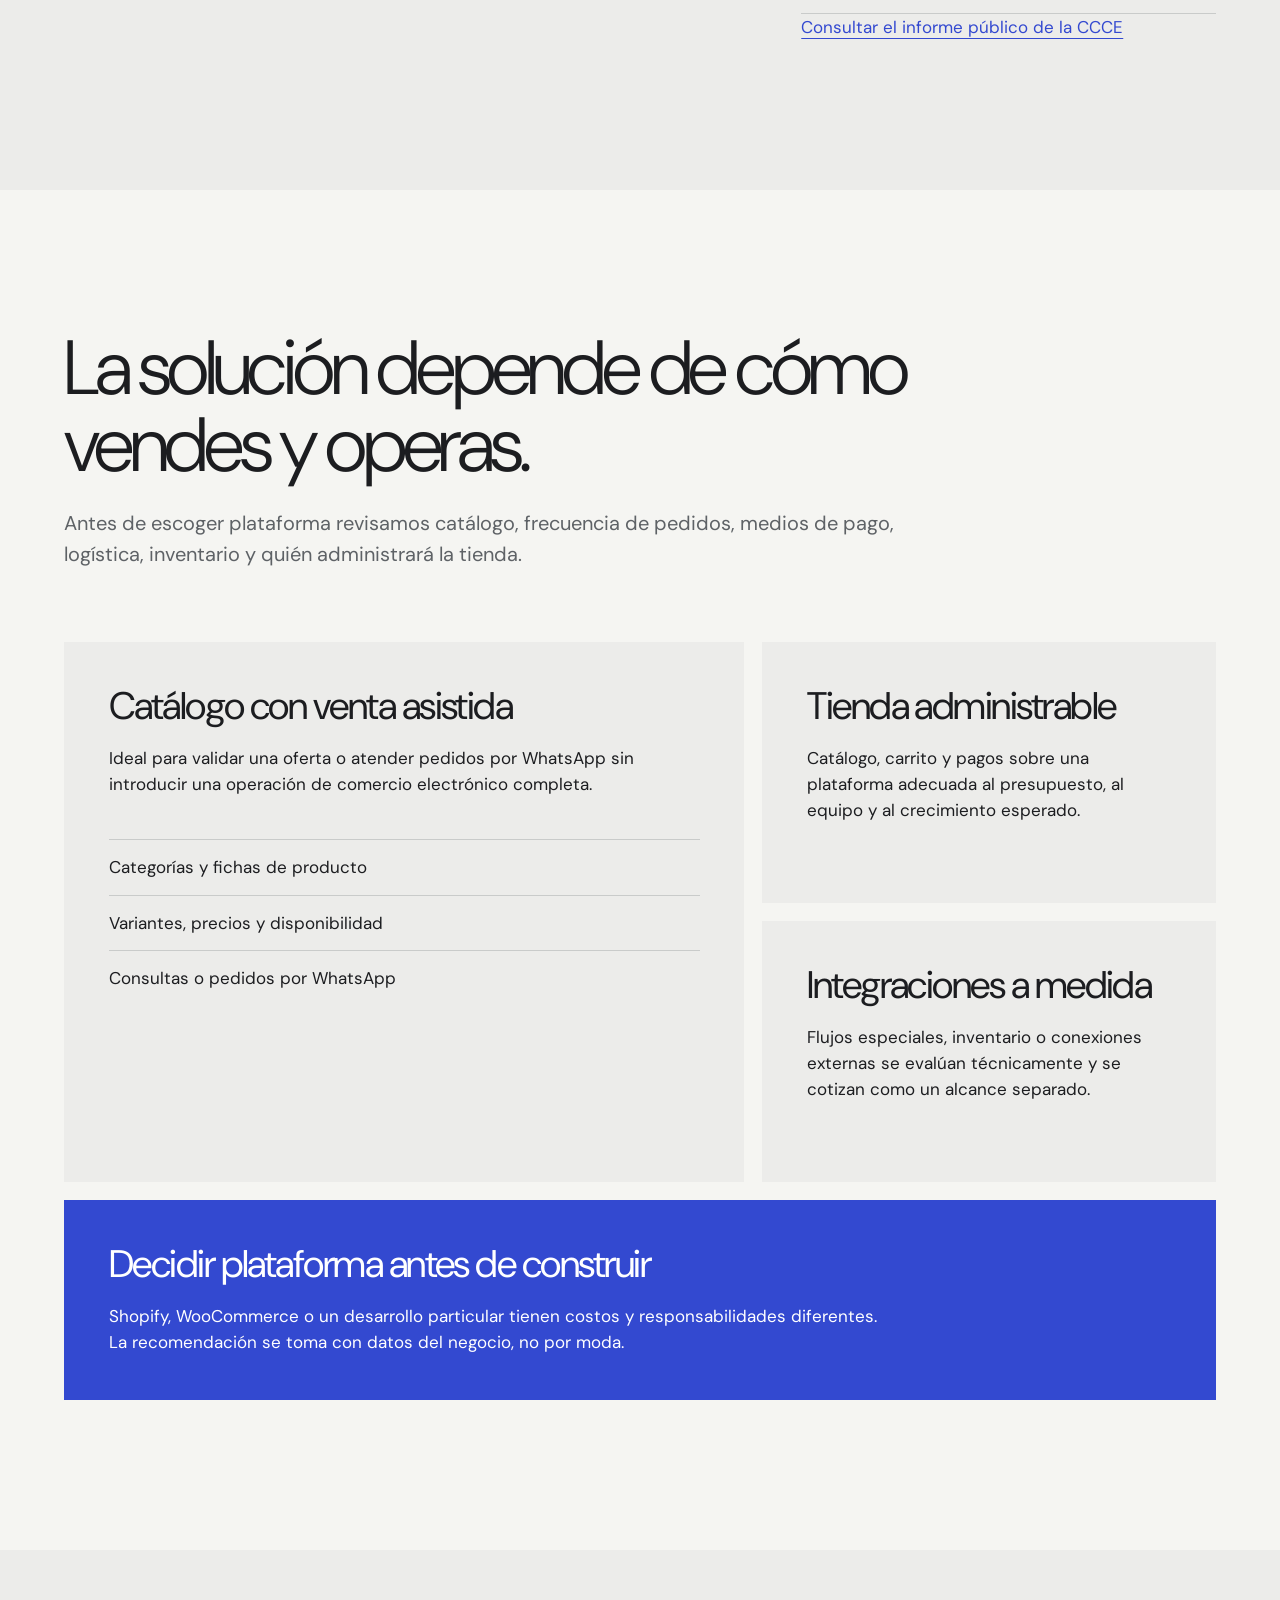
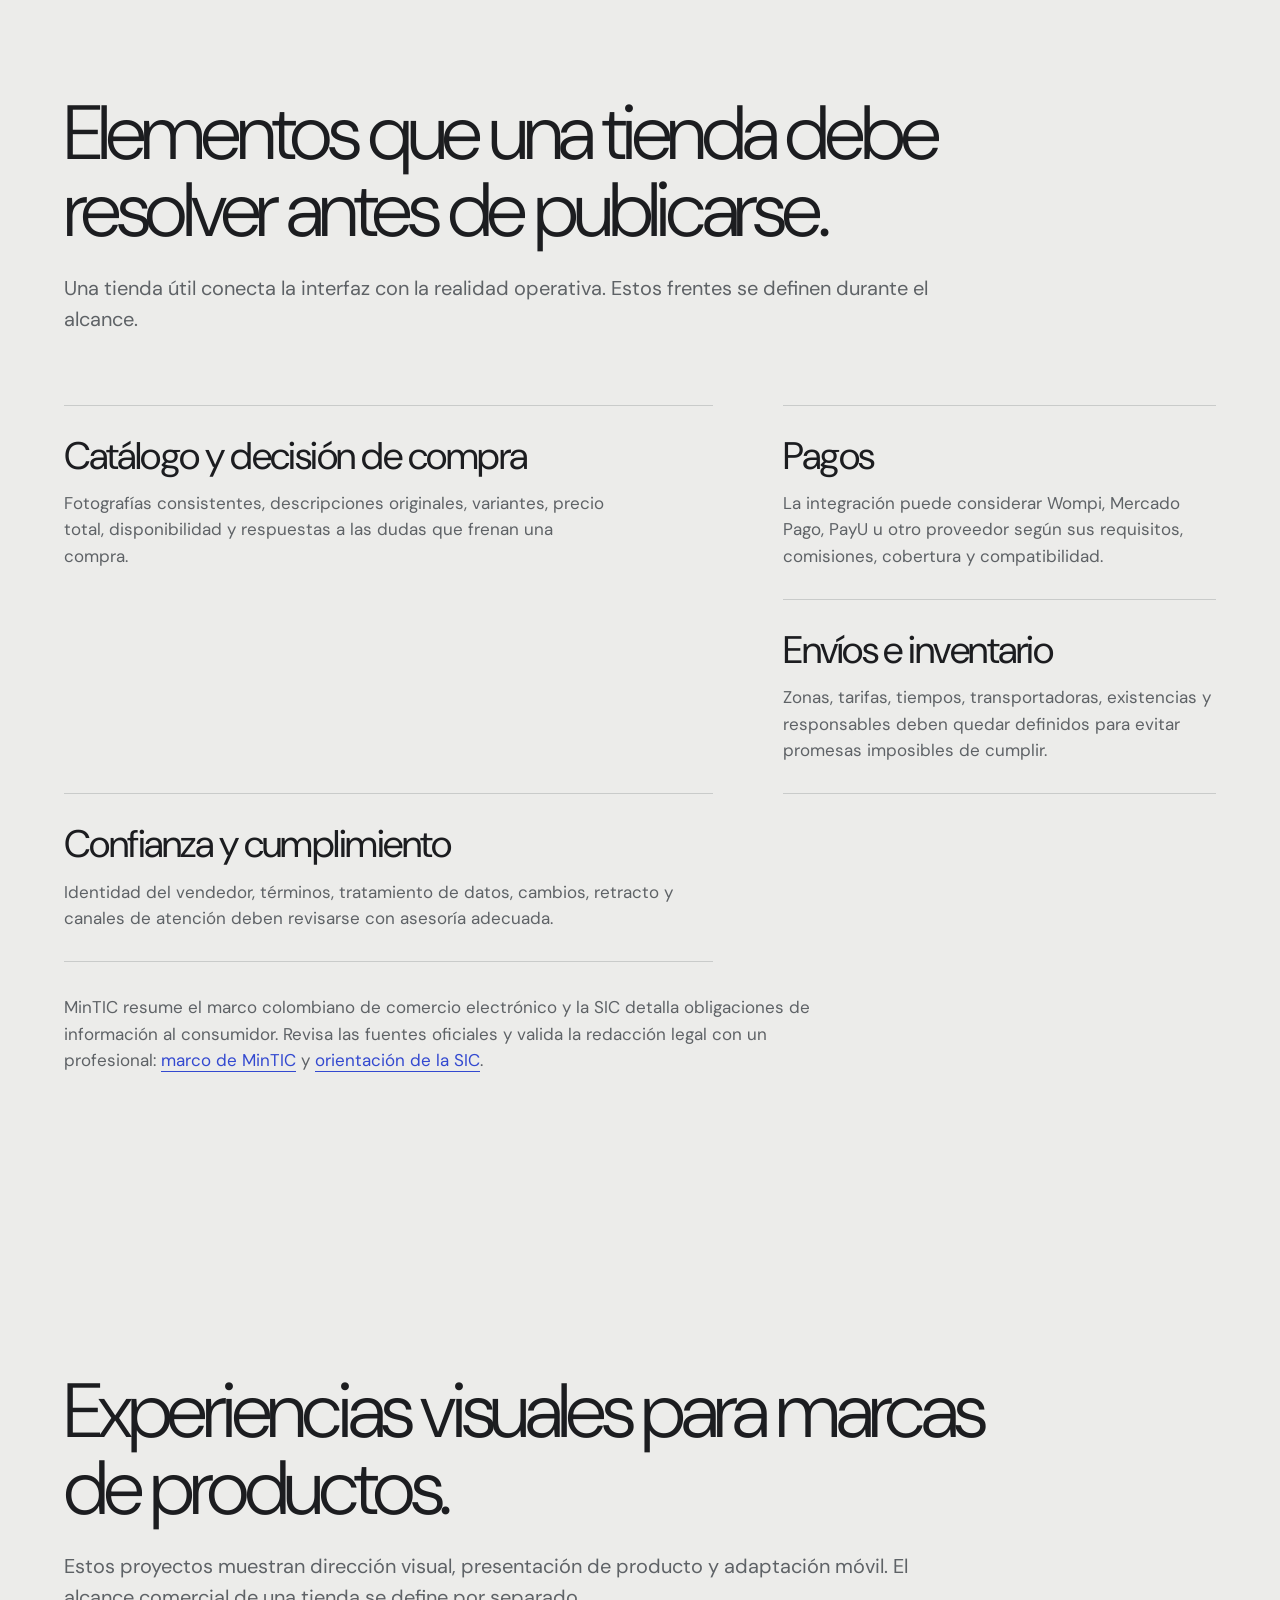
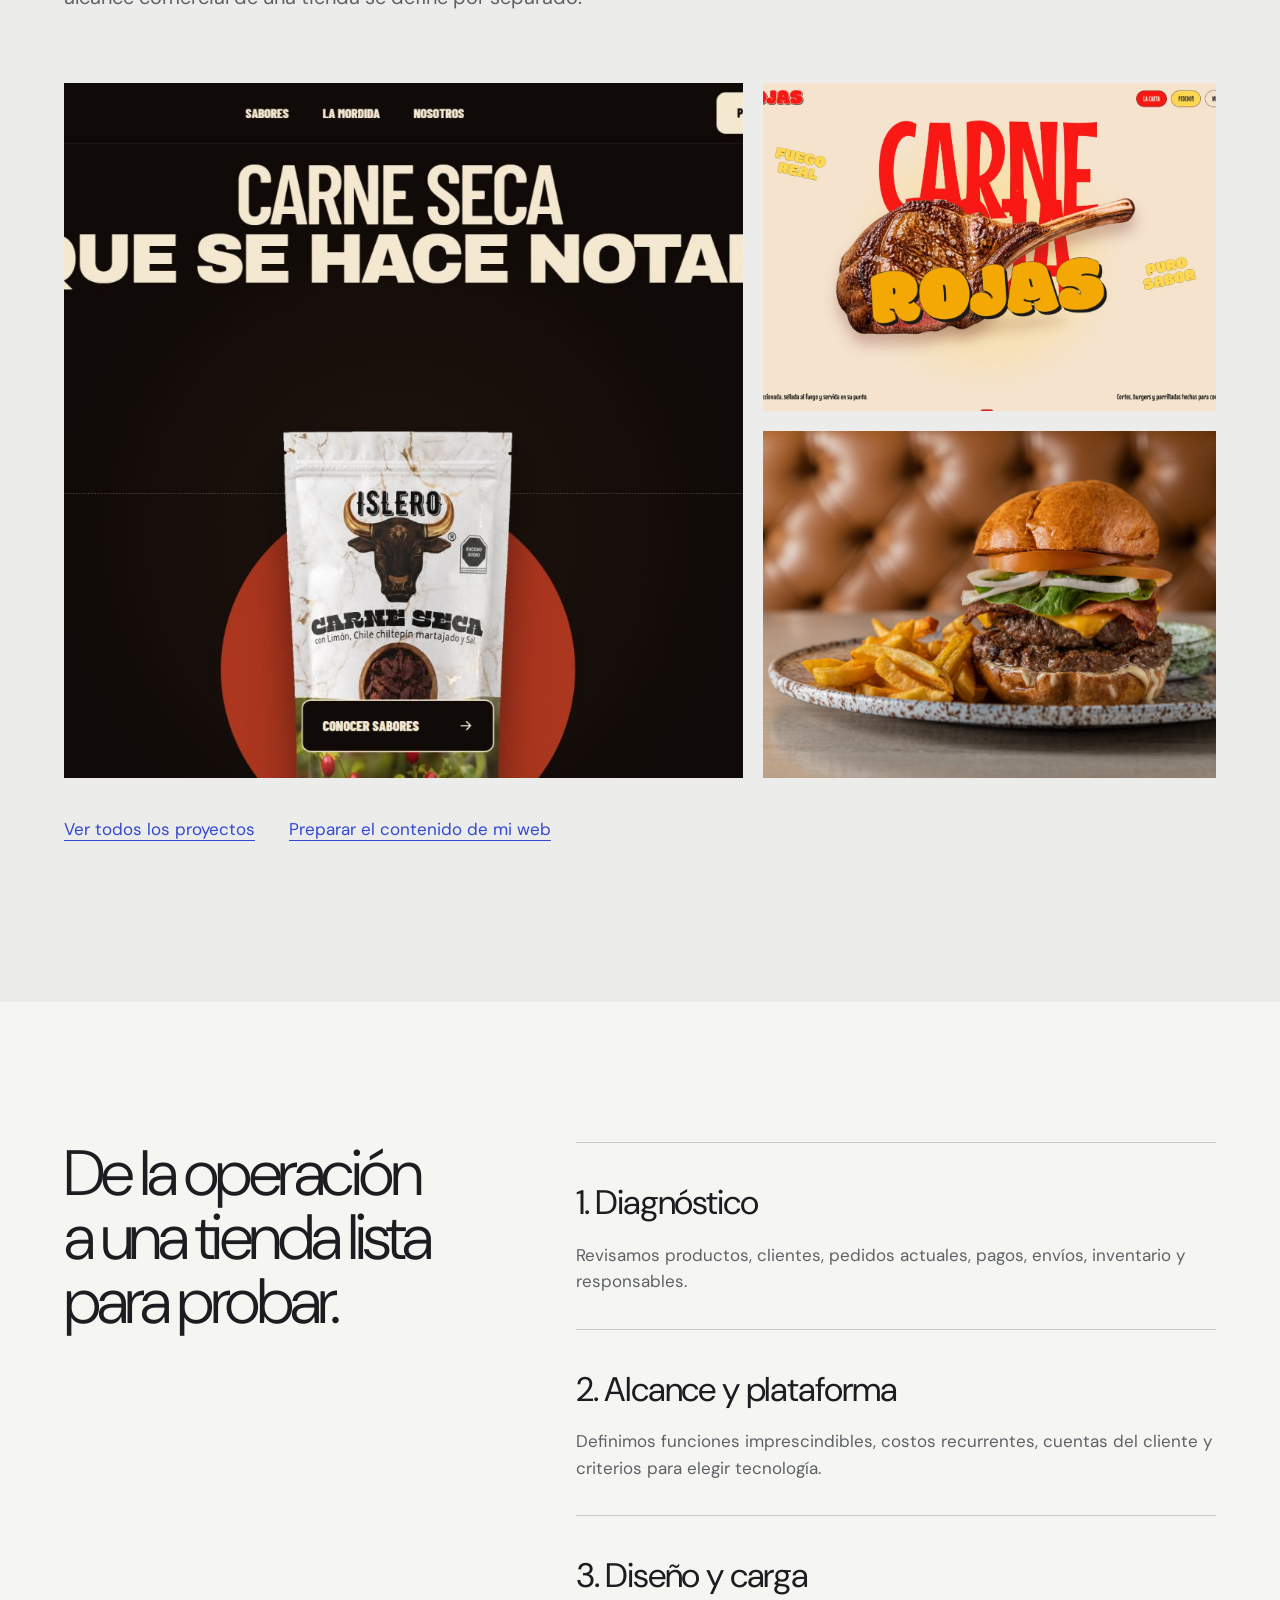
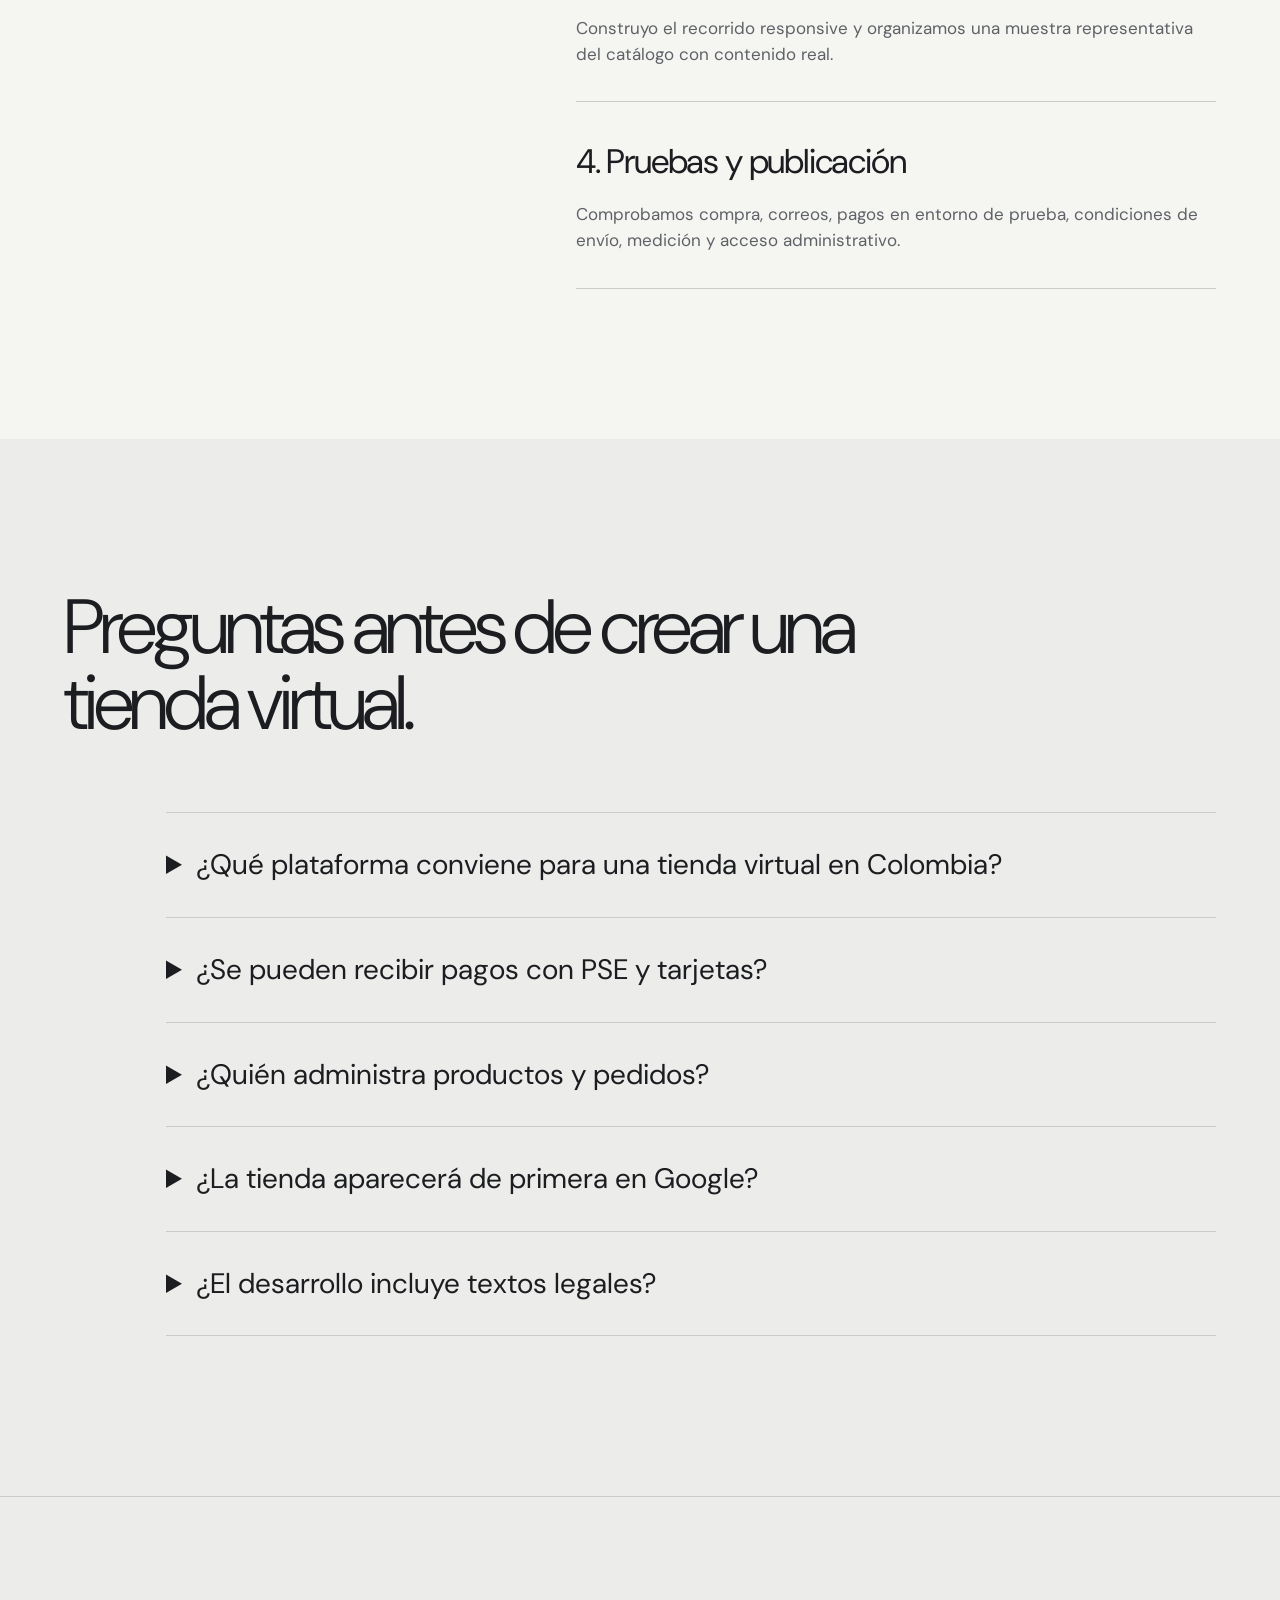
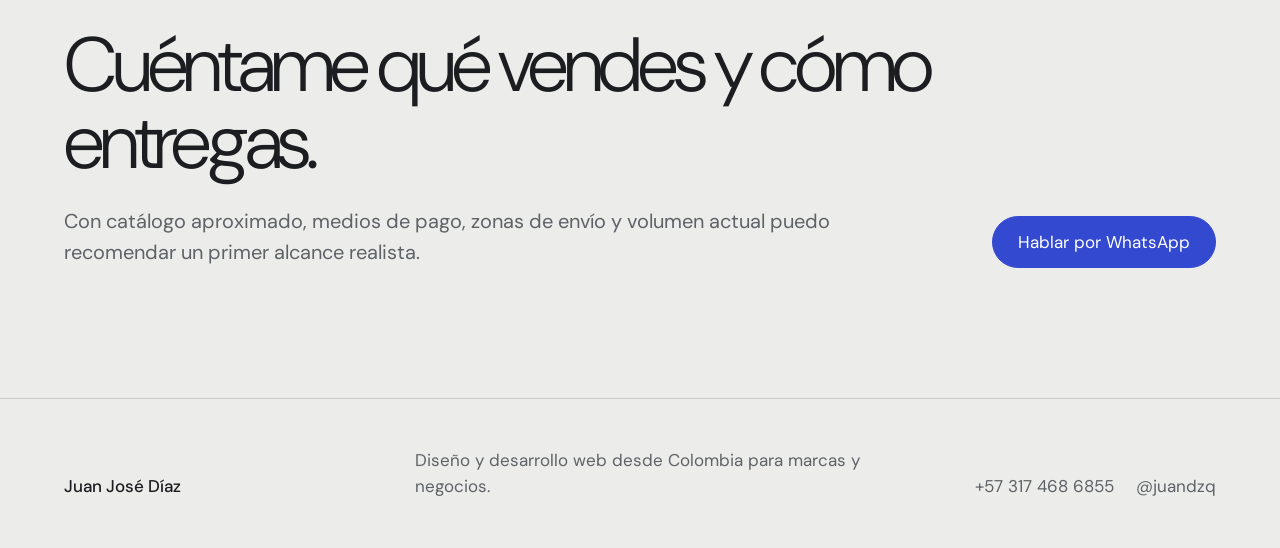
<file: tiendas-virtuales-colombia/index.html>
<!doctype html>
<html lang="es-CO">
<head>
  <meta charset="UTF-8">
  <meta name="viewport" content="width=device-width, initial-scale=1.0">
  <title>Tiendas virtuales en Colombia | Diseño y desarrollo</title>
  <meta name="description" content="Diseño de tiendas virtuales en Colombia con catálogo claro, experiencia móvil, pagos, envíos y una estructura preparada para vender productos en internet.">
  <meta name="author" content="Juan José Díaz Quiñones">
  <meta name="robots" content="index, follow, max-image-preview:large">
  <meta name="theme-color" content="#ececea">
  <link rel="canonical" href="https://juandzq.com/tiendas-virtuales-colombia">
  <link rel="icon" href="../assets/favicon.svg" type="image/svg+xml">
  <link rel="preload" as="image" href="../assets/projects/islero-carne-seca.png" fetchpriority="high">

  <meta property="og:type" content="website">
  <meta property="og:locale" content="es_CO">
  <meta property="og:site_name" content="Juan José Díaz">
  <meta property="og:url" content="https://juandzq.com/tiendas-virtuales-colombia">
  <meta property="og:title" content="Tiendas virtuales en Colombia | Juan José Díaz">
  <meta property="og:description" content="Catálogo, pagos, envíos y experiencia móvil organizados alrededor de una compra clara.">
  <meta property="og:image" content="https://juandzq.com/assets/social/juan-jose-diaz-portafolio-og-square-v3.jpg">
  <meta property="og:image:secure_url" content="https://juandzq.com/assets/social/juan-jose-diaz-portafolio-og-square-v3.jpg">
  <meta property="og:image:type" content="image/jpeg">
  <meta property="og:image:width" content="1200">
  <meta property="og:image:height" content="1200">
  <meta property="og:image:alt" content="Tarjeta cuadrada de Juan José Díaz, diseñador de tiendas virtuales en Colombia">
  <meta property="og:image" content="https://juandzq.com/assets/social/juan-jose-diaz-portafolio-og-v2.jpg">
  <meta property="og:image:secure_url" content="https://juandzq.com/assets/social/juan-jose-diaz-portafolio-og-v2.jpg">
  <meta property="og:image:type" content="image/jpeg">
  <meta property="og:image:width" content="1200">
  <meta property="og:image:height" content="630">
  <meta property="og:image:alt" content="Tarjeta panorámica de Juan José Díaz, diseñador de tiendas virtuales en Colombia">
  <meta name="twitter:card" content="summary_large_image">
  <meta name="twitter:title" content="Tiendas virtuales en Colombia | Juan José Díaz">
  <meta name="twitter:description" content="Diseño y desarrollo de comercio electrónico adaptado a cada negocio.">
  <meta name="twitter:image" content="https://juandzq.com/assets/social/juan-jose-diaz-portafolio-og-v2.jpg">
  <meta name="twitter:image:alt" content="Juan José Díaz, diseñador de tiendas virtuales en Colombia">

  <script type="application/ld+json">
    {
      "@context": "https://schema.org",
      "@graph": [
        {
          "@type": "WebPage",
          "@id": "https://juandzq.com/tiendas-virtuales-colombia#webpage",
          "url": "https://juandzq.com/tiendas-virtuales-colombia",
          "name": "Tiendas virtuales en Colombia | Diseño y desarrollo",
          "description": "Diseño y desarrollo de tiendas virtuales para negocios en Colombia.",
          "inLanguage": "es-CO",
          "breadcrumb": { "@id": "https://juandzq.com/tiendas-virtuales-colombia#breadcrumb" },
          "mainEntity": { "@id": "https://juandzq.com/tiendas-virtuales-colombia#service" }
        },
        {
          "@type": "BreadcrumbList",
          "@id": "https://juandzq.com/tiendas-virtuales-colombia#breadcrumb",
          "itemListElement": [
            { "@type": "ListItem", "position": 1, "name": "Portafolio", "item": "https://juandzq.com/" },
            { "@type": "ListItem", "position": 2, "name": "Tiendas virtuales en Colombia", "item": "https://juandzq.com/tiendas-virtuales-colombia" }
          ]
        },
        {
          "@type": "Service",
          "@id": "https://juandzq.com/tiendas-virtuales-colombia#service",
          "name": "Diseño y desarrollo de tiendas virtuales en Colombia",
          "serviceType": "Diseño y desarrollo de comercio electrónico",
          "description": "Estructura de catálogo, experiencia de compra responsive, configuración técnica e integración de pagos y envíos según el alcance del proyecto.",
          "provider": { "@id": "https://juandzq.com/#juan-jose-diaz" },
          "areaServed": { "@type": "Country", "name": "Colombia" },
          "audience": { "@type": "BusinessAudience", "audienceType": "Tiendas, emprendimientos y marcas que venden productos" }
        },
        {
          "@type": "Person",
          "@id": "https://juandzq.com/#juan-jose-diaz",
          "name": "Juan José Díaz Quiñones",
          "jobTitle": "Diseñador y desarrollador web",
          "url": "https://juandzq.com/",
          "telephone": "+573174686855",
          "sameAs": ["https://www.instagram.com/juandzq/", "https://github.com/JuanLegend"]
        }
      ]
    }
  </script>

  <link rel="preload" href="../assets/fonts/dm-sans-latin.woff2" as="font" type="font/woff2" crossorigin>
  <link rel="stylesheet" href="../fonts.css">
  <link rel="stylesheet" href="../seo-landing.css">
</head>
<body>
  <a class="skip-link" href="#contenido">Saltar al contenido</a>

  <header class="seo-nav">
    <a class="seo-nav__brand" href="../" aria-label="Ir al portafolio de Juan José Díaz">Juan José Díaz</a>
    <nav aria-label="Navegación principal">
      <a href="../diseno-paginas-web-colombia">Diseño web</a>
      <a href="../desarrollador-web-colombia">Desarrollo</a>
      <a href="../guia-pagina-web-negocio-colombia">Guía</a>
      <a class="seo-nav__cta" href="https://wa.me/573174686855?text=Hola%20Juan%2C%20vi%20tu%20servicio%20de%20tiendas%20virtuales%20y%20quiero%20contarte%20mi%20proyecto" target="_blank" rel="noreferrer">Cotizar tienda</a>
    </nav>
  </header>

  <main id="contenido">
    <section class="seo-hero">
      <div class="seo-hero__copy">
        <h1>Tiendas virtuales en Colombia pensadas para vender con claridad.</h1>
        <p>Una tienda virtual en Colombia necesita más que un catálogo: debe conectar productos, pagos, envíos, inventario, políticas y una experiencia móvil que permita comprar sin confusión.</p>
        <div class="seo-actions">
          <a class="seo-button seo-button--primary" href="https://wa.me/573174686855?text=Hola%20Juan%2C%20vi%20tu%20servicio%20de%20tiendas%20virtuales%20y%20quiero%20contarte%20mi%20proyecto" target="_blank" rel="noreferrer">Evaluar mi proyecto</a>
          <a class="seo-button seo-button--secondary" href="#opciones">Comparar opciones</a>
        </div>
      </div>
      <figure class="seo-hero__visual">
        <img src="../assets/projects/islero-carne-seca.png" alt="Ejemplo de diseño para tiendas virtuales en Colombia" width="1440" height="900" fetchpriority="high">
      </figure>
    </section>

    <section class="seo-proof" aria-label="Contexto del comercio electrónico en Colombia">
      <div class="seo-proof__lead" data-reveal>
        <h2>El comercio electrónico crece. La experiencia de compra sigue siendo la diferencia.</h2>
      </div>
      <div class="seo-proof__items">
        <article data-reveal>
          <h3>684,6 millones de compras</h3>
          <p>La Cámara Colombiana de Comercio Electrónico reportó ese volumen de compras en línea durante 2025, un crecimiento de 19,9 % frente a 2024.</p>
        </article>
        <article data-reveal>
          <h3>Pagos adaptados al mercado</h3>
          <p>En el mismo informe, PSE representó 57,2 % del valor transado. La forma de pago debe elegirse según el público, el proveedor y la operación.</p>
        </article>
        <p><a class="seo-text-link" href="https://ccce.org.co/noticias/informe-de-cierre-ecommerce-2025-version-publica/" target="_blank" rel="noreferrer">Consultar el informe público de la CCCE</a></p>
      </div>
    </section>

    <section class="seo-services" id="opciones">
      <header data-reveal>
        <h2>La solución depende de cómo vendes y operas.</h2>
        <p>Antes de escoger plataforma revisamos catálogo, frecuencia de pedidos, medios de pago, logística, inventario y quién administrará la tienda.</p>
      </header>
      <div class="seo-services__grid">
        <article class="seo-service seo-service--featured" data-reveal>
          <h3>Catálogo con venta asistida</h3>
          <p>Ideal para validar una oferta o atender pedidos por WhatsApp sin introducir una operación de comercio electrónico completa.</p>
          <ul>
            <li>Categorías y fichas de producto</li>
            <li>Variantes, precios y disponibilidad</li>
            <li>Consultas o pedidos por WhatsApp</li>
          </ul>
        </article>
        <article class="seo-service" data-reveal>
          <h3>Tienda administrable</h3>
          <p>Catálogo, carrito y pagos sobre una plataforma adecuada al presupuesto, al equipo y al crecimiento esperado.</p>
        </article>
        <article class="seo-service" data-reveal>
          <h3>Integraciones a medida</h3>
          <p>Flujos especiales, inventario o conexiones externas se evalúan técnicamente y se cotizan como un alcance separado.</p>
        </article>
        <article class="seo-service seo-service--accent" data-reveal>
          <h3>Decidir plataforma antes de construir</h3>
          <p>Shopify, WooCommerce o un desarrollo particular tienen costos y responsabilidades diferentes. La recomendación se toma con datos del negocio, no por moda.</p>
        </article>
      </div>
    </section>

    <section class="seo-fit">
      <header data-reveal>
        <h2>Elementos que una tienda debe resolver antes de publicarse.</h2>
        <p>Una tienda útil conecta la interfaz con la realidad operativa. Estos frentes se definen durante el alcance.</p>
      </header>
      <div class="seo-fit__grid">
        <article class="seo-fit__main" data-reveal>
          <h3>Catálogo y decisión de compra</h3>
          <p>Fotografías consistentes, descripciones originales, variantes, precio total, disponibilidad y respuestas a las dudas que frenan una compra.</p>
        </article>
        <article data-reveal>
          <h3>Pagos</h3>
          <p>La integración puede considerar Wompi, Mercado Pago, PayU u otro proveedor según sus requisitos, comisiones, cobertura y compatibilidad.</p>
        </article>
        <article data-reveal>
          <h3>Envíos e inventario</h3>
          <p>Zonas, tarifas, tiempos, transportadoras, existencias y responsables deben quedar definidos para evitar promesas imposibles de cumplir.</p>
        </article>
        <article data-reveal>
          <h3>Confianza y cumplimiento</h3>
          <p>Identidad del vendedor, términos, tratamiento de datos, cambios, retracto y canales de atención deben revisarse con asesoría adecuada.</p>
        </article>
      </div>
      <p>MinTIC resume el marco colombiano de comercio electrónico y la SIC detalla obligaciones de información al consumidor. Revisa las fuentes oficiales y valida la redacción legal con un profesional: <a href="https://observatorioecommerce.mintic.gov.co/797/w3-propertyvalue-915982.html" target="_blank" rel="noreferrer">marco de MinTIC</a> y <a href="https://sedeelectronica.sic.gov.co/sites/default/files/boletin-juridico/boletin/docs/21-171791.pdf" target="_blank" rel="noreferrer">orientación de la SIC</a>.</p>
    </section>

    <section class="seo-work" id="proyectos">
      <header data-reveal>
        <h2>Experiencias visuales para marcas de productos.</h2>
        <p>Estos proyectos muestran dirección visual, presentación de producto y adaptación móvil. El alcance comercial de una tienda se define por separado.</p>
      </header>
      <div class="seo-work__grid">
        <a class="seo-work__main" href="https://islero-carne-seca.vercel.app/" target="_blank" rel="noreferrer" data-reveal>
          <img src="../assets/projects/islero-carne-seca.png" alt="Experiencia web de producto para Islero Carne Seca" width="1440" height="900" loading="lazy">
          <span>Islero Carne Seca</span>
        </a>
        <a href="https://carnes-de-res-rojas.vercel.app/" target="_blank" rel="noreferrer" data-reveal>
          <img src="../assets/projects/carnes-rojas.png" alt="Diseño de marca y página de productos para Carnes Rojas" width="1440" height="900" loading="lazy">
          <span>Carnes Rojas</span>
        </a>
        <a href="https://calisto-burger-bbq.vercel.app/" target="_blank" rel="noreferrer" data-reveal>
          <img src="../assets/projects/calisto-burger-bbq.webp" alt="Página web para Calisto Burger y BBQ" width="2100" height="1400" loading="lazy">
          <span>Calisto Burger &amp; BBQ</span>
        </a>
      </div>
      <div class="seo-work__links">
        <a class="seo-text-link" href="../#trabajo">Ver todos los proyectos</a>
        <a class="seo-text-link" href="../guia-pagina-web-negocio-colombia">Preparar el contenido de mi web</a>
      </div>
    </section>

    <section class="seo-process" id="proceso">
      <header data-reveal><h2>De la operación a una tienda lista para probar.</h2></header>
      <div class="seo-process__steps">
        <article data-reveal><h3>1. Diagnóstico</h3><p>Revisamos productos, clientes, pedidos actuales, pagos, envíos, inventario y responsables.</p></article>
        <article data-reveal><h3>2. Alcance y plataforma</h3><p>Definimos funciones imprescindibles, costos recurrentes, cuentas del cliente y criterios para elegir tecnología.</p></article>
        <article data-reveal><h3>3. Diseño y carga</h3><p>Construyo el recorrido responsive y organizamos una muestra representativa del catálogo con contenido real.</p></article>
        <article data-reveal><h3>4. Pruebas y publicación</h3><p>Comprobamos compra, correos, pagos en entorno de prueba, condiciones de envío, medición y acceso administrativo.</p></article>
      </div>
    </section>

    <section class="seo-faq" id="preguntas">
      <header data-reveal><h2>Preguntas antes de crear una tienda virtual.</h2></header>
      <div class="seo-faq__list">
        <details data-reveal><summary>¿Qué plataforma conviene para una tienda virtual en Colombia?</summary><p>Depende del catálogo, presupuesto, equipo, integraciones y capacidad de mantenimiento. Una evaluación breve evita elegir por popularidad una plataforma que no encaje con la operación.</p></details>
        <details data-reveal><summary>¿Se pueden recibir pagos con PSE y tarjetas?</summary><p>Sí, mediante una pasarela compatible y una cuenta aprobada a nombre del comercio. La disponibilidad, comisión y proceso de vinculación dependen del proveedor elegido.</p></details>
        <details data-reveal><summary>¿Quién administra productos y pedidos?</summary><p>La solución puede quedar administrable para el cliente. Antes de construir definimos quién actualizará precios, inventario, fotografías, estados de pedidos y atención posventa.</p></details>
        <details data-reveal><summary>¿La tienda aparecerá de primera en Google?</summary><p>Nadie puede garantizar esa posición. Se puede preparar una base técnica y fichas de producto útiles, pero la visibilidad depende también de competencia, contenido, autoridad, reputación y seguimiento.</p></details>
        <details data-reveal><summary>¿El desarrollo incluye textos legales?</summary><p>Puedo preparar los espacios y ayudar a organizar la información, pero las políticas y obligaciones específicas deben validarse con asesoría legal y ajustarse a la operación real del negocio.</p></details>
      </div>
    </section>

    <section class="seo-contact">
      <div data-reveal>
        <h2>Cuéntame qué vendes y cómo entregas.</h2>
        <p>Con catálogo aproximado, medios de pago, zonas de envío y volumen actual puedo recomendar un primer alcance realista.</p>
      </div>
      <a class="seo-button seo-button--primary" href="https://wa.me/573174686855?text=Hola%20Juan%2C%20vi%20tu%20servicio%20de%20tiendas%20virtuales%20y%20quiero%20contarte%20mi%20proyecto" target="_blank" rel="noreferrer">Hablar por WhatsApp</a>
    </section>
  </main>

  <footer class="seo-footer">
    <a href="../">Juan José Díaz</a>
    <p>Diseño y desarrollo web desde Colombia para marcas y negocios.</p>
    <div><a href="tel:+573174686855">+57 317 468 6855</a><a href="https://instagram.com/juandzq" target="_blank" rel="noreferrer">@juandzq</a></div>
  </footer>

  <script>
    const reduceMotion = window.matchMedia('(prefers-reduced-motion: reduce)').matches;
    if (!reduceMotion && 'IntersectionObserver' in window) {
      const observer = new IntersectionObserver((entries) => entries.forEach((entry) => {
        if (entry.isIntersecting) { entry.target.classList.add('is-visible'); observer.unobserve(entry.target); }
      }), { threshold: 0.14 });
      document.querySelectorAll('[data-reveal]').forEach((element) => observer.observe(element));
    } else document.querySelectorAll('[data-reveal]').forEach((element) => element.classList.add('is-visible'));
  </script>
</body>
</html>
</file>
<file: fonts.css>
@font-face {
  font-family: "DM Sans";
  font-style: normal;
  font-weight: 300 500;
  font-display: swap;
  src: url("assets/fonts/dm-sans-latin.woff2") format("woff2");
}

@font-face {
  font-family: "Space Mono";
  font-style: normal;
  font-weight: 400;
  font-display: swap;
  src: url("assets/fonts/space-mono-latin.woff2") format("woff2");
}
</file>
<file: styles.css>
:root{--ink:#1c1d20;--paper:#f7f6f2;--gray:#989c9d;--blue:#5365f2;--line:rgba(28,29,32,.18);--pad:clamp(24px,7.8vw,120px);--ease:cubic-bezier(.77,0,.18,1)}
*{box-sizing:border-box}html{scroll-behavior:smooth;background:var(--ink);overflow-x:hidden}body{margin:0;background:var(--paper);color:var(--ink);font-family:"DM Sans",sans-serif;overflow-x:hidden}a{color:inherit;text-decoration:none}button{font:inherit;color:inherit}.skip-link{position:fixed;z-index:2000;top:12px;left:12px;padding:12px 18px;background:white;transform:translateY(-150%)}.skip-link:focus{transform:none}.section-pad{padding-inline:var(--pad)}.eyebrow{margin:0;color:#8c8e93;font:11px/1.2 "Space Mono",monospace;text-transform:uppercase}.loader{position:fixed;z-index:1000;inset:0;display:grid;place-items:center;background:var(--ink);color:white;transition:transform 1s var(--ease)}.loader.is-done{transform:translateY(-101%)}.loader__dot{position:absolute;left:calc(50% - 110px);width:10px;height:10px;border-radius:50%;background:white}.loader__words{position:relative;width:100%;height:72px;overflow:hidden;text-align:center}.loader__words span{position:absolute;inset:0;opacity:0;transform:translateY(100%);font-size:clamp(42px,6vw,72px)}.loader__words span.is-active{animation:loaderWord .42s var(--ease) both}@keyframes loaderWord{0%{opacity:0;transform:translateY(100%)}35%,75%{opacity:1;transform:none}100%{opacity:0;transform:translateY(-100%)}}
.topbar{position:absolute;z-index:30;top:0;left:0;width:100%;display:flex;align-items:center;justify-content:space-between;padding:24px 3.7vw;color:white}.brand{display:flex;gap:7px;align-items:center;height:38px;font-weight:500}.brand__swap{display:inline-grid;overflow:hidden}.brand__swap i{grid-area:1/1;font-style:normal;transition:transform .55s var(--ease)}.brand__swap i:last-child{transform:translateY(110%)}.brand:hover .brand__swap i:first-child{transform:translateY(-110%)}.brand:hover .brand__swap i:last-child{transform:none}.topbar__nav{display:flex;gap:clamp(20px,3vw,52px)}.topbar__nav a{position:relative;padding:10px 0}.topbar__nav a:after{content:"";position:absolute;left:0;right:0;bottom:3px;height:1px;background:white;transform:scaleX(0);transform-origin:right;transition:transform .4s var(--ease)}.topbar__nav a:hover:after{transform:scaleX(1);transform-origin:left}.menu-button{display:none;border:0;background:transparent;cursor:pointer}.menu-button i{width:5px;height:5px;border-radius:50%;background:currentColor}
.hero{position:relative;height:max(760px,100svh);overflow:hidden;background:var(--gray);color:white}.hero__photo{position:absolute;inset:0;display:flex;justify-content:center;align-items:flex-start}.hero__photo:after{content:"";position:absolute;inset:0;background:linear-gradient(90deg,rgba(0,0,0,.035),transparent 30% 70%,rgba(0,0,0,.025));pointer-events:none}.hero__photo img{width:min(68vw,1040px);height:116%;object-fit:cover;object-position:center 18%;mix-blend-mode:normal;transform:translateY(var(--portrait-y,0));will-change:transform}.location-pill{position:absolute;z-index:3;left:0;top:48%;display:flex;align-items:center;gap:25px;padding:18px 17px 18px 3.8vw;border-radius:0 90px 90px 0;background:var(--ink);font-size:17px;line-height:1.08}.globe{display:grid;place-items:center;width:76px;height:76px;border-radius:50%;background:#b7bbbc;perspective:260px}.globe__core{position:relative;width:43px;height:43px;border:2px solid white;border-radius:50%;transform-style:preserve-3d;animation:globeSpin 7s linear infinite}.globe__core i{position:absolute;display:block;border:1px solid rgba(255,255,255,.92);border-radius:50%}.globe__equator{left:-1px;top:19px;width:41px;height:4px}.globe__latitude{left:3px;width:33px;height:13px}.globe__latitude--one{top:7px}.globe__latitude--two{bottom:7px}.globe__longitude{inset:-2px 10px}.globe__longitude--two{transform:rotateY(60deg)}.globe__longitude--three{transform:rotateY(120deg)}@keyframes globeSpin{to{transform:rotateY(360deg)}}.hero__role{position:absolute;z-index:3;right:7.5vw;top:42%;width:280px}.hero__arrow{display:block;margin-bottom:76px;font-size:39px;font-weight:300}.hero__role p{margin:0;font-size:clamp(29px,2.5vw,42px);line-height:1.24}.name-marquee{position:absolute;z-index:4;left:0;bottom:-3.4vw;width:100%;overflow:hidden;white-space:nowrap}.name-marquee__track{display:flex;width:max-content;transform:translate3d(var(--marquee-x,-5vw),0,0);will-change:transform}.name-marquee h1{margin:0;padding-right:.22em;font-size:clamp(126px,13.5vw,220px);line-height:.88;font-weight:400;letter-spacing:-.065em}
.intro{position:relative;display:grid;grid-template-columns:1.5fr .55fr;gap:8vw;min-height:660px;padding-top:165px;padding-bottom:190px}.intro__statement p{margin:0;max-width:900px;font-size:clamp(37px,4vw,67px);line-height:1.17;letter-spacing:-.035em}.intro__statement em{font-style:normal;color:var(--blue)}.intro__aside{align-self:center;max-width:330px;font-size:19px;line-height:1.5}.round-button{position:absolute;right:17%;bottom:62px;display:grid;place-items:center;width:160px;height:160px;border-radius:50%;background:var(--ink);color:white}.magnetic{will-change:transform}.section-heading{display:grid;grid-template-columns:1fr 3fr;align-items:start;padding-bottom:70px}.section-heading>span{font:11px "Space Mono",monospace;text-transform:uppercase;color:#818486}.section-heading h2{margin:0;font-size:clamp(55px,7vw,112px);line-height:.98;font-weight:400;letter-spacing:-.055em}
.profile{padding-top:130px;padding-bottom:170px;background:#e9e8e3}.profile__grid{display:grid;grid-template-columns:1fr 1fr;gap:8vw;align-items:center}.profile__portrait{height:min(72vw,850px);overflow:hidden;background:var(--gray)}.profile__portrait img{width:100%;height:100%;object-fit:cover;object-position:center 15%}.profile__copy{max-width:590px}.profile__lead{font-size:clamp(30px,3vw,48px);line-height:1.15;letter-spacing:-.03em}.profile__copy>p:not(.profile__lead){font-size:19px;line-height:1.55;max-width:520px}.profile__facts{margin-top:70px;border-top:1px solid var(--line)}.profile__facts div{display:grid;grid-template-columns:130px 1fr;padding:18px 0;border-bottom:1px solid var(--line)}.profile__facts span{font:10px "Space Mono",monospace;text-transform:uppercase;color:#76797b}.profile__facts p{margin:0}
.projects{position:relative;padding-top:140px;padding-bottom:170px}.section-label{display:grid;grid-template-columns:80px 1fr auto;padding-bottom:30px;border-bottom:1px solid var(--line);color:#777a7c;font:11px/1.3 "Space Mono",monospace;text-transform:uppercase}.section-label p{margin:0}.project{position:relative;display:block;border-bottom:1px solid var(--line);cursor:pointer;outline:none}.project__row{display:grid;grid-template-columns:1fr 300px 55px;align-items:center;min-height:174px;transition:opacity .35s ease}.project h3{margin:0;font-size:clamp(52px,5.2vw,84px);line-height:1;font-weight:400;letter-spacing:-.045em}.project p,.project span{margin:0;font-size:17px}.project-list:hover .project:not(:hover) .project__row{opacity:.28}.project-preview{pointer-events:none;position:fixed;z-index:50;top:0;left:0;width:430px;height:269px;opacity:0;transform:translate(-50%,-54%) scale(.82);transition:opacity .25s ease,transform .5s var(--ease);overflow:hidden;background:#d8d9da;box-shadow:0 22px 60px rgba(0,0,0,.18)}.project-preview.is-visible{opacity:1;transform:translate(-50%,-54%) scale(1)}.project-preview__art{position:absolute;inset:0;background-color:#ddd;background-position:center;background-repeat:no-repeat;background-size:cover;transition:background-image .25s ease}.project-preview__button{position:absolute;left:50%;top:50%;display:grid;place-items:center;width:88px;height:88px;border-radius:50%;transform:translate(-50%,-50%);background:var(--blue);color:white}.project-cards{display:none}.projects__note{max-width:560px;margin:70px 0 0 auto;font-size:16px;line-height:1.5;color:#6f7274}
.services{padding-top:150px;padding-bottom:170px;background:var(--ink);color:white}.services .section-heading>span{color:#7f8185}.services__list{margin-left:25%;border-top:1px solid rgba(255,255,255,.18)}.services__list article{display:grid;grid-template-columns:70px 1fr 1fr;gap:30px;align-items:center;padding:44px 0;border-bottom:1px solid rgba(255,255,255,.18)}.services__list article>span{font:10px "Space Mono",monospace;color:#888b90}.services__list h3{margin:0;font-size:clamp(36px,4vw,60px);font-weight:400;letter-spacing:-.035em}.services__list p{margin:0;max-width:420px;color:#c4c5c6;line-height:1.55}.showcase{padding:140px 0 170px;background:#ececea;overflow:hidden}.showcase__heading{display:flex;justify-content:space-between;align-items:end;margin-bottom:75px;font:11px "Space Mono",monospace;text-transform:uppercase;color:#777a7c}.showcase__heading p{margin:0}.showcase__viewport{display:grid;gap:46px}.showcase__track{display:flex;gap:46px;width:max-content;will-change:transform}.showcase__track--forward{transform:translate3d(calc(-12% + var(--reel,0px)),0,0)}.showcase__track--reverse{transform:translate3d(calc(-35% - var(--reel,0px)),0,0)}.showcase__track a{position:relative;display:block;width:clamp(430px,38vw,610px);padding:30px;background:#d9dadb;overflow:hidden}.showcase__track a:nth-child(even){background:#dedbd9}.showcase__track img{display:block;width:100%;aspect-ratio:16/10;object-fit:cover;transition:transform .7s var(--ease)}.showcase__track a:hover img{transform:scale(1.025)}.showcase__track span{position:absolute;left:42px;bottom:40px;padding:9px 14px;border-radius:100px;background:rgba(28,29,32,.88);color:white;font-size:12px;opacity:0;transform:translateY(10px);transition:opacity .3s,transform .4s var(--ease)}.showcase__track a:hover span{opacity:1;transform:none}.kinetic{padding:130px 0;background:var(--paper);overflow:hidden}.kinetic__row{width:max-content;white-space:nowrap;font-size:clamp(80px,10vw,165px);line-height:.95;letter-spacing:-.055em}.kinetic__row--left{transform:translateX(calc(-15% + var(--kinetic,0px)))}.kinetic__row--right{transform:translateX(calc(-40% - var(--kinetic,0px)));color:var(--blue)}
.contact{position:relative;margin-top:150px;background:var(--ink);color:white}.contact__curve{position:absolute;left:-5%;top:-130px;width:110%;height:180px;border-radius:0 0 50% 50%;background:var(--paper);transform-origin:center bottom;transform:translateY(var(--curve-y,34px)) scaleY(var(--curve-scale,.72));will-change:transform}.contact__inner{padding-top:170px;padding-bottom:38px}.contact__title{display:flex;align-items:flex-start;gap:24px;max-width:980px;margin-left:8%}.contact__title img{width:78px;height:78px;border-radius:50%;object-fit:cover;object-position:center 18%;background:var(--gray)}.contact h2{margin:0;font-size:clamp(76px,9vw,145px);line-height:.88;font-weight:400;letter-spacing:-.06em}.contact__rule{position:relative;height:160px;margin:55px 8% 30px;border-top:1px solid rgba(255,255,255,.18)}.round-button--blue{right:0;top:-80px;bottom:auto;background:var(--blue)}.contact__links{display:flex;gap:14px;margin-left:8%}.pill{display:grid;place-items:center;min-height:64px;padding:0 34px;border:1px solid rgba(255,255,255,.22);border-radius:100px;transition:border-color .3s}.pill:hover{border-color:white}.contact__meta{display:grid;grid-template-columns:180px 180px 1fr;gap:30px;align-items:end;margin-top:160px}.contact__meta p{margin:9px 0 0}.contact__social{text-align:right}.contact__social a{margin-left:22px}
.menu{pointer-events:none;position:fixed;z-index:80;inset:0;background:rgba(20,21,24,.35);opacity:0;transition:opacity .5s ease}.menu__close{position:absolute;z-index:2;right:30px;top:26px;border:0;background:transparent;color:white;cursor:pointer;opacity:0;transition:opacity .3s}.menu__panel{position:absolute;top:0;right:0;display:flex;flex-direction:column;width:min(620px,100%);height:100%;padding:clamp(90px,12vh,140px) clamp(30px,8vw,90px) 36px;background:var(--ink);color:white;transform:translateX(101%);transition:transform .8s var(--ease)}.menu.is-open{pointer-events:auto;opacity:1}.menu.is-open .menu__panel{transform:none}.menu.is-open .menu__close{opacity:1}.menu nav{margin-top:28px;border-top:1px solid rgba(255,255,255,.2)}.menu nav a{display:flex;align-items:baseline;gap:18px;font-size:clamp(56px,8vw,92px);line-height:1.08;letter-spacing:-.045em}.menu nav a span{width:24px;color:#777a7c;font:10px "Space Mono",monospace}.menu__bottom{margin-top:auto;border-top:1px solid rgba(255,255,255,.2);padding-top:25px}.menu__bottom div{display:flex;gap:25px;margin-top:18px}.reveal,.reveal-lines{opacity:0;transform:translateY(35px);transition:opacity .9s ease,transform .9s var(--ease)}.reveal.is-in,.reveal-lines.is-in{opacity:1;transform:none}
@media(max-width:760px){:root{--pad:24px}.topbar{padding:20px 24px}.topbar__nav{display:none}.menu-button{display:flex;align-items:center;gap:5px;color:white}.hero{height:792px}.hero__photo img{width:100%;height:100%;object-position:center 12%}.location-pill{display:none}.hero__role{top:auto;left:24px;right:auto;bottom:35px;width:auto}.hero__arrow{margin-bottom:27px;font-size:32px}.hero__role p{font-size:27px}.name-marquee{bottom:180px}.name-marquee h1{font-size:100px}.intro{display:block;min-height:650px;padding-top:95px;padding-bottom:185px}.intro__statement p{font-size:35px}.intro__aside{margin-top:42px;margin-left:17%;font-size:17px}.round-button{right:24px;bottom:44px;width:140px;height:140px}.section-heading{display:block;padding-bottom:45px}.section-heading>span{display:block;margin-bottom:28px}.section-heading h2{font-size:52px}.profile{padding-top:90px;padding-bottom:100px}.profile__grid{display:block}.profile__portrait{height:600px;margin-bottom:50px}.profile__copy>p:not(.profile__lead){font-size:17px}.profile__facts{margin-top:45px}.profile__facts div{grid-template-columns:110px 1fr}.projects{padding-top:90px;padding-bottom:100px}.section-label{grid-template-columns:45px 1fr}.section-label span:last-child{display:none}.project-list,.project-preview{display:none}.project-cards{display:block}.project-card{display:block;margin-top:48px}.project-card img{display:block;width:100%;aspect-ratio:16/10;object-fit:cover;background:#ddd}.project-cards h3{margin:24px 0 18px;padding-bottom:18px;border-bottom:1px solid var(--line);font-size:34px;line-height:1.05;font-weight:400;overflow-wrap:anywhere}.project-cards p{display:flex;justify-content:space-between;margin:0;font-size:17px}.projects__note{margin-top:60px}.services{padding-top:90px;padding-bottom:100px}.services__list{margin-left:0}.services__list article{display:block;padding:34px 0}.services__list h3{margin:15px 0;font-size:39px}.services__list p{font-size:16px}.showcase{padding:90px 0 110px}.showcase__heading{display:block;margin-bottom:45px;line-height:1.4}.showcase__heading p{margin-top:16px}.showcase__viewport,.showcase__track{gap:22px}.showcase__track a{width:300px;padding:14px}.showcase__track span{display:none}.kinetic{padding:80px 0}.kinetic__row{font-size:82px}.contact{margin-top:110px}.contact__curve{top:-80px;height:100px}.contact__inner{padding-top:100px}.contact__title{margin-left:0;gap:15px}.contact__title img{width:54px;height:54px}.contact h2{font-size:58px;line-height:.96}.contact__rule{height:145px;margin:70px 0 22px}.round-button--blue{width:150px;height:150px;top:-75px;right:-18px}.contact__links{display:block;margin:0}.pill{margin-bottom:12px;padding:0 18px}.contact__meta{grid-template-columns:1fr 1fr;margin-top:100px;gap:30px 15px}.contact__social{grid-column:1/-1;text-align:left;margin-top:30px}.contact__social a{margin:0 18px 0 0}}
@media(prefers-reduced-motion:reduce){html{scroll-behavior:auto}*,*:before,*:after{animation-duration:.01ms!important;animation-iteration-count:1!important;transition-duration:.01ms!important}.loader{display:none}.reveal,.reveal-lines{opacity:1;transform:none}}
</file>
<file: responsive-fixes.css>
.showcase__track img,
.project-card img {
  height: auto !important;
}

.visually-hidden {
  position: absolute !important;
  width: 1px !important;
  height: 1px !important;
  padding: 0 !important;
  margin: -1px !important;
  overflow: hidden !important;
  clip: rect(0, 0, 0, 0) !important;
  white-space: nowrap !important;
  border: 0 !important;
}

.name-marquee__clone {
  display: block;
  flex: none;
  margin: 0;
  font-size: clamp(112px, 13vw, 220px);
  font-weight: 300;
  line-height: .82;
  letter-spacing: -.065em;
  white-space: nowrap;
}

.intro__statement h2 {
  margin: 0;
  max-width: 900px;
  font-size: clamp(37px, 4vw, 67px);
  font-weight: 400;
  line-height: 1.17;
  letter-spacing: -.035em;
}

@media (max-width: 760px) {
  .name-marquee__clone {
    font-size: 100px;
  }

  .intro__statement h2 {
    font-size: 35px;
  }

  .project-card img {
    height: calc((100vw - 48px) * .625) !important;
  }
}

.section-heading--clean h2 {
  grid-column: 2;
}

.project-list {
  border-top: 1px solid var(--line);
}

.intro + .projects {
  padding-top: 56px;
}

.project__row {
  grid-template-columns: 1fr 300px;
}

.showcase {
  padding-top: 120px;
  padding-bottom: 260px;
  background: var(--paper);
}

.contact {
  margin-top: 0;
}

.contact__curve {
  top: -175px;
  height: 225px;
  transform: translateY(var(--curve-y, 0px)) scaleY(var(--curve-scale, 1));
}

.contact__inner {
  transform: translateY(var(--contact-shift, 0px));
  will-change: transform;
}

.contact__arrow {
  position: absolute;
  right: 2%;
  top: -132px;
  font-size: 34px;
  font-weight: 300;
}

@media (max-width: 760px) {
  .intro + .projects {
    padding-top: 32px;
  }

  .section-heading--clean h2 {
    grid-column: auto;
  }

  .project-cards {
    border-top: 1px solid var(--line);
  }

  .project-cards p {
    display: block;
  }

  .showcase {
    padding-top: 80px;
    padding-bottom: 175px;
  }

  .contact__curve {
    top: -95px;
    height: 125px;
  }

  .contact__arrow {
    right: 5%;
    top: -102px;
    font-size: 28px;
  }
}

@media (prefers-reduced-motion: reduce) {
  .contact__inner {
    transform: none;
  }
}

/* Transición de cierre: el arco es una ventana de 10vh que recorta una
   elipse blanca de gran tamaño, igual que la geometría de la referencia. */
.showcase {
  padding-bottom: 170px;
}

.contact {
  overflow: hidden;
}

.contact__curve-wrap {
  position: absolute;
  z-index: 3;
  top: 0;
  left: 0;
  width: 100%;
  height: var(--curve-height, 10vh);
  min-height: 0;
  overflow: hidden;
  pointer-events: none;
  transform: translateY(-1px);
}

.contact__curve {
  position: absolute;
  top: 0;
  left: 50%;
  width: 150%;
  height: 750%;
  border-radius: 50%;
  background: var(--paper);
  transform: translate(-50%, -86.666%);
  transform-origin: center bottom;
  will-change: transform;
}

.contact__inner {
  position: relative;
  z-index: 1;
  padding-top: clamp(5em, 21vh, 12em);
  transform: translateY(var(--footer-parallax, 0px));
}

.contact h2 {
  font-size: clamp(72px, 7.5vw, 116px);
}

@media (max-width: 760px) {
  .showcase {
    padding-bottom: 130px;
  }

  .contact__curve-wrap {
    height: var(--curve-height, 7.5vh);
    min-height: 0;
  }

  .contact__curve {
    top: 0;
    left: 50%;
    width: 170%;
    height: 750%;
    transform: translate(-50%, -86.666%);
  }

  .contact__inner {
    padding-top: 12vh;
  }

  .contact h2 {
    font-size: 54px;
  }
}

/* Lista de trabajos progresiva, basada en el botón "More work" original. */
.project--extra {
  max-height: 0;
  opacity: 0;
  overflow: hidden;
  pointer-events: none;
  border-color: transparent;
  transform: translateY(32px);
  transition: max-height .85s var(--ease), opacity .5s ease, transform .75s var(--ease), border-color .4s ease;
}

.projects.is-expanded .project--extra {
  max-height: 174px;
  opacity: 1;
  pointer-events: auto;
  border-color: var(--line);
  transform: none;
}

.projects.is-expanded .project--extra:nth-of-type(6) {
  transition-delay: .06s;
}

.projects.is-expanded .project--extra:nth-of-type(7) {
  transition-delay: .12s;
}

.projects.is-expanded .project--extra:nth-of-type(8) {
  transition-delay: .18s;
}

.projects.is-expanded .project--extra:nth-of-type(9) {
  transition-delay: .24s;
}

.projects.is-expanded .project--extra:nth-of-type(10) {
  transition-delay: .3s;
}

.more-work {
  position: relative;
  isolation: isolate;
  display: flex;
  align-items: center;
  justify-content: center;
  width: 160px;
  height: 68px;
  margin: 74px auto 0;
  padding: 0;
  overflow: hidden;
  border: 1px solid var(--line);
  border-radius: 100px;
  background: transparent;
  color: var(--ink);
  font-size: 16px;
  cursor: pointer;
}

.more-work__fill {
  position: absolute;
  z-index: -1;
  left: -10%;
  top: 100%;
  width: 120%;
  height: 220%;
  border-radius: 50%;
  background: var(--blue);
  transition: transform .65s var(--ease);
}

.more-work__label {
  display: inline-flex;
  align-items: flex-start;
  gap: 3px;
  transition: color .35s ease;
}

.more-work__count {
  position: relative;
  top: -3px;
  font-size: 9px;
  line-height: 1;
}

.more-work:hover .more-work__fill,
.projects.is-expanded .more-work__fill {
  transform: translateY(-58%);
}

.more-work:hover .more-work__label,
.projects.is-expanded .more-work__label {
  color: white;
}

@media (max-width: 760px) {
  .project-card--extra {
    display: none;
  }

  .projects.is-expanded .project-card--extra {
    display: block;
    animation: projectCardReveal .75s var(--ease) both;
  }

  .projects.is-expanded .project-card--extra:nth-of-type(6) {
    animation-delay: .08s;
  }

  .projects.is-expanded .project-card--extra:nth-of-type(7) {
    animation-delay: .16s;
  }

  .projects.is-expanded .project-card--extra:nth-of-type(8) {
    animation-delay: .24s;
  }

  .projects.is-expanded .project-card--extra:nth-of-type(9) {
    animation-delay: .32s;
  }

  .projects.is-expanded .project-card--extra:nth-of-type(10) {
    animation-delay: .4s;
  }

  .more-work {
    width: 150px;
    height: 64px;
    margin-top: 62px;
  }
}

@keyframes projectCardReveal {
  from { opacity: 0; transform: translateY(30px); }
  to { opacity: 1; transform: none; }
}

@media (prefers-reduced-motion: reduce) {
  .project--extra {
    transition: none;
  }

  .projects.is-expanded .project-card--extra {
    animation: none;
  }
}
</file>
<file: seo-landing.css>
:root {
  --paper: #ececea;
  --surface: #f5f5f2;
  --ink: #1c1d20;
  --muted: #5e6266;
  --line: #c9cbca;
  --blue: #3349d0;
  --pad: clamp(24px, 5vw, 82px);
  --ease: cubic-bezier(.16, 1, .3, 1);
}

* { box-sizing: border-box; }

html { scroll-behavior: smooth; }

body {
  margin: 0;
  background: var(--paper);
  color: var(--ink);
  font-family: "DM Sans", Arial, sans-serif;
  font-size: 17px;
  line-height: 1.55;
  -webkit-font-smoothing: antialiased;
}

a { color: inherit; text-decoration: none; }
img { display: block; max-width: 100%; }
p { max-width: 65ch; }

.skip-link {
  position: fixed;
  z-index: 10;
  top: 12px;
  left: 12px;
  padding: 12px 18px;
  background: var(--ink);
  color: var(--paper);
  transform: translateY(-160%);
}

.skip-link:focus { transform: none; }

.seo-nav {
  position: relative;
  z-index: 2;
  display: flex;
  min-height: 72px;
  align-items: center;
  justify-content: space-between;
  padding: 0 var(--pad);
  border-bottom: 1px solid var(--line);
}

.seo-nav__brand { font-weight: 500; }
.seo-nav nav { display: flex; align-items: center; gap: clamp(18px, 2.4vw, 42px); }
.seo-nav nav a { transition: opacity .25s ease; }
.seo-nav nav a:hover { opacity: .55; }

.seo-nav__cta,
.seo-button {
  display: inline-flex;
  min-height: 52px;
  align-items: center;
  justify-content: center;
  padding: 0 25px;
  border: 1px solid var(--ink);
  border-radius: 999px;
  white-space: nowrap;
  transition: transform .35s var(--ease), background .35s ease, color .35s ease;
}

.seo-nav__cta { min-height: 44px; background: var(--ink); color: var(--paper); }
.seo-button:active, .seo-nav__cta:active { transform: scale(.98); }
.seo-button--primary { border-color: var(--blue); background: var(--blue); color: #fff; }
.seo-button--primary:hover { transform: translateY(-3px); }
.seo-button--secondary:hover { background: var(--ink); color: var(--paper); }

.seo-hero {
  display: grid;
  min-height: calc(100dvh - 73px);
  grid-template-columns: minmax(0, 1.05fr) minmax(360px, .95fr);
  align-items: center;
  gap: clamp(40px, 6vw, 110px);
  padding: 64px var(--pad);
}

.seo-hero__copy { max-width: 800px; }
.seo-hero h1 {
  max-width: 16ch;
  margin: 0;
  font-size: clamp(52px, 5.2vw, 78px);
  font-weight: 300;
  line-height: .94;
  letter-spacing: -.06em;
}

.seo-hero__copy > p { margin: 30px 0 0; font-size: clamp(19px, 1.5vw, 24px); }
.seo-actions { display: flex; flex-wrap: wrap; gap: 12px; margin-top: 36px; }
.seo-hero__visual { margin: 0; overflow: hidden; background: var(--ink); }
.seo-hero__visual img { width: 100%; min-height: 540px; object-fit: cover; object-position: 64% center; }

.seo-proof,
.seo-services,
.seo-fit,
.seo-work,
.seo-process,
.seo-faq,
.seo-contact,
.seo-footer { padding-right: var(--pad); padding-left: var(--pad); }

.seo-proof {
  display: grid;
  grid-template-columns: 1.2fr .8fr;
  gap: clamp(50px, 9vw, 150px);
  padding-top: 130px;
  padding-bottom: 150px;
  border-top: 1px solid var(--line);
}

.seo-proof__lead h2 { margin: 0; font-size: clamp(37px, 4.6vw, 74px); font-weight: 300; line-height: 1.05; letter-spacing: -.045em; }
.seo-proof__items { align-self: end; }
.seo-proof__items article { padding: 30px 0; border-bottom: 1px solid var(--line); }
.seo-proof__items article:first-child { border-top: 1px solid var(--line); }
.seo-proof h3 { margin: 0 0 12px; font-size: 25px; font-weight: 400; letter-spacing: -.025em; }
.seo-proof__items p { margin: 0; color: var(--muted); }

.seo-services { padding-top: 140px; padding-bottom: 150px; background: var(--surface); }
.seo-services > header, .seo-work > header { max-width: 920px; }
.seo-services h2, .seo-work h2, .seo-process h2, .seo-faq h2, .seo-contact h2 {
  margin: 0;
  font-size: clamp(43px, 6vw, 91px);
  font-weight: 300;
  line-height: 1;
  letter-spacing: -.055em;
}

.seo-services > header p, .seo-work > header p { margin: 24px 0 0; color: var(--muted); font-size: 20px; }
.seo-services__grid {
  display: grid;
  grid-template-columns: 1.2fr .8fr;
  grid-template-areas: "featured corporate" "featured frontend" "accent accent";
  gap: 18px;
  margin-top: 72px;
}

.seo-service { padding: clamp(28px, 3.5vw, 54px); background: var(--paper); }
.seo-service--featured { grid-area: featured; min-height: 540px; }
.seo-service:nth-child(2) { grid-area: corporate; }
.seo-service:nth-child(3) { grid-area: frontend; }
.seo-service--accent { grid-area: accent; background: var(--blue); color: #fff; }
.seo-service h3 { margin: 0 0 18px; font-size: clamp(31px, 3vw, 48px); font-weight: 400; line-height: 1.05; letter-spacing: -.04em; }
.seo-service p { margin: 0; }
.seo-service ul { display: grid; gap: 14px; margin: 42px 0 0; padding: 0; list-style: none; }
.seo-service li { padding-top: 14px; border-top: 1px solid var(--line); }
.seo-service--accent a { text-decoration: underline; text-underline-offset: 4px; }
.seo-services__note { margin: 32px 0 0; color: var(--muted); }
.seo-services__note a, .seo-text-link, .seo-process a, .seo-faq > p a { color: var(--blue); text-decoration: underline; text-underline-offset: 5px; }

.seo-fit { padding-top: 145px; padding-bottom: 150px; }
.seo-fit > header { max-width: 900px; }
.seo-fit h2 {
  margin: 0;
  font-size: clamp(43px, 6vw, 91px);
  font-weight: 300;
  line-height: 1;
  letter-spacing: -.055em;
}
.seo-fit > header p { margin: 24px 0 0; color: var(--muted); font-size: 20px; }
.seo-fit__grid {
  display: grid;
  grid-template-columns: 1.2fr .8fr;
  gap: 0 70px;
  margin-top: 70px;
}
.seo-fit__grid article { padding: 30px 0; border-bottom: 1px solid var(--line); }
.seo-fit__grid article:nth-child(-n+2) { border-top: 1px solid var(--line); }
.seo-fit__main { grid-row: span 2; align-self: stretch; padding-right: 8vw !important; }
.seo-fit h3 { margin: 0 0 14px; font-size: clamp(27px, 3vw, 43px); font-weight: 400; line-height: 1.05; letter-spacing: -.04em; }
.seo-fit__grid p, .seo-fit > p { margin: 0; color: var(--muted); }
.seo-fit > p { margin-top: 32px; }
.seo-fit > p a { color: var(--blue); text-decoration: underline; text-underline-offset: 5px; }

.seo-work { padding-top: 150px; padding-bottom: 160px; }
.seo-work__grid {
  display: grid;
  grid-template-columns: 1.2fr .8fr;
  gap: 20px;
  margin-top: 70px;
}
.seo-work__grid a { display: block; }
.seo-work__main { grid-row: span 2; }
.seo-work__grid img { width: 100%; height: 100%; min-height: 270px; object-fit: cover; transition: transform .65s var(--ease); }
.seo-work__grid a { overflow: hidden; background: #d8d9d8; }
.seo-work__grid a:hover img { transform: scale(1.025); }
.seo-work__grid span { display: block; padding: 17px 0 0; background: var(--paper); font-size: 18px; }
.seo-work__links { display: flex; flex-wrap: wrap; gap: 18px 34px; margin-top: 38px; }
.seo-text-link { display: inline-block; }

.seo-process { display: grid; grid-template-columns: .75fr 1.25fr; gap: clamp(50px, 10vw, 170px); padding-top: 140px; padding-bottom: 150px; background: var(--surface); }
.seo-process h2 { position: sticky; top: 40px; font-size: clamp(45px, 5vw, 78px); }
.seo-process__steps article { padding: 34px 0; border-bottom: 1px solid var(--line); }
.seo-process__steps article:first-child { border-top: 1px solid var(--line); }
.seo-process h3 { margin: 0 0 12px; font-size: 34px; font-weight: 400; letter-spacing: -.035em; }
.seo-process__steps p, .seo-process > p { margin: 0; color: var(--muted); }
.seo-process > p { grid-column: 2; }

.seo-faq { padding-top: 150px; padding-bottom: 160px; }
.seo-faq header { max-width: 900px; margin-bottom: 70px; }
.seo-faq__list { max-width: 1050px; margin-left: auto; }
.seo-faq details { border-bottom: 1px solid var(--line); }
.seo-faq details:first-child { border-top: 1px solid var(--line); }
.seo-faq summary { padding: 30px 48px 30px 0; font-size: clamp(21px, 2.2vw, 31px); cursor: pointer; }
.seo-faq details p { margin: 0; padding: 0 0 30px; color: var(--muted); }
.seo-faq > p { margin: 34px 0 0 auto; max-width: 1050px; }

.seo-contact {
  display: grid;
  grid-template-columns: 1fr auto;
  align-items: end;
  gap: 50px;
  padding-top: 130px;
  padding-bottom: 130px;
  border-top: 1px solid var(--line);
}
.seo-contact h2 { max-width: 920px; }
.seo-contact p { margin: 25px 0 0; color: var(--muted); font-size: 20px; }

.seo-footer {
  display: grid;
  grid-template-columns: 1fr 1.4fr 1fr;
  gap: 30px;
  align-items: end;
  padding-top: 48px;
  padding-bottom: 48px;
  border-top: 1px solid var(--line);
  color: var(--muted);
}
.seo-footer > a { color: var(--ink); font-weight: 500; }
.seo-footer p { margin: 0; }
.seo-footer div { display: flex; justify-content: flex-end; gap: 22px; }

.seo-article { padding-bottom: 140px; }
.seo-article__hero {
  max-width: 1240px;
  padding: clamp(72px, 9vw, 145px) var(--pad) clamp(58px, 7vw, 110px);
}
.seo-article__eyebrow { margin: 0 0 28px; color: var(--blue); font-weight: 500; }
.seo-article__hero h1 {
  max-width: 14ch;
  margin: 0;
  font-size: clamp(50px, 7vw, 106px);
  font-weight: 300;
  line-height: .95;
  letter-spacing: -.06em;
}
.seo-article__dek { margin: 36px 0 0; font-size: clamp(20px, 2vw, 28px); }
.seo-article__byline { display: flex; align-items: center; gap: 16px; margin-top: 38px; color: var(--muted); }
.seo-article__byline img { width: 58px; height: 58px; border-radius: 50%; object-fit: cover; }
.seo-article__byline p { margin: 0; }
.seo-article__byline a { color: var(--ink); text-decoration: underline; text-underline-offset: 4px; }
.seo-article__cover { margin: 0 var(--pad); overflow: hidden; background: var(--surface); }
.seo-article__cover img { width: 100%; max-height: 760px; object-fit: cover; }
.seo-article__layout {
  display: grid;
  grid-template-columns: minmax(190px, .55fr) minmax(0, 1.45fr);
  gap: clamp(60px, 10vw, 170px);
  padding: clamp(90px, 11vw, 170px) var(--pad) 0;
}
.seo-article__toc { position: sticky; top: 34px; display: flex; height: fit-content; flex-direction: column; gap: 12px; }
.seo-article__toc strong { margin-bottom: 8px; }
.seo-article__toc a { color: var(--muted); }
.seo-article__toc a:hover { color: var(--blue); }
.seo-article__body { max-width: 860px; }
.seo-article__body section { scroll-margin-top: 36px; margin-bottom: clamp(75px, 9vw, 130px); }
.seo-article__body h2 { margin: 0 0 30px; font-size: clamp(37px, 4.8vw, 68px); font-weight: 300; line-height: 1; letter-spacing: -.05em; }
.seo-article__body h3 { margin: 0 0 18px; font-size: clamp(25px, 2.5vw, 34px); font-weight: 400; letter-spacing: -.035em; }
.seo-article__body p { margin: 0 0 24px; font-size: 19px; }
.seo-article__body a:not(.seo-button) { color: var(--blue); text-decoration: underline; text-underline-offset: 5px; }
.seo-article__body ul { display: grid; gap: 13px; padding-left: 23px; }
.seo-article__checklist, .seo-article__mistakes { padding: clamp(28px, 4vw, 52px); background: var(--surface); }
.seo-article__cta { padding-top: 60px; border-top: 1px solid var(--line); }
.seo-article__cta .seo-button { margin-top: 15px; color: #fff; text-decoration: none; }

[data-reveal] { opacity: 0; transform: translateY(26px); transition: opacity .75s ease, transform .8s var(--ease); }
[data-reveal].is-visible { opacity: 1; transform: none; }
:focus-visible { outline: 3px solid var(--blue); outline-offset: 4px; }

@media (prefers-color-scheme: dark) {
  :root {
    --paper: #191a1d;
    --surface: #212226;
    --ink: #f0f0ec;
    --muted: #b8babd;
    --line: #404247;
  }
  .seo-button--primary, .seo-service--accent { color: #fff; }
  .seo-work__grid span { background: var(--paper); }
}

@media (max-width: 900px) {
  .seo-nav nav > a:not(.seo-nav__cta) { display: none; }
  .seo-hero { grid-template-columns: 1fr; padding-top: 48px; }
  .seo-hero h1 { max-width: 14ch; font-size: clamp(47px, 12vw, 78px); }
  .seo-hero__visual img { min-height: 420px; }
  .seo-proof, .seo-process { grid-template-columns: 1fr; }
  .seo-proof { padding-top: 95px; padding-bottom: 105px; }
  .seo-services, .seo-fit, .seo-work, .seo-faq { padding-top: 100px; padding-bottom: 110px; }
  .seo-services__grid { grid-template-columns: 1fr; grid-template-areas: "featured" "corporate" "frontend" "accent"; }
  .seo-service--featured { min-height: auto; }
  .seo-fit__grid { grid-template-columns: 1fr; gap: 0; }
  .seo-fit__grid article:nth-child(2) { border-top: 0; }
  .seo-fit__main { grid-row: auto; padding-right: 0 !important; }
  .seo-process { padding-top: 100px; padding-bottom: 110px; }
  .seo-process h2 { position: static; }
  .seo-process > p { grid-column: 1; }
  .seo-contact { grid-template-columns: 1fr; align-items: start; padding-top: 100px; padding-bottom: 100px; }
  .seo-contact .seo-button { justify-self: start; }
  .seo-footer { grid-template-columns: 1fr; }
  .seo-footer div { justify-content: flex-start; }
  .seo-article__layout { grid-template-columns: 1fr; gap: 65px; }
  .seo-article__toc { position: static; padding-bottom: 34px; border-bottom: 1px solid var(--line); }
}

@media (max-width: 620px) {
  body { font-size: 16px; }
  .seo-nav { min-height: 64px; }
  .seo-nav__cta { min-height: 42px; padding: 0 19px; }
  .seo-hero { min-height: auto; padding-top: 42px; padding-bottom: 82px; }
  .seo-hero h1 { font-size: 45px; line-height: .98; }
  .seo-hero__copy > p { margin-top: 23px; font-size: 18px; }
  .seo-actions { align-items: stretch; flex-direction: column; }
  .seo-button { width: 100%; }
  .seo-hero__visual img { min-height: 340px; object-position: 65% center; }
  .seo-proof { gap: 55px; }
  .seo-proof__lead h2 { font-size: 38px; }
  .seo-services h2, .seo-fit h2, .seo-work h2, .seo-process h2, .seo-faq h2, .seo-contact h2 { font-size: 45px; }
  .seo-services__grid, .seo-work__grid { margin-top: 48px; }
  .seo-work__grid { grid-template-columns: 1fr; }
  .seo-work__main { grid-row: auto; }
  .seo-work__grid img { min-height: 230px; aspect-ratio: 16 / 10; }
  .seo-faq header { margin-bottom: 48px; }
  .seo-faq summary { padding: 24px 35px 24px 0; font-size: 20px; }
  .seo-footer div { flex-direction: column; gap: 8px; }
  .seo-article { padding-bottom: 90px; }
  .seo-article__hero h1 { font-size: 48px; }
  .seo-article__cover { margin-right: 0; margin-left: 0; }
  .seo-article__cover img { min-height: 280px; }
  .seo-article__layout { padding-top: 75px; }
  .seo-article__body p { font-size: 17px; }
}

@media (prefers-reduced-motion: reduce) {
  html { scroll-behavior: auto; }
  *, *::before, *::after { animation: none !important; transition: none !important; }
  [data-reveal] { opacity: 1; transform: none; }
}
</file>
